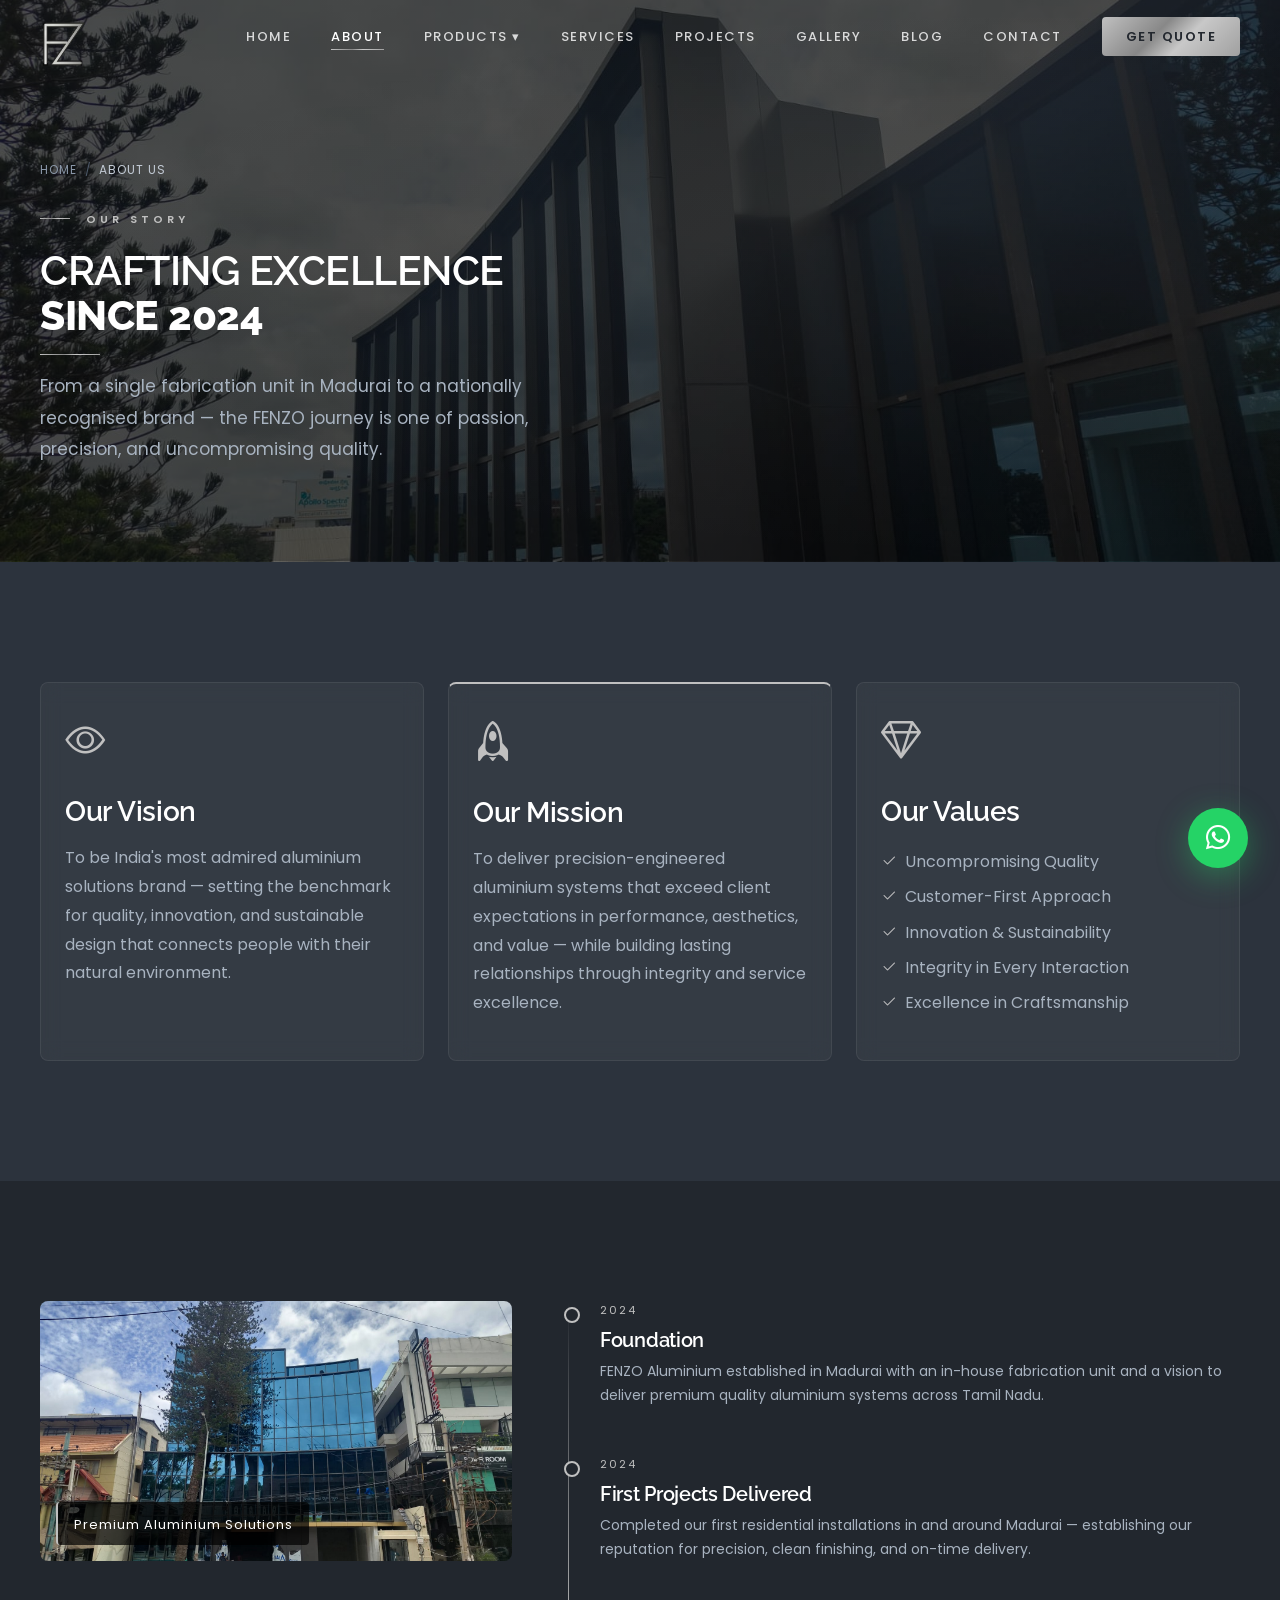
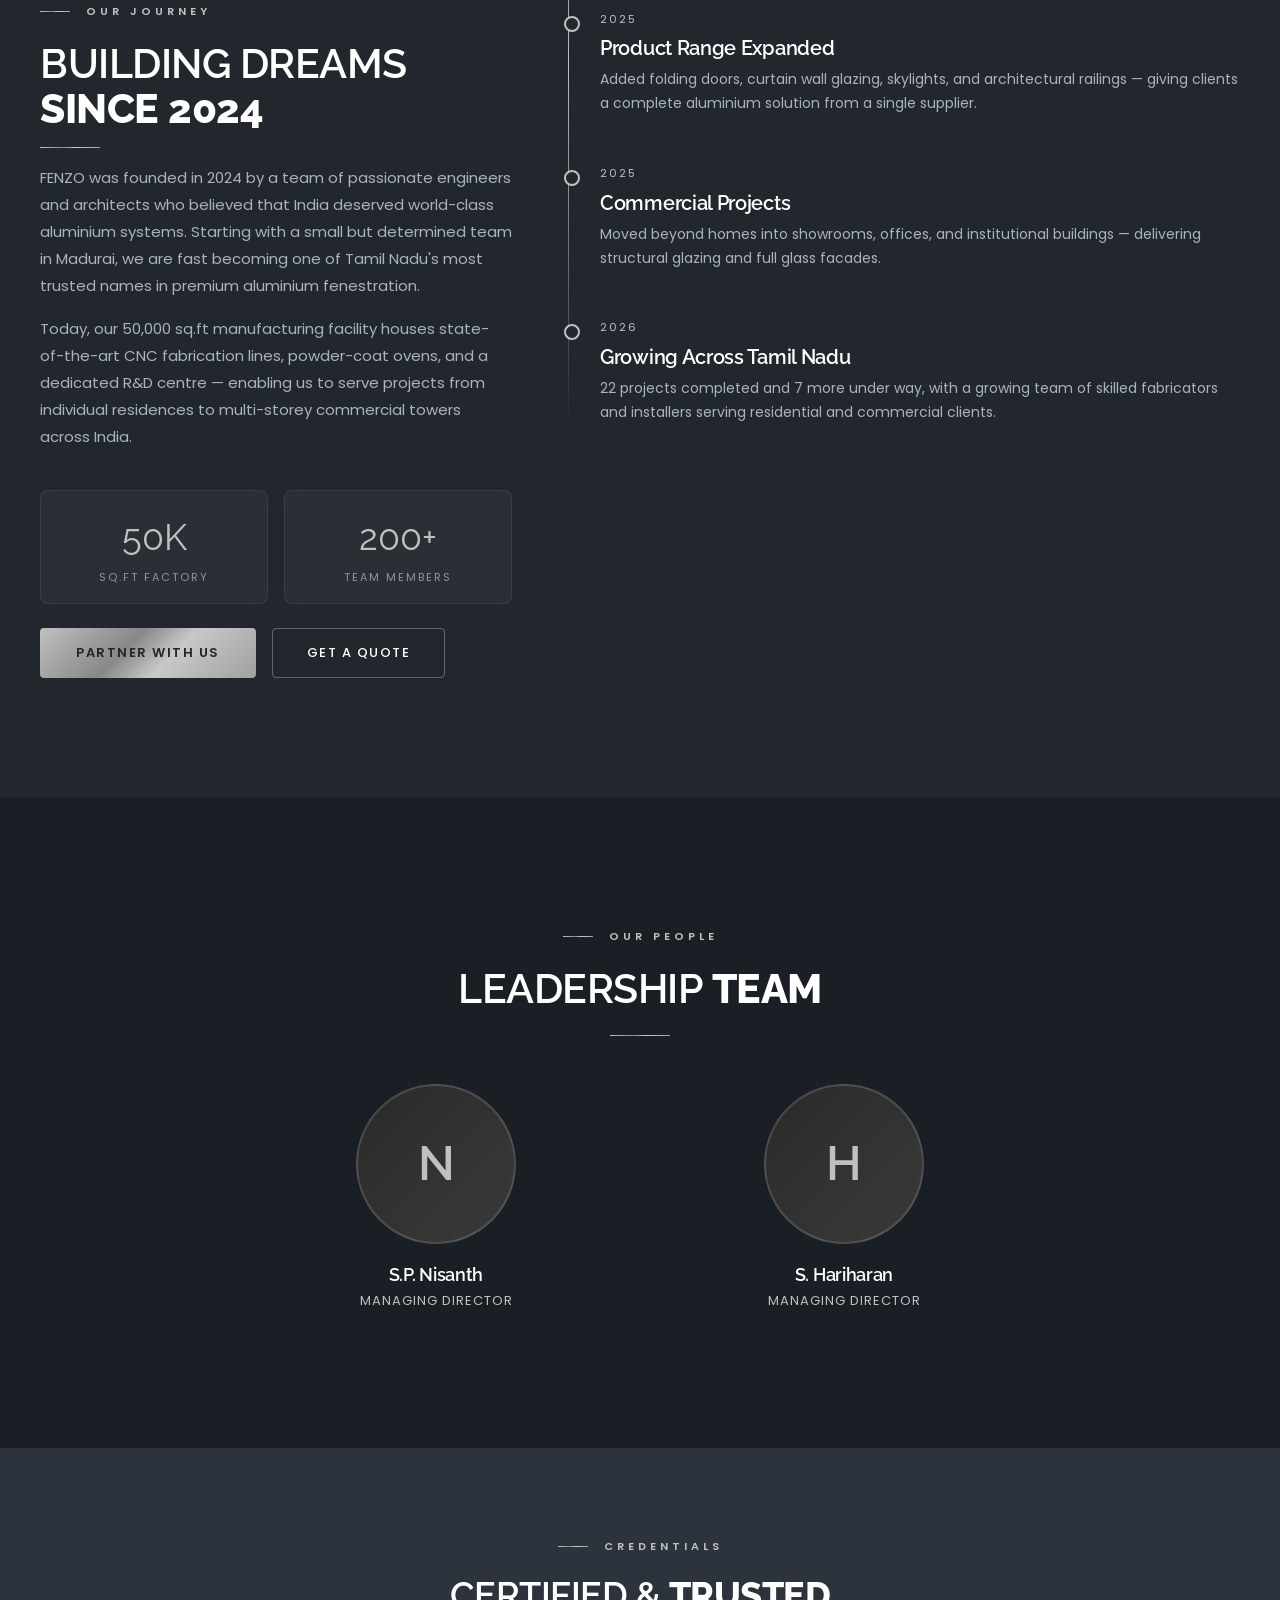
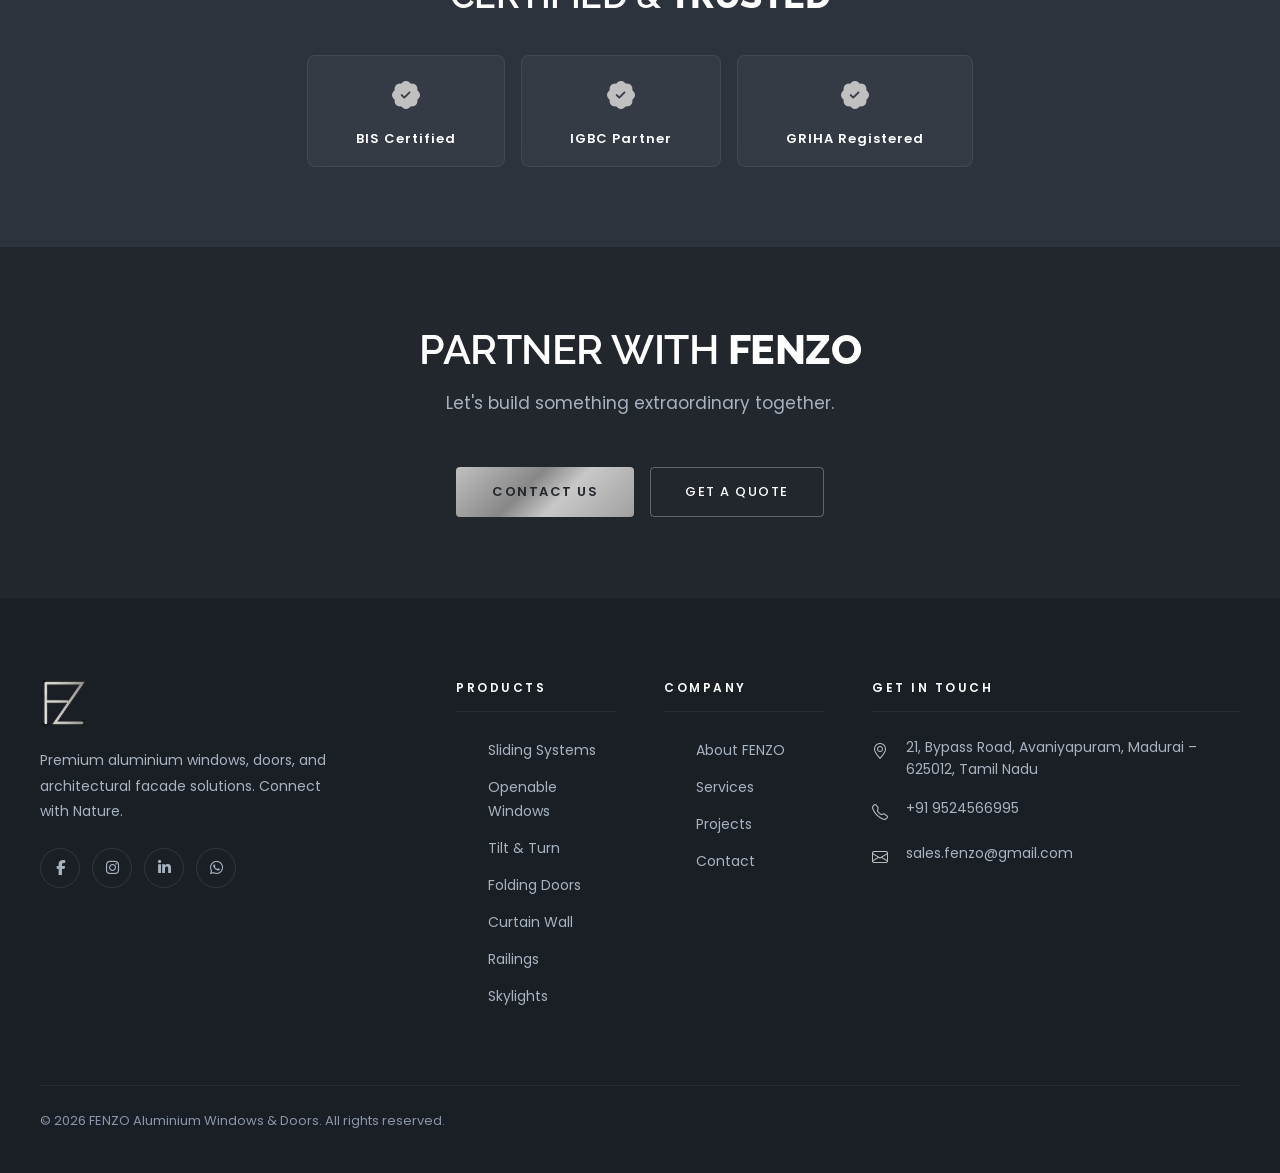
<file: about.html>
﻿<!DOCTYPE html>
<html lang="en">
<head>
  <meta charset="UTF-8">
  <meta name="viewport" content="width=device-width, initial-scale=1.0">
  <title>About FENZO | Premium Aluminium Windows & Doors Manufacturer Madurai</title>
  <meta name="description" content="Learn about FENZO Aluminium — 15+ years of manufacturing excellence. Based in Madurai, serving all of India with premium aluminium windows, doors & facade systems.">
  <link href="https://cdn.jsdelivr.net/npm/bootstrap@5.3.3/dist/css/bootstrap.min.css" rel="stylesheet">
  <link rel="stylesheet" href="https://cdn.jsdelivr.net/npm/bootstrap-icons@1.11.3/font/bootstrap-icons.min.css">
  <link rel="stylesheet" href="https://cdnjs.cloudflare.com/ajax/libs/font-awesome/6.5.0/css/all.min.css">
  <link href="https://fonts.googleapis.com/css2?family=Raleway:wght@300;400;500;600;700;800;900&family=Poppins:wght@300;400;500;600;700&display=swap" rel="stylesheet">
  <link rel="stylesheet" href="css/fenzo.css">
</head>
<body>

<div id="preloader"><div class="preloader-inner"><img src="images/logo1.png" alt="FENZO" class="preloader-logo"><div class="preloader-bar"><div class="preloader-bar-fill"></div></div></div></div>

<nav class="navbar-fenzo">
  <div class="nav-inner">
    <a href="index.html" class="nav-logo"><img src="images/logo1.png" alt="FENZO Aluminium"></a>
    <ul class="nav-links">
      <li><a href="index.html">Home</a></li>
      <li><a href="about.html" class="active">About</a></li>
      <li class="nav-dropdown"><a href="products.html">Products ▾</a>
        <ul class="nav-dropdown-menu"><li><a href="products.html#sliding">Sliding Systems</a></li><li><a href="products.html#openable">Openable Windows</a></li><li><a href="products.html#tilt-turn">Tilt &amp; Turn</a></li><li><a href="products.html#folding">Folding Doors</a></li><li><a href="products.html#curtain-wall">Curtain Wall</a></li><li><a href="products.html#railings">Railings</a></li><li><a href="products.html#skylights">Skylights</a></li></ul>
      </li>
      <li><a href="services.html">Services</a></li>
      <li><a href="projects.html">Projects</a></li>
      <li><a href="gallery.html">Gallery</a></li>
      <li><a href="blog.html">Blog</a></li>
      <li><a href="contact.html">Contact</a></li>
      <li><a href="quote.html" class="nav-cta">Get Quote</a></li>
    </ul>
    <button class="nav-hamburger"><span></span><span></span><span></span></button>
  </div>
</nav>
<div class="mobile-nav-overlay"></div>
<div class="mobile-nav"><button class="mobile-nav-close" aria-label="Close">&times;</button><a href="index.html" style="display:block;margin-bottom:24px;"><img src="images/logo1.png" alt="FENZO" style="height:40px;"></a><ul><li><a href="index.html">Home</a></li><li><a href="about.html">About Us</a></li><li class="has-sub"><a href="#">Products</a><ul><li><a href="products.html#sliding">Sliding Systems</a></li><li><a href="products.html#openable">Openable Windows</a></li><li><a href="products.html#tilt-turn">Tilt &amp; Turn</a></li><li><a href="products.html#folding">Folding Doors</a></li><li><a href="products.html#curtain-wall">Curtain Wall</a></li><li><a href="products.html#railings">Railings</a></li><li><a href="products.html#skylights">Skylights</a></li></ul></li><li><a href="services.html">Services</a></li><li><a href="projects.html">Projects</a></li><li><a href="gallery.html">Gallery</a></li><li><a href="blog.html">Blog</a></li><li><a href="contact.html">Contact</a></li><li><a href="quote.html" style="color:#c0c0c0;font-weight:700;">Get Free Quote →</a></li></ul><div style="margin-top:40px;padding-top:24px;border-top:1px solid rgba(255,255,255,0.08);"><a href="tel:+919524566995" style="color:#c0c0c0;font-size:15px;display:block;margin-bottom:8px;"><i class="bi bi-telephone me-2"></i>+91 9524566995</a><a href="mailto:sales.fenzo@gmail.com" style="color:#c0c0c0;font-size:14px;"><i class="bi bi-envelope me-2"></i>sales.fenzo@gmail.com</a></div></div>

<!-- Page Hero -->
<section class="page-hero" style="background:linear-gradient(rgba(0,0,0,0.68),rgba(0,0,0,0.68)) center/cover, url('images/assets/im1.jpg') center/cover no-repeat;">
  <div class="container-fenzo">
    <div class="page-hero-content">
      <nav class="breadcrumb-fenzo"><a href="index.html">Home</a><span>/</span><span class="current">About Us</span></nav>
      <p class="section-eyebrow">Our Story</p>
      <h1 class="section-title">Crafting Excellence<br><span>Since 2024</span></h1>
      <div class="section-divider"></div>
      <p class="section-desc">From a single fabrication unit in Madurai to a nationally recognised brand — the FENZO journey is one of passion, precision, and uncompromising quality.</p>
    </div>
  </div>
</section>

<!-- Vision Mission Values -->
<section class="section-pad bg-charcoal">
  <div class="container-fenzo">
    <div class="row g-4">
      <div class="col-lg-4 reveal">
        <div class="glass-card p-4 h-100">
          <i class="bi bi-eye" style="font-size:40px;color:var(--color-silver);display:block;margin-bottom:20px;"></i>
          <h3 style="font-size:28px;margin-bottom:16px;">Our Vision</h3>
          <p style="color:var(--color-grey-400);line-height:1.8;">To be India's most admired aluminium solutions brand — setting the benchmark for quality, innovation, and sustainable design that connects people with their natural environment.</p>
        </div>
      </div>
      <div class="col-lg-4 reveal">
        <div class="glass-card p-4 h-100" style="border-top:2px solid var(--color-silver);">
          <i class="bi bi-rocket" style="font-size:40px;color:var(--color-silver);display:block;margin-bottom:20px;"></i>
          <h3 style="font-size:28px;margin-bottom:16px;">Our Mission</h3>
          <p style="color:var(--color-grey-400);line-height:1.8;">To deliver precision-engineered aluminium systems that exceed client expectations in performance, aesthetics, and value — while building lasting relationships through integrity and service excellence.</p>
        </div>
      </div>
      <div class="col-lg-4 reveal">
        <div class="glass-card p-4 h-100">
          <i class="bi bi-gem" style="font-size:40px;color:var(--color-silver);display:block;margin-bottom:20px;"></i>
          <h3 style="font-size:28px;margin-bottom:16px;">Our Values</h3>
          <ul style="color:var(--color-grey-400);line-height:2.2;list-style:none;padding:0;">
            <li><i class="bi bi-check2 text-silver me-2"></i>Uncompromising Quality</li>
            <li><i class="bi bi-check2 text-silver me-2"></i>Customer-First Approach</li>
            <li><i class="bi bi-check2 text-silver me-2"></i>Innovation &amp; Sustainability</li>
            <li><i class="bi bi-check2 text-silver me-2"></i>Integrity in Every Interaction</li>
            <li><i class="bi bi-check2 text-silver me-2"></i>Excellence in Craftsmanship</li>
          </ul>
        </div>
      </div>
    </div>
  </div>
</section>

<!-- Story + Timeline -->
<section class="section-pad">
  <div class="container-fenzo">
    <div class="row g-5 align-items-start">
      <div class="col-lg-5 reveal-left">
        <div style="margin-bottom:32px;border-radius:8px;overflow:hidden;position:relative;">
          <img src="images/assets/im2.jpg" alt="FENZO Building" style="width:100%;height:260px;object-fit:cover;display:block;">
          <div style="position:absolute;bottom:16px;left:16px;background:rgba(0,0,0,0.7);padding:8px 16px;border-radius:4px;border-left:2px solid var(--color-silver);">
            <span style="color:#fff;font-size:13px;letter-spacing:1px;">Premium Aluminium Solutions</span>
          </div>
        </div>
        <p class="section-eyebrow">Our Journey</p>
        <h2 class="section-title">Building Dreams<br><span>Since 2024</span></h2>
        <div class="section-divider"></div>
        <p style="color:var(--color-grey-400);line-height:1.8;font-size:15px;">FENZO was founded in 2024 by a team of passionate engineers and architects who believed that India deserved world-class aluminium systems. Starting with a small but determined team in Madurai, we are fast becoming one of Tamil Nadu's most trusted names in premium aluminium fenestration.</p>
        <p style="color:var(--color-grey-400);line-height:1.8;font-size:15px;margin-top:16px;">Today, our 50,000 sq.ft manufacturing facility houses state-of-the-art CNC fabrication lines, powder-coat ovens, and a dedicated R&amp;D centre — enabling us to serve projects from individual residences to multi-storey commercial towers across India.</p>
        <div class="row g-3 mt-4">
          <div class="col-6"><div class="glass-card p-3 text-center"><div style="font-size:36px;font-family:var(--font-display);color:var(--color-silver);">50K</div><div style="font-size:11px;letter-spacing:2px;text-transform:uppercase;color:var(--color-grey-500);">Sq.ft Factory</div></div></div>
          <div class="col-6"><div class="glass-card p-3 text-center"><div style="font-size:36px;font-family:var(--font-display);color:var(--color-silver);">200+</div><div style="font-size:11px;letter-spacing:2px;text-transform:uppercase;color:var(--color-grey-500);">Team Members</div></div></div>
        </div>
        <div class="mt-4"><a href="contact.html" class="btn-fenzo-primary me-3">Partner With Us</a><a href="quote.html" class="btn-fenzo-outline">Get a Quote</a></div>
      </div>
      <div class="col-lg-7 reveal-right">
        <div class="timeline">
          <div class="timeline-item"><div class="timeline-dot"></div><p class="timeline-year">2024</p><h4 class="timeline-title">Foundation</h4><p class="timeline-desc">FENZO Aluminium established in Madurai with an in-house fabrication unit and a vision to deliver premium quality aluminium systems across Tamil Nadu.</p></div>
          <div class="timeline-item"><div class="timeline-dot"></div><p class="timeline-year">2024</p><h4 class="timeline-title">First Projects Delivered</h4><p class="timeline-desc">Completed our first residential installations in and around Madurai — establishing our reputation for precision, clean finishing, and on-time delivery.</p></div>
          <div class="timeline-item"><div class="timeline-dot"></div><p class="timeline-year">2025</p><h4 class="timeline-title">Product Range Expanded</h4><p class="timeline-desc">Added folding doors, curtain wall glazing, skylights, and architectural railings — giving clients a complete aluminium solution from a single supplier.</p></div>
          <div class="timeline-item"><div class="timeline-dot"></div><p class="timeline-year">2025</p><h4 class="timeline-title">Commercial Projects</h4><p class="timeline-desc">Moved beyond homes into showrooms, offices, and institutional buildings — delivering structural glazing and full glass facades.</p></div>
          <div class="timeline-item"><div class="timeline-dot"></div><p class="timeline-year">2026</p><h4 class="timeline-title">Growing Across Tamil Nadu</h4><p class="timeline-desc">22 projects completed and 7 more under way, with a growing team of skilled fabricators and installers serving residential and commercial clients.</p></div>
        </div>
      </div>
    </div>
  </div>
</section>

<!-- Leadership -->
<section class="section-pad bg-darker">
  <div class="container-fenzo">
    <div class="text-center mb-5 reveal">
      <p class="section-eyebrow" style="justify-content:center;">Our People</p>
      <h2 class="section-title center">Leadership <span>Team</span></h2>
      <div class="section-divider center"></div>
    </div>
    <div class="row g-4 stagger-children justify-content-center">
      <div class="col-lg-4 col-md-6">
        <div class="team-card">
          <div style="width:160px;height:160px;border-radius:50%;background:linear-gradient(135deg,#2a2a2a,#3a3a3a);margin:0 auto 20px;display:flex;align-items:center;justify-content:center;border:2px solid rgba(192,192,192,0.2);">
            <span style="font-family:var(--font-display);font-size:48px;font-weight:600;color:var(--color-silver);">N</span>
          </div>
          <h4 class="team-name">S.P. Nisanth</h4>
          <p class="team-role">Managing Director</p>
        </div>
      </div>
      <div class="col-lg-4 col-md-6">
        <div class="team-card">
          <div style="width:160px;height:160px;border-radius:50%;background:linear-gradient(135deg,#2a2a2a,#3a3a3a);margin:0 auto 20px;display:flex;align-items:center;justify-content:center;border:2px solid rgba(192,192,192,0.2);">
            <span style="font-family:var(--font-display);font-size:48px;font-weight:600;color:var(--color-silver);">H</span>
          </div>
          <h4 class="team-name">S. Hariharan</h4>
          <p class="team-role">Managing Director</p>
        </div>
      </div>
    </div>
  </div>
</section>

<!-- Certifications -->
<section class="section-pad-sm bg-charcoal">
  <div class="container-fenzo text-center">
    <p class="section-eyebrow" style="justify-content:center;">Credentials</p>
    <h3 class="section-title center reveal" style="font-size:36px;">Certified &amp; <span>Trusted</span></h3>
    <div class="row g-3 justify-content-center mt-4 stagger-children">
      <div class="col-auto"><div class="glass-card px-5 py-3 text-center"><i class="bi bi-patch-check-fill text-silver" style="font-size:28px;"></i><p style="margin:8px 0 0;font-size:13px;font-weight:600;letter-spacing:1px;color:var(--color-white);">BIS Certified</p></div></div>
      <div class="col-auto"><div class="glass-card px-5 py-3 text-center"><i class="bi bi-patch-check-fill text-silver" style="font-size:28px;"></i><p style="margin:8px 0 0;font-size:13px;font-weight:600;letter-spacing:1px;color:var(--color-white);">IGBC Partner</p></div></div>
      <div class="col-auto"><div class="glass-card px-5 py-3 text-center"><i class="bi bi-patch-check-fill text-silver" style="font-size:28px;"></i><p style="margin:8px 0 0;font-size:13px;font-weight:600;letter-spacing:1px;color:var(--color-white);">GRIHA Registered</p></div></div>
    </div>
  </div>
</section>

<!-- CTA -->
<section class="section-pad-sm text-center">
  <div class="container-fenzo">
    <h2 class="section-title reveal">Partner with <span>FENZO</span></h2>
    <p class="section-desc center reveal mt-3">Let's build something extraordinary together.</p>
    <div class="mt-5 reveal"><a href="contact.html" class="btn-fenzo-primary me-3">Contact Us</a><a href="quote.html" class="btn-fenzo-outline">Get a Quote</a></div>
  </div>
</section>

<!-- Footer -->
<footer class="footer">
  <div class="container-fenzo">
    <div class="row g-5">
      <div class="col-lg-4 col-md-6">
        <img src="images/logo1.png" alt="FENZO Aluminium" class="footer-logo">
        <p class="footer-desc">Premium aluminium windows, doors, and architectural facade solutions. Connect with Nature.</p>
        <div class="footer-social">
          <a href="#"><i class="fab fa-facebook-f"></i></a><a href="#"><i class="fab fa-instagram"></i></a>
          <a href="#"><i class="fab fa-linkedin-in"></i></a><a href="https://wa.me/919524566995" target="_blank"><i class="fab fa-whatsapp"></i></a>
        </div>
      </div>
      <div class="col-lg-2 col-md-3 col-6">
        <p class="footer-heading">Products</p><ul class="footer-links"><li><a href="products.html#sliding">Sliding Systems</a></li><li><a href="products.html#openable">Openable Windows</a></li><li><a href="products.html#tilt-turn">Tilt &amp; Turn</a></li><li><a href="products.html#folding">Folding Doors</a></li><li><a href="products.html#curtain-wall">Curtain Wall</a></li><li><a href="products.html#railings">Railings</a></li><li><a href="products.html#skylights">Skylights</a></li></ul>
      </div>
      <div class="col-lg-2 col-md-3 col-6">
        <p class="footer-heading">Company</p>
        <ul class="footer-links">
          <li><a href="about.html">About FENZO</a></li><li><a href="services.html">Services</a></li>
          <li><a href="projects.html">Projects</a></li><li><a href="contact.html">Contact</a></li>
        </ul>
      </div>
      <div class="col-lg-4 col-md-6">
        <p class="footer-heading">Get in Touch</p>
        <div class="footer-contact-item"><i class="bi bi-geo-alt footer-contact-icon"></i><div class="footer-contact-text">21, Bypass Road, Avaniyapuram, Madurai – 625012, Tamil Nadu</div></div>
        <div class="footer-contact-item"><i class="bi bi-telephone footer-contact-icon"></i><div class="footer-contact-text"><a href="tel:+919524566995">+91 9524566995</a></div></div>
        <div class="footer-contact-item"><i class="bi bi-envelope footer-contact-icon"></i><div class="footer-contact-text"><a href="mailto:sales.fenzo@gmail.com">sales.fenzo@gmail.com</a></div></div>
      </div>
    </div>
  </div>
  <div class="container-fenzo"><div class="footer-bottom"><p class="footer-bottom-text">&copy; 2026 FENZO Aluminium Windows &amp; Doors. All rights reserved.</p></div></div>
</footer>

<a href="https://wa.me/919524566995?text=Hello%20FENZO%2C%20I%20am%20interested%20in%20your%20aluminium%20products." class="whatsapp-float" target="_blank"><i class="fab fa-whatsapp"></i><span class="wa-tooltip">Chat with us!</span></a>

<script src="https://cdn.jsdelivr.net/npm/bootstrap@5.3.3/dist/js/bootstrap.bundle.min.js"></script>
<script src="js/fenzo.js"></script>
</body>
</html>
</file>
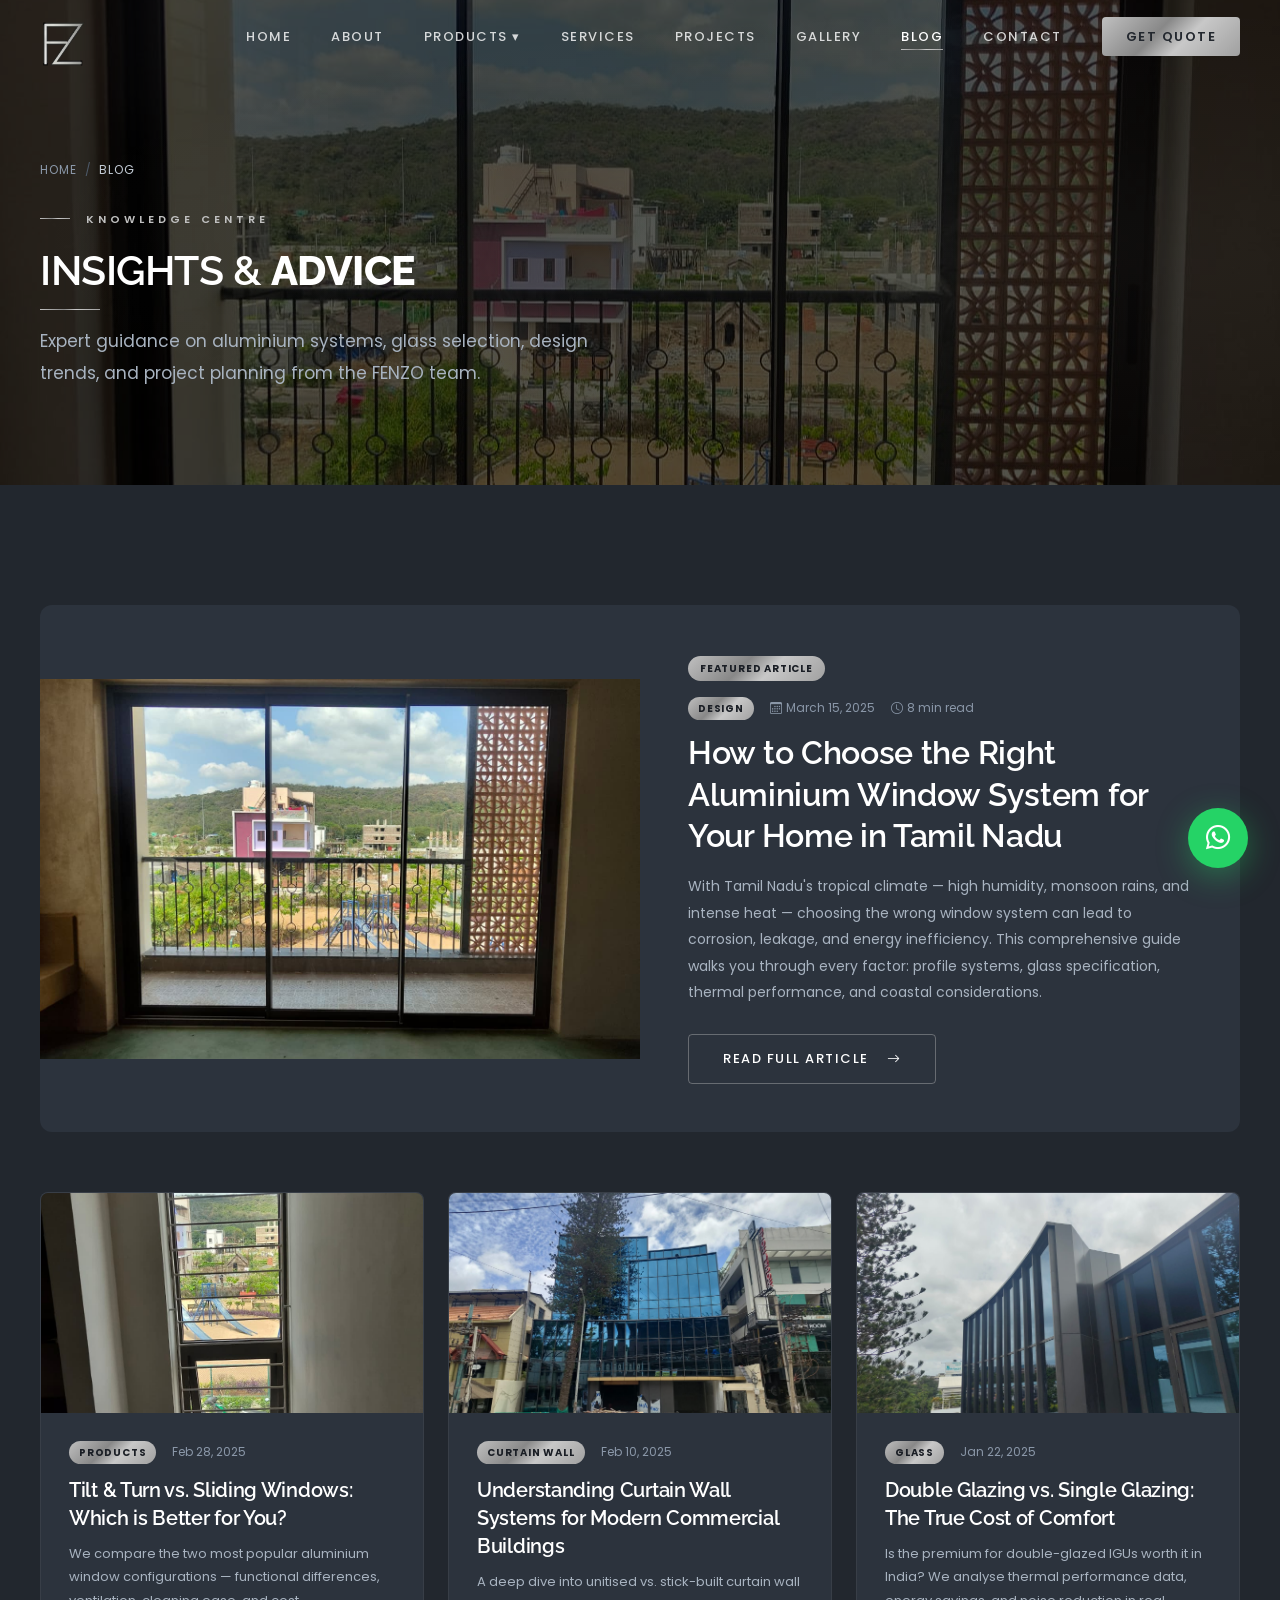
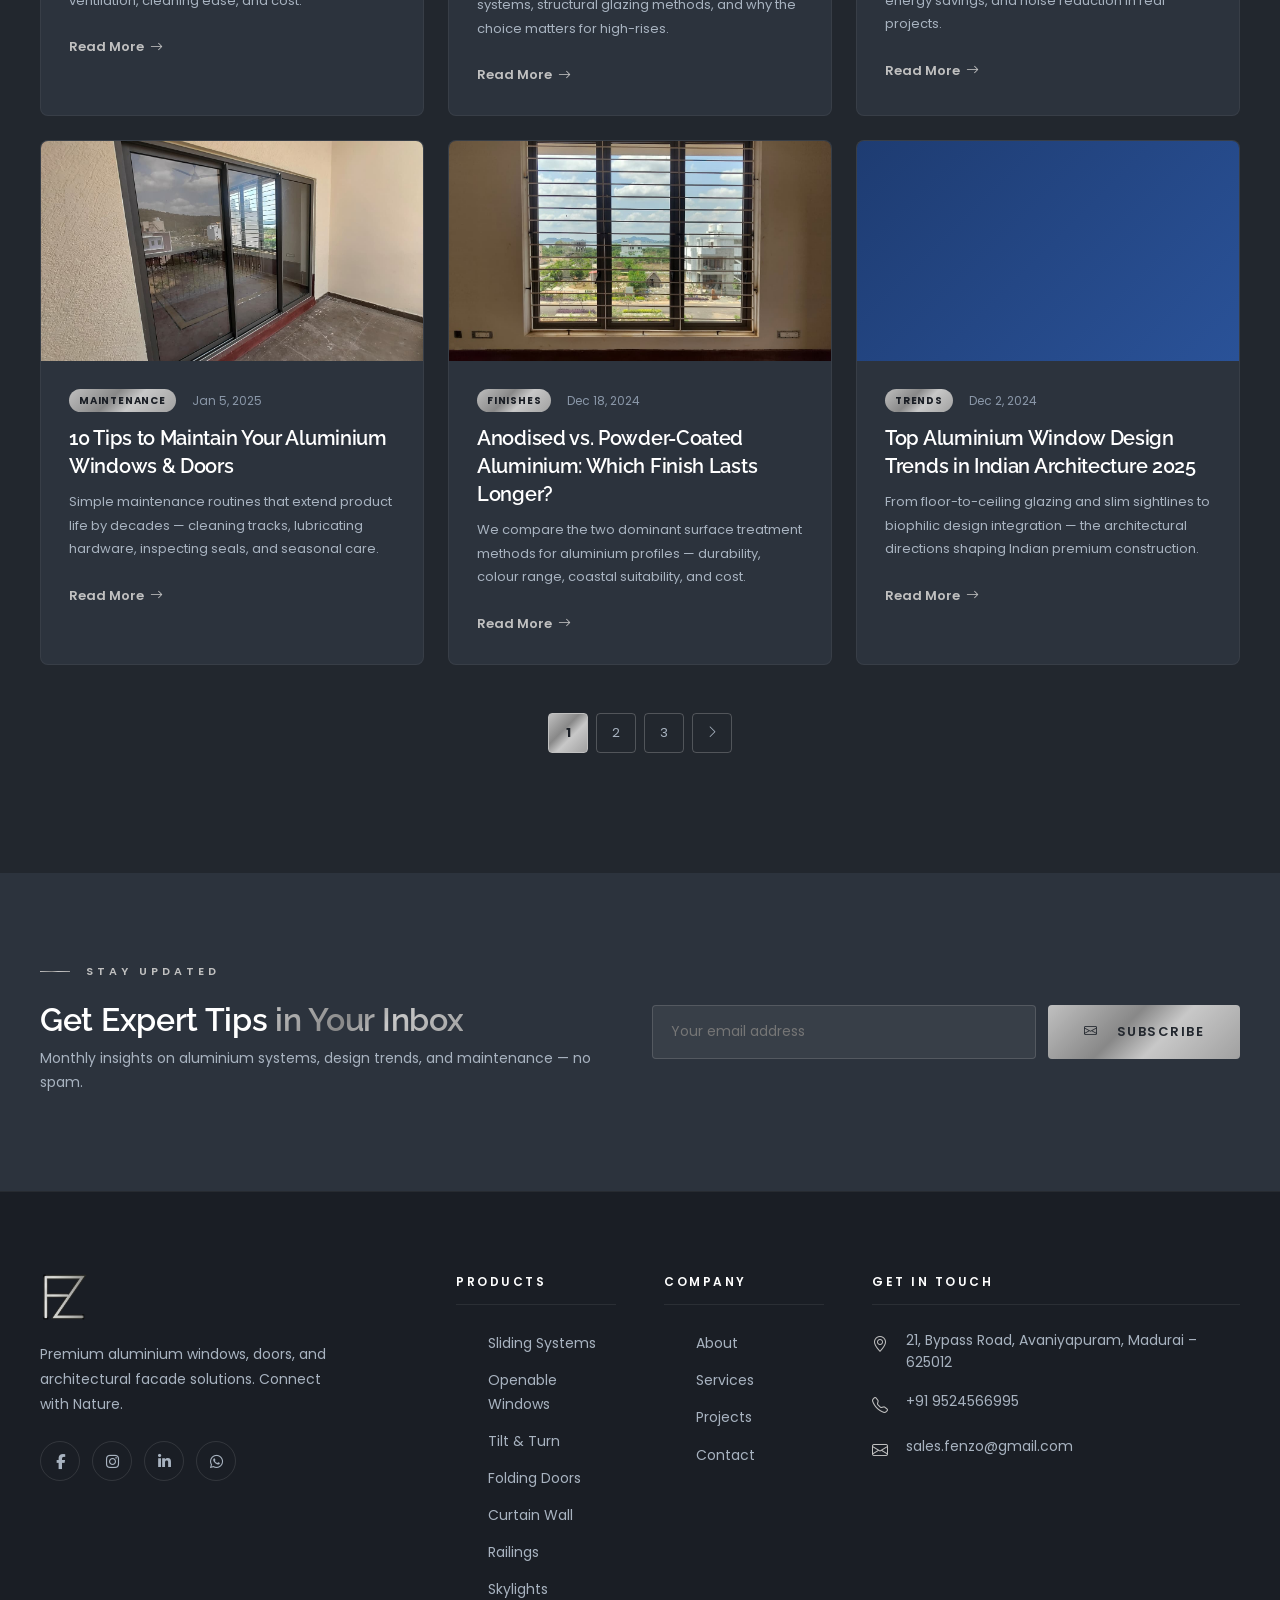
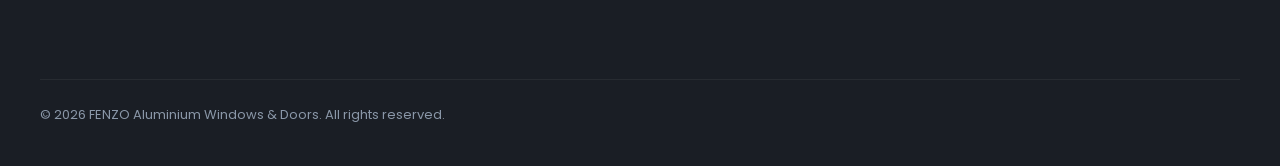
<file: blog.html>
﻿<!DOCTYPE html>
<html lang="en">
<head>
  <meta charset="UTF-8"><meta name="viewport" content="width=device-width, initial-scale=1.0">
  <title>Blog | FENZO Aluminium Windows & Doors Madurai</title>
  <meta name="description" content="Expert insights on aluminium windows, doors, curtain walls, glass selection, and building design from the FENZO team in Madurai.">
  <link href="https://cdn.jsdelivr.net/npm/bootstrap@5.3.3/dist/css/bootstrap.min.css" rel="stylesheet">
  <link rel="stylesheet" href="https://cdn.jsdelivr.net/npm/bootstrap-icons@1.11.3/font/bootstrap-icons.min.css">
  <link rel="stylesheet" href="https://cdnjs.cloudflare.com/ajax/libs/font-awesome/6.5.0/css/all.min.css">
  <link href="https://fonts.googleapis.com/css2?family=Raleway:wght@300;400;500;600;700;800;900&family=Poppins:wght@300;400;500;600;700&display=swap" rel="stylesheet">
  <link rel="stylesheet" href="css/fenzo.css">
  <style>
    .blog-card { background:var(--color-charcoal); border-radius:8px; overflow:hidden; transition:transform 0.3s, box-shadow 0.3s; height:100%; }
    .blog-card:hover { transform:translateY(-4px); box-shadow:0 20px 60px rgba(0,0,0,0.5); }
    .blog-thumb { height:220px; overflow:hidden; }
    .blog-thumb-img { width:100%; height:100%; display:block; transition:transform 0.5s; }
    .blog-card:hover .blog-thumb-img { transform:scale(1.06); }
    .blog-body { padding:28px; }
    .blog-meta { display:flex; gap:16px; align-items:center; margin-bottom:12px; flex-wrap:wrap; }
    .blog-tag { font-size:10px; font-weight:700; text-transform:uppercase; letter-spacing:0.08em; padding:3px 10px; border-radius:20px; background:var(--gradient-metal); color:var(--color-black); }
    .blog-date { font-size:12px; color:var(--color-grey-500); }
    .blog-title { font-size:20px; color:var(--color-white); margin-bottom:10px; line-height:1.4; font-family:'Raleway',sans-serif; font-weight:600; }
    .blog-title a { color:inherit; text-decoration:none; }
    .blog-title a:hover { color:var(--color-silver); }
    .blog-excerpt { font-size:13px; color:var(--color-grey-400); line-height:1.8; margin-bottom:20px; }
    .blog-read-more { font-size:13px; color:var(--color-silver); font-weight:600; text-decoration:none; display:inline-flex; align-items:center; gap:6px; transition:gap 0.2s; }
    .blog-read-more:hover { gap:10px; color:var(--color-white); }
    .featured-post { background:var(--color-charcoal); border-radius:12px; overflow:hidden; margin-bottom:60px; }
    .featured-badge { display:inline-block; background:var(--gradient-metal); color:var(--color-black); font-size:10px; font-weight:700; padding:4px 12px; border-radius:20px; text-transform:uppercase; letter-spacing:0.08em; margin-bottom:16px; }
  </style>
</head>
<body>
<div id="preloader"><div class="preloader-inner"><img src="images/logo1.png" alt="FENZO" class="preloader-logo"><div class="preloader-bar"><div class="preloader-bar-fill"></div></div></div></div>

<nav class="navbar-fenzo">
  <div class="nav-inner">
    <a href="index.html" class="nav-logo"><img src="images/logo1.png" alt="FENZO Aluminium"></a>
    <ul class="nav-links">
      <li><a href="index.html">Home</a></li><li><a href="about.html">About</a></li>
      <li class="nav-dropdown"><a href="products.html">Products ▾</a><ul class="nav-dropdown-menu"><li><a href="products.html#sliding">Sliding Systems</a></li><li><a href="products.html#openable">Openable Windows</a></li><li><a href="products.html#tilt-turn">Tilt &amp; Turn</a></li><li><a href="products.html#folding">Folding Doors</a></li><li><a href="products.html#curtain-wall">Curtain Wall</a></li><li><a href="products.html#railings">Railings</a></li><li><a href="products.html#skylights">Skylights</a></li></ul></li>
      <li><a href="services.html">Services</a></li><li><a href="projects.html">Projects</a></li>
      <li><a href="gallery.html">Gallery</a></li><li><a href="blog.html" class="active">Blog</a></li>
      <li><a href="contact.html">Contact</a></li>
      <li><a href="quote.html" class="nav-cta">Get Quote</a></li>
    </ul>
    <button class="nav-hamburger"><span></span><span></span><span></span></button>
  </div>
</nav>
<div class="mobile-nav-overlay"></div>
<div class="mobile-nav"><button class="mobile-nav-close" aria-label="Close">&times;</button><a href="index.html" style="display:block;margin-bottom:24px;"><img src="images/logo1.png" alt="FENZO" style="height:40px;"></a><ul><li><a href="index.html">Home</a></li><li><a href="about.html">About Us</a></li><li class="has-sub"><a href="#">Products</a><ul><li><a href="products.html#sliding">Sliding Systems</a></li><li><a href="products.html#openable">Openable Windows</a></li><li><a href="products.html#tilt-turn">Tilt &amp; Turn</a></li><li><a href="products.html#folding">Folding Doors</a></li><li><a href="products.html#curtain-wall">Curtain Wall</a></li><li><a href="products.html#railings">Railings</a></li><li><a href="products.html#skylights">Skylights</a></li></ul></li><li><a href="services.html">Services</a></li><li><a href="projects.html">Projects</a></li><li><a href="gallery.html">Gallery</a></li><li><a href="blog.html">Blog</a></li><li><a href="contact.html">Contact</a></li><li><a href="quote.html" style="color:#c0c0c0;font-weight:700;">Get Free Quote →</a></li></ul><div style="margin-top:40px;padding-top:24px;border-top:1px solid rgba(255,255,255,0.08);"><a href="tel:+919524566995" style="color:#c0c0c0;font-size:15px;display:block;margin-bottom:8px;"><i class="bi bi-telephone me-2"></i>+91 9524566995</a><a href="mailto:sales.fenzo@gmail.com" style="color:#c0c0c0;font-size:14px;"><i class="bi bi-envelope me-2"></i>sales.fenzo@gmail.com</a></div></div>

<section class="page-hero" style="background:linear-gradient(rgba(0,0,0,0.68),rgba(0,0,0,0.68)) center/cover, url('images/assets/im7.jpg') center/cover no-repeat;">
  <div class="container-fenzo"><div class="page-hero-content">
    <nav class="breadcrumb-fenzo"><a href="index.html">Home</a><span>/</span><span class="current">Blog</span></nav>
    <p class="section-eyebrow">Knowledge Centre</p>
    <h1 class="section-title">Insights &amp; <span>Advice</span></h1>
    <div class="section-divider"></div>
    <p class="section-desc">Expert guidance on aluminium systems, glass selection, design trends, and project planning from the FENZO team.</p>
  </div></div>
</section>

<section class="section-pad">
  <div class="container-fenzo">

    <!-- Featured Post -->
    <div class="featured-post reveal">
      <div class="row g-0 align-items-center">
        <div class="col-lg-6">
          <div style="height:380px;overflow:hidden;"><img src="images/assets/im9.jpg" alt="Blog Featured" style="width:100%;height:100%;object-fit:cover;display:block;"></div>
        </div>
        <div class="col-lg-6" style="padding:48px;">
          <span class="featured-badge">Featured Article</span>
          <div class="blog-meta">
            <span class="blog-tag">Design</span>
            <span class="blog-date"><i class="bi bi-calendar3 me-1"></i>March 15, 2025</span>
            <span class="blog-date"><i class="bi bi-clock me-1"></i>8 min read</span>
          </div>
          <h2 style="font-family:'Raleway',sans-serif;font-size:32px;color:var(--color-white);margin-bottom:16px;line-height:1.3;">
            How to Choose the Right Aluminium Window System for Your Home in Tamil Nadu
          </h2>
          <p style="color:var(--color-grey-400);font-size:14px;line-height:1.9;margin-bottom:28px;">
            With Tamil Nadu's tropical climate — high humidity, monsoon rains, and intense heat — choosing the wrong window system can lead to corrosion, leakage, and energy inefficiency. This comprehensive guide walks you through every factor: profile systems, glass specification, thermal performance, and coastal considerations.
          </p>
          <a href="#" class="btn-fenzo-outline">Read Full Article <i class="bi bi-arrow-right ms-2"></i></a>
        </div>
      </div>
    </div>

    <!-- Blog Grid -->
    <div class="row g-4">

      <div class="col-lg-4 col-md-6 reveal">
        <div class="blog-card">
          <div class="blog-thumb">
            <div class="blog-thumb-img" style="background-image:url('images/assets/im6.jpg');background-size:cover;background-position:center;"></div>
          </div>
          <div class="blog-body">
            <div class="blog-meta">
              <span class="blog-tag">Products</span>
              <span class="blog-date">Feb 28, 2025</span>
            </div>
            <h3 class="blog-title"><a href="#">Tilt &amp; Turn vs. Sliding Windows: Which is Better for You?</a></h3>
            <p class="blog-excerpt">We compare the two most popular aluminium window configurations — functional differences, ventilation, cleaning ease, and cost.</p>
            <a href="#" class="blog-read-more">Read More <i class="bi bi-arrow-right"></i></a>
          </div>
        </div>
      </div>

      <div class="col-lg-4 col-md-6 reveal">
        <div class="blog-card">
          <div class="blog-thumb">
            <div class="blog-thumb-img" style="background-image:url('images/assets/im2.jpg');background-size:cover;background-position:center;"></div>
          </div>
          <div class="blog-body">
            <div class="blog-meta">
              <span class="blog-tag">Curtain Wall</span>
              <span class="blog-date">Feb 10, 2025</span>
            </div>
            <h3 class="blog-title"><a href="#">Understanding Curtain Wall Systems for Modern Commercial Buildings</a></h3>
            <p class="blog-excerpt">A deep dive into unitised vs. stick-built curtain wall systems, structural glazing methods, and why the choice matters for high-rises.</p>
            <a href="#" class="blog-read-more">Read More <i class="bi bi-arrow-right"></i></a>
          </div>
        </div>
      </div>

      <div class="col-lg-4 col-md-6 reveal">
        <div class="blog-card">
          <div class="blog-thumb">
            <div class="blog-thumb-img" style="background-image:url('images/assets/im1.jpg');background-size:cover;background-position:center;"></div>
          </div>
          <div class="blog-body">
            <div class="blog-meta">
              <span class="blog-tag">Glass</span>
              <span class="blog-date">Jan 22, 2025</span>
            </div>
            <h3 class="blog-title"><a href="#">Double Glazing vs. Single Glazing: The True Cost of Comfort</a></h3>
            <p class="blog-excerpt">Is the premium for double-glazed IGUs worth it in India? We analyse thermal performance data, energy savings, and noise reduction in real projects.</p>
            <a href="#" class="blog-read-more">Read More <i class="bi bi-arrow-right"></i></a>
          </div>
        </div>
      </div>

      <div class="col-lg-4 col-md-6 reveal">
        <div class="blog-card">
          <div class="blog-thumb">
            <div class="blog-thumb-img" style="background-image:url('images/assets/im5.jpg');background-size:cover;background-position:center;"></div>
          </div>
          <div class="blog-body">
            <div class="blog-meta">
              <span class="blog-tag">Maintenance</span>
              <span class="blog-date">Jan 5, 2025</span>
            </div>
            <h3 class="blog-title"><a href="#">10 Tips to Maintain Your Aluminium Windows &amp; Doors</a></h3>
            <p class="blog-excerpt">Simple maintenance routines that extend product life by decades — cleaning tracks, lubricating hardware, inspecting seals, and seasonal care.</p>
            <a href="#" class="blog-read-more">Read More <i class="bi bi-arrow-right"></i></a>
          </div>
        </div>
      </div>

      <div class="col-lg-4 col-md-6 reveal">
        <div class="blog-card">
          <div class="blog-thumb">
            <div class="blog-thumb-img" style="background-image:url('images/assets/im3.jpg');background-size:cover;background-position:center;"></div>
          </div>
          <div class="blog-body">
            <div class="blog-meta">
              <span class="blog-tag">Finishes</span>
              <span class="blog-date">Dec 18, 2024</span>
            </div>
            <h3 class="blog-title"><a href="#">Anodised vs. Powder-Coated Aluminium: Which Finish Lasts Longer?</a></h3>
            <p class="blog-excerpt">We compare the two dominant surface treatment methods for aluminium profiles — durability, colour range, coastal suitability, and cost.</p>
            <a href="#" class="blog-read-more">Read More <i class="bi bi-arrow-right"></i></a>
          </div>
        </div>
      </div>

      <div class="col-lg-4 col-md-6 reveal">
        <div class="blog-card">
          <div class="blog-thumb">
            <div class="blog-thumb-img" style="background:linear-gradient(135deg,#1e3c72,#2a5298);"></div>
          </div>
          <div class="blog-body">
            <div class="blog-meta">
              <span class="blog-tag">Trends</span>
              <span class="blog-date">Dec 2, 2024</span>
            </div>
            <h3 class="blog-title"><a href="#">Top Aluminium Window Design Trends in Indian Architecture 2025</a></h3>
            <p class="blog-excerpt">From floor-to-ceiling glazing and slim sightlines to biophilic design integration — the architectural directions shaping Indian premium construction.</p>
            <a href="#" class="blog-read-more">Read More <i class="bi bi-arrow-right"></i></a>
          </div>
        </div>
      </div>

    </div>

    <!-- Pagination -->
    <div class="text-center mt-5">
      <div style="display:inline-flex;gap:8px;">
        <a href="#" style="width:40px;height:40px;border:1px solid var(--color-silver);border-radius:4px;display:flex;align-items:center;justify-content:center;color:var(--color-white);text-decoration:none;font-size:13px;background:var(--gradient-metal);color:var(--color-black);font-weight:700;">1</a>
        <a href="#" style="width:40px;height:40px;border:1px solid rgba(192,192,192,0.3);border-radius:4px;display:flex;align-items:center;justify-content:center;color:var(--color-grey-400);text-decoration:none;font-size:13px;">2</a>
        <a href="#" style="width:40px;height:40px;border:1px solid rgba(192,192,192,0.3);border-radius:4px;display:flex;align-items:center;justify-content:center;color:var(--color-grey-400);text-decoration:none;font-size:13px;">3</a>
        <a href="#" style="width:40px;height:40px;border:1px solid rgba(192,192,192,0.3);border-radius:4px;display:flex;align-items:center;justify-content:center;color:var(--color-grey-400);text-decoration:none;font-size:13px;"><i class="bi bi-chevron-right"></i></a>
      </div>
    </div>
  </div>
</section>

<!-- Newsletter -->
<section class="section-pad-sm bg-charcoal">
  <div class="container-fenzo">
    <div class="row align-items-center g-4">
      <div class="col-lg-6">
        <p class="section-eyebrow">Stay Updated</p>
        <h3 style="font-size:32px;color:var(--color-white);">Get Expert Tips <span class="text-gradient">in Your Inbox</span></h3>
        <p style="color:var(--color-grey-400);font-size:14px;margin-top:8px;">Monthly insights on aluminium systems, design trends, and maintenance — no spam.</p>
      </div>
      <div class="col-lg-6">
        <form onsubmit="event.preventDefault();this.innerHTML='<p style=\'color:#2ecc71;margin:0;\'>✓ Thank you for subscribing!</p>';" style="display:flex;gap:12px;flex-wrap:wrap;">
          <input type="email" placeholder="Your email address" required style="flex:1;min-width:220px;background:rgba(255,255,255,0.06);border:1px solid rgba(192,192,192,0.2);color:var(--color-white);padding:14px 18px;border-radius:4px;font-size:14px;font-family:'Poppins',sans-serif;">
          <button type="submit" class="btn-fenzo-primary" style="white-space:nowrap;"><i class="bi bi-envelope me-2"></i>Subscribe</button>
        </form>
      </div>
    </div>
  </div>
</section>

<footer class="footer">
  <div class="container-fenzo">
    <div class="row g-5">
      <div class="col-lg-4"><img src="images/logo1.png" alt="FENZO" class="footer-logo"><p class="footer-desc">Premium aluminium windows, doors, and architectural facade solutions. Connect with Nature.</p><div class="footer-social"><a href="#"><i class="fab fa-facebook-f"></i></a><a href="#"><i class="fab fa-instagram"></i></a><a href="#"><i class="fab fa-linkedin-in"></i></a><a href="https://wa.me/919524566995" target="_blank"><i class="fab fa-whatsapp"></i></a></div></div>
      <div class="col-lg-2 col-6"><p class="footer-heading">Products</p><ul class="footer-links"><li><a href="products.html#sliding">Sliding Systems</a></li><li><a href="products.html#openable">Openable Windows</a></li><li><a href="products.html#tilt-turn">Tilt &amp; Turn</a></li><li><a href="products.html#folding">Folding Doors</a></li><li><a href="products.html#curtain-wall">Curtain Wall</a></li><li><a href="products.html#railings">Railings</a></li><li><a href="products.html#skylights">Skylights</a></li></ul></div>
      <div class="col-lg-2 col-6"><p class="footer-heading">Company</p><ul class="footer-links"><li><a href="about.html">About</a></li><li><a href="services.html">Services</a></li><li><a href="projects.html">Projects</a></li><li><a href="contact.html">Contact</a></li></ul></div>
      <div class="col-lg-4"><p class="footer-heading">Get in Touch</p><div class="footer-contact-item"><i class="bi bi-geo-alt footer-contact-icon"></i><div class="footer-contact-text">21, Bypass Road, Avaniyapuram, Madurai – 625012</div></div><div class="footer-contact-item"><i class="bi bi-telephone footer-contact-icon"></i><div class="footer-contact-text"><a href="tel:+919524566995">+91 9524566995</a></div></div><div class="footer-contact-item"><i class="bi bi-envelope footer-contact-icon"></i><div class="footer-contact-text"><a href="mailto:sales.fenzo@gmail.com">sales.fenzo@gmail.com</a></div></div></div>
    </div>
  </div>
  <div class="container-fenzo"><div class="footer-bottom"><p class="footer-bottom-text">&copy; 2026 FENZO Aluminium Windows &amp; Doors. All rights reserved.</p></div></div>
</footer>

<a href="https://wa.me/919524566995?text=Hello%20FENZO%2C%20I%20am%20interested%20in%20your%20aluminium%20products." class="whatsapp-float" target="_blank"><i class="fab fa-whatsapp"></i><span class="wa-tooltip">Chat with us!</span></a>

<script src="https://cdn.jsdelivr.net/npm/bootstrap@5.3.3/dist/js/bootstrap.bundle.min.js"></script>
<script src="js/fenzo.js"></script>
</body>
</html>
</file>
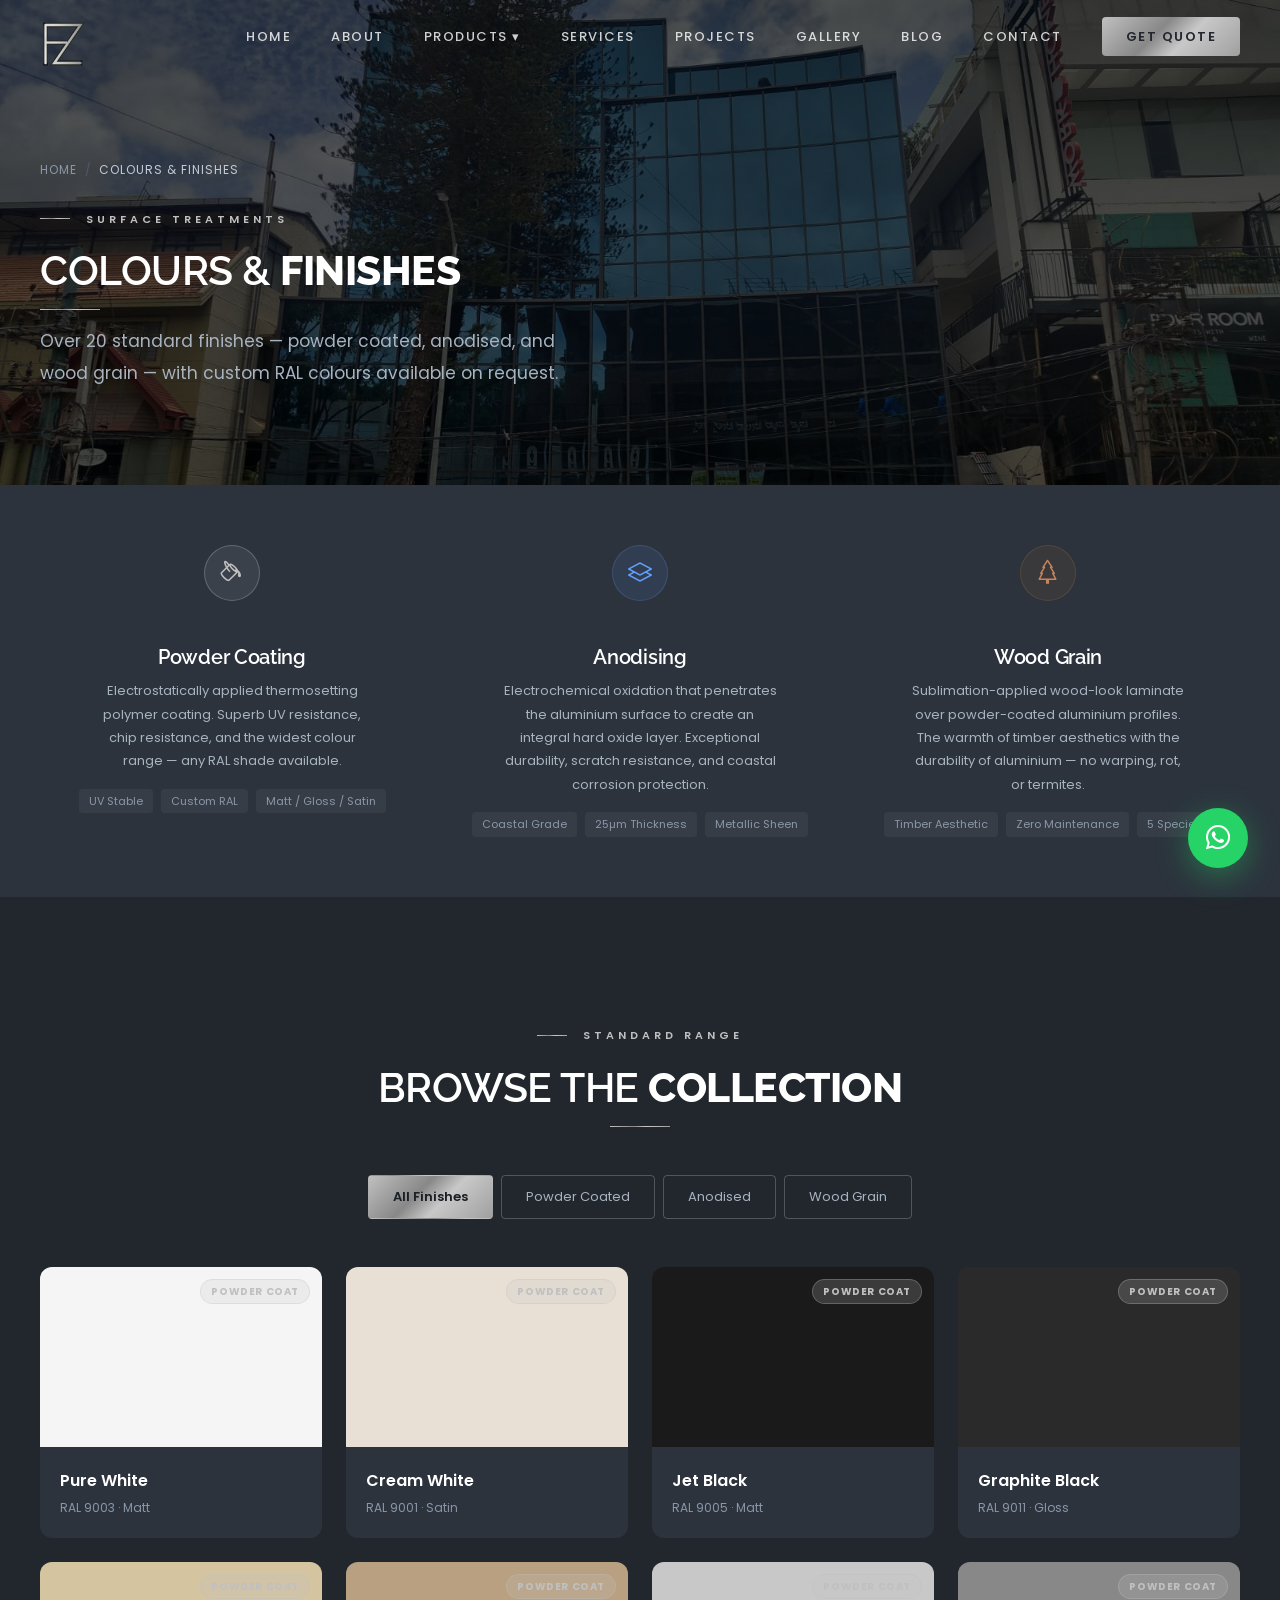
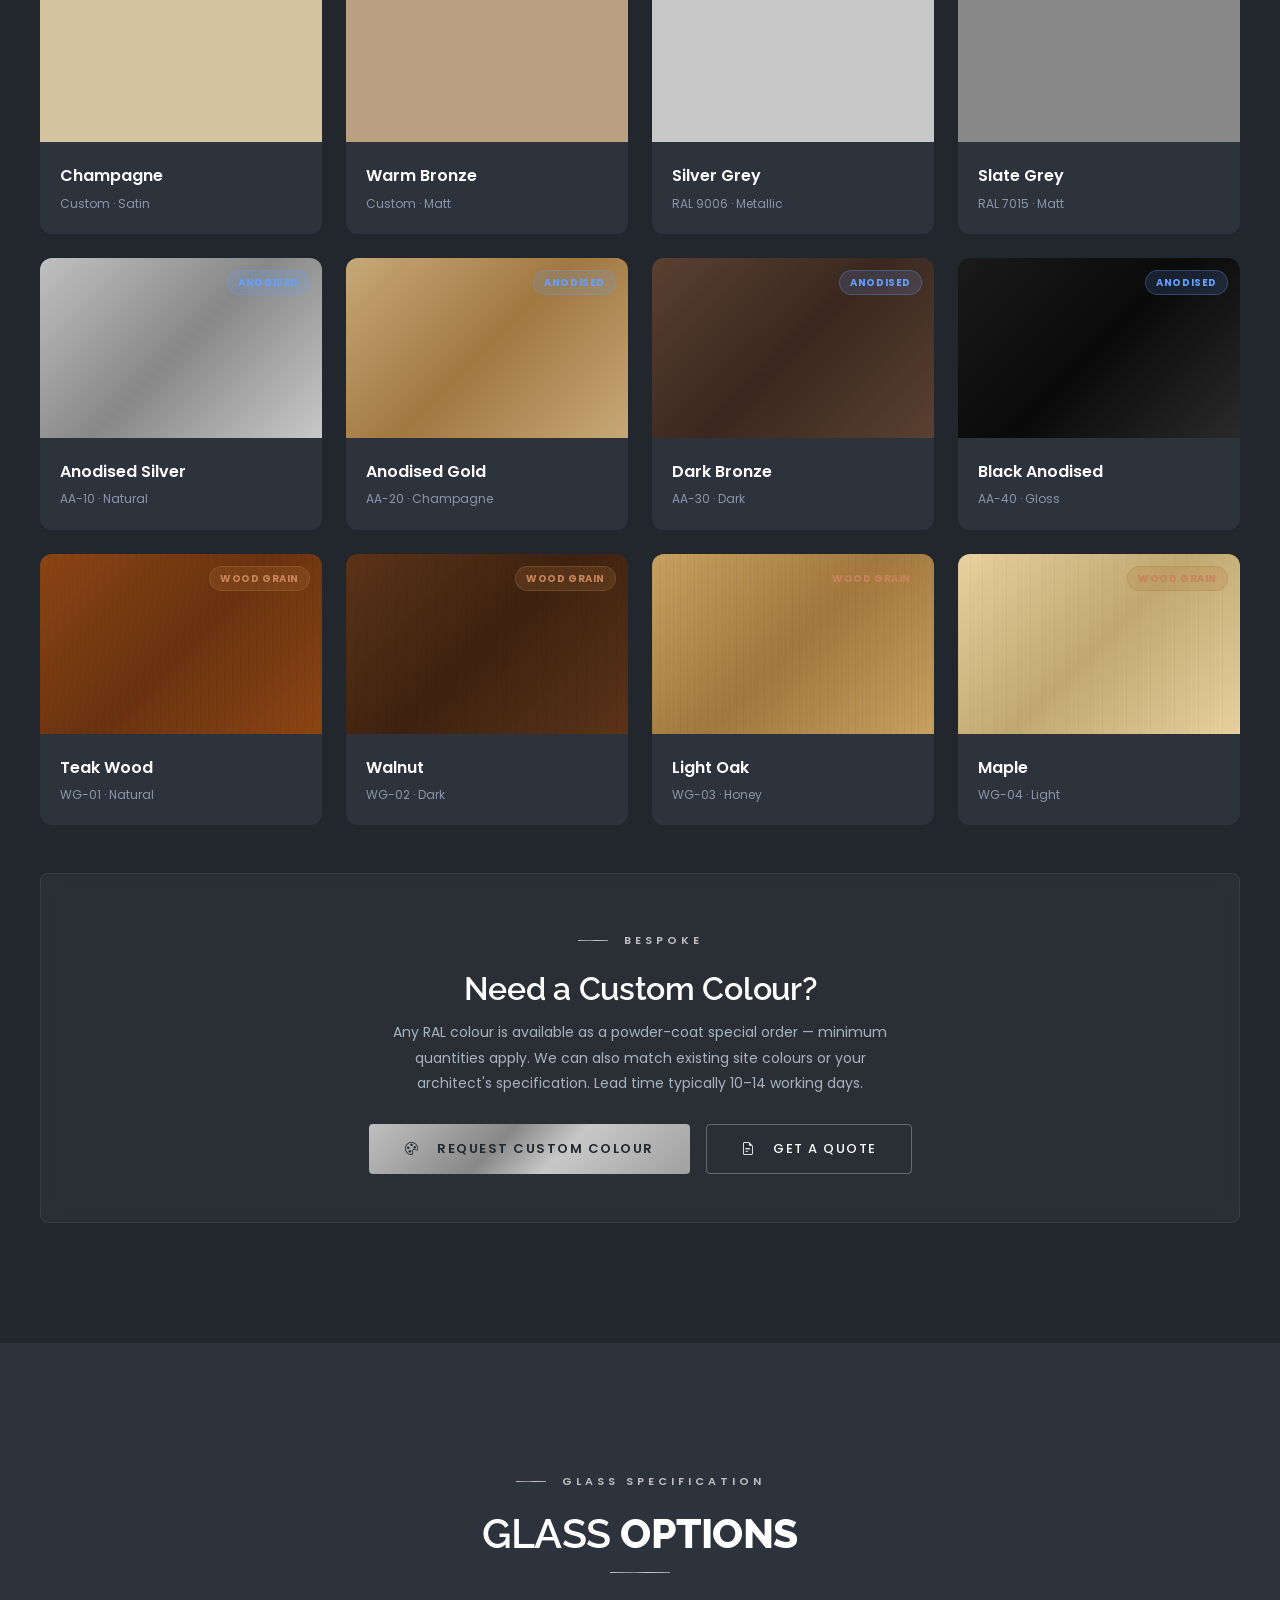
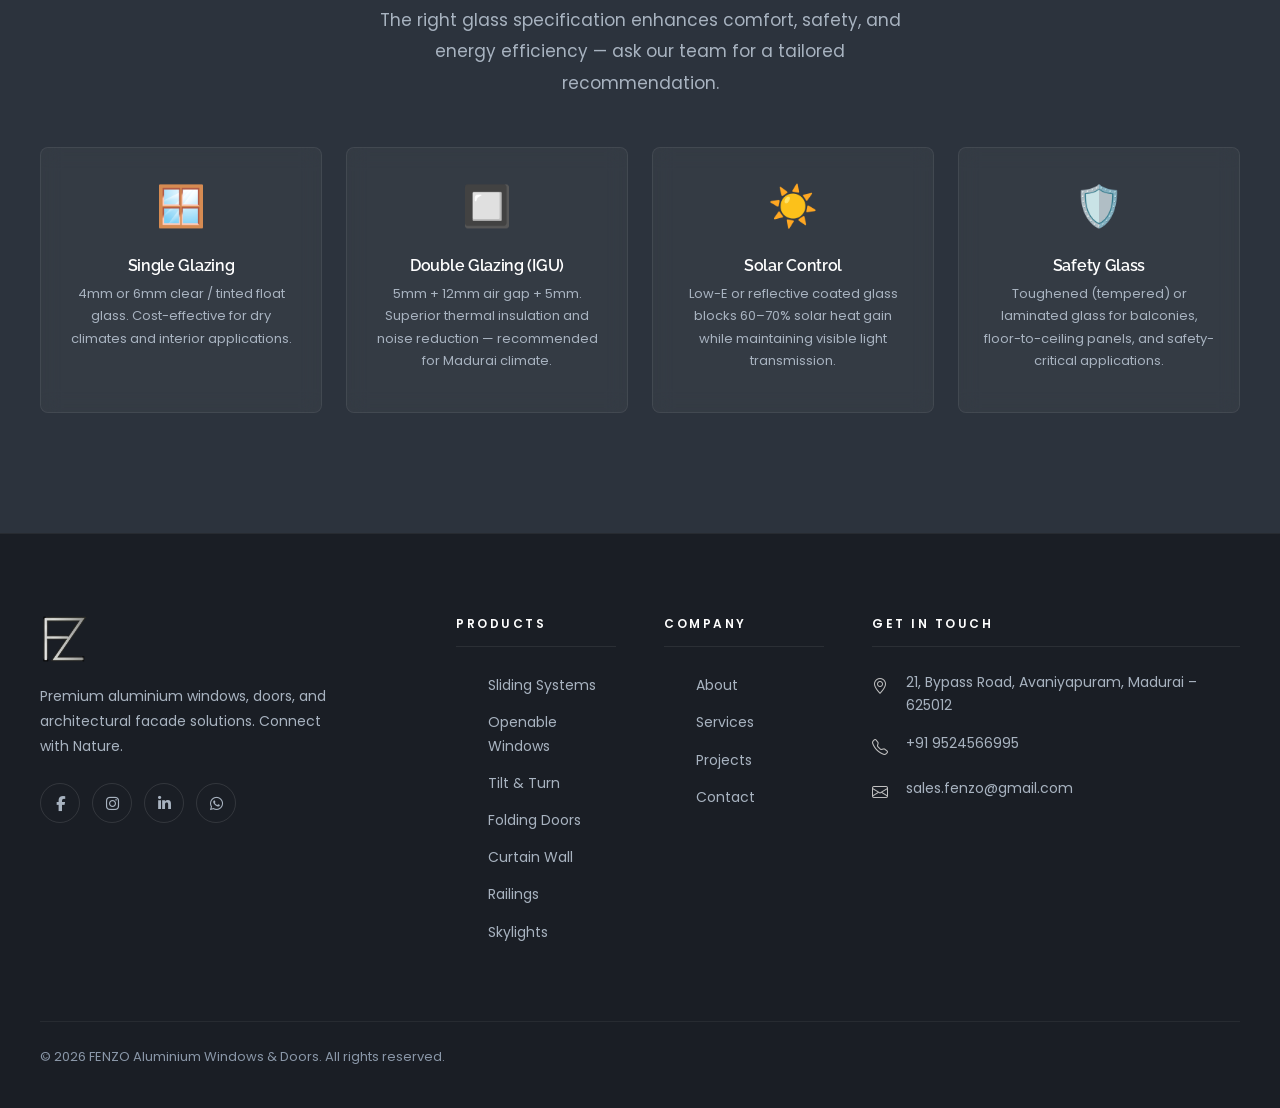
<file: colors.html>
﻿<!DOCTYPE html>
<html lang="en">
<head>
  <meta charset="UTF-8"><meta name="viewport" content="width=device-width, initial-scale=1.0">
  <title>Colours & Finishes | FENZO Aluminium Windows & Doors Madurai</title>
  <meta name="description" content="Explore FENZO's full range of aluminium window and door finishes — powder coated, anodised, and wood grain textures in over 20 colours.">
  <link href="https://cdn.jsdelivr.net/npm/bootstrap@5.3.3/dist/css/bootstrap.min.css" rel="stylesheet">
  <link rel="stylesheet" href="https://cdn.jsdelivr.net/npm/bootstrap-icons@1.11.3/font/bootstrap-icons.min.css">
  <link rel="stylesheet" href="https://cdnjs.cloudflare.com/ajax/libs/font-awesome/6.5.0/css/all.min.css">
  <link href="https://fonts.googleapis.com/css2?family=Raleway:wght@300;400;500;600;700;800;900&family=Poppins:wght@300;400;500;600;700&display=swap" rel="stylesheet">
  <link rel="stylesheet" href="css/fenzo.css">
  <style>
    .finish-tabs { display:flex; gap:8px; flex-wrap:wrap; justify-content:center; margin-bottom:48px; }
    .ft-btn { background:transparent; border:1px solid rgba(192,192,192,0.3); color:var(--color-grey-400); padding:10px 24px; border-radius:4px; font-size:13px; cursor:pointer; transition:all 0.3s; font-family:'Poppins',sans-serif; }
    .ft-btn:hover,.ft-btn.active { background:var(--gradient-metal); color:var(--color-black); border-color:transparent; font-weight:600; }
    .colour-card { border-radius:12px; overflow:hidden; background:var(--color-charcoal); transition:transform 0.3s, box-shadow 0.3s; cursor:pointer; }
    .colour-card:hover { transform:translateY(-4px); box-shadow:0 20px 60px rgba(0,0,0,0.4); }
    .colour-swatch { height:180px; position:relative; }
    .colour-badge { position:absolute; top:12px; right:12px; font-size:10px; font-weight:700; text-transform:uppercase; letter-spacing:0.06em; padding:3px 10px; border-radius:20px; }
    .badge-pc { background:rgba(192,192,192,0.2); color:var(--color-silver); border:1px solid rgba(192,192,192,0.3); }
    .badge-an { background:rgba(100,160,255,0.15); color:#64a0ff; border:1px solid rgba(100,160,255,0.3); }
    .badge-wg { background:rgba(180,120,60,0.2); color:#c8845a; border:1px solid rgba(180,120,60,0.3); }
    .colour-info { padding:20px; }
    .colour-name { font-size:16px; color:var(--color-white); font-weight:600; margin-bottom:4px; }
    .colour-code { font-size:12px; color:var(--color-grey-500); }
    .colour-item { transition:opacity 0.4s; }
    .colour-item.hidden { display:none; }
    .finish-section-title { font-family:'Raleway',sans-serif; font-size:36px; color:var(--color-white); margin-bottom:8px; }
    .finish-section-title span { background:var(--gradient-metal); -webkit-background-clip:text; -webkit-text-fill-color:transparent; background-clip:text; }
    .finish-type-icon { width:56px; height:56px; border-radius:50%; display:flex; align-items:center; justify-content:center; margin-bottom:20px; font-size:24px; }
  </style>
</head>
<body>
<div id="preloader"><div class="preloader-inner"><img src="images/logo1.png" alt="FENZO" class="preloader-logo"><div class="preloader-bar"><div class="preloader-bar-fill"></div></div></div></div>

<nav class="navbar-fenzo">
  <div class="nav-inner">
    <a href="index.html" class="nav-logo"><img src="images/logo1.png" alt="FENZO Aluminium"></a>
    <ul class="nav-links">
      <li><a href="index.html">Home</a></li><li><a href="about.html">About</a></li>
      <li class="nav-dropdown"><a href="products.html">Products ▾</a><ul class="nav-dropdown-menu"><li><a href="products.html#sliding">Sliding Systems</a></li><li><a href="products.html#openable">Openable Windows</a></li><li><a href="products.html#tilt-turn">Tilt &amp; Turn</a></li><li><a href="products.html#folding">Folding Doors</a></li><li><a href="products.html#curtain-wall">Curtain Wall</a></li><li><a href="products.html#railings">Railings</a></li><li><a href="products.html#skylights">Skylights</a></li></ul></li>
      <li><a href="services.html">Services</a></li><li><a href="projects.html">Projects</a></li>
      <li><a href="gallery.html">Gallery</a></li><li><a href="blog.html">Blog</a></li>
      <li><a href="contact.html">Contact</a></li>
      <li><a href="quote.html" class="nav-cta">Get Quote</a></li>
    </ul>
    <button class="nav-hamburger"><span></span><span></span><span></span></button>
  </div>
</nav>
<div class="mobile-nav-overlay"></div>
<div class="mobile-nav"><button class="mobile-nav-close" aria-label="Close">&times;</button><a href="index.html" style="display:block;margin-bottom:24px;"><img src="images/logo1.png" alt="FENZO" style="height:40px;"></a><ul><li><a href="index.html">Home</a></li><li><a href="about.html">About Us</a></li><li class="has-sub"><a href="#">Products</a><ul><li><a href="products.html#sliding">Sliding Systems</a></li><li><a href="products.html#openable">Openable Windows</a></li><li><a href="products.html#tilt-turn">Tilt &amp; Turn</a></li><li><a href="products.html#folding">Folding Doors</a></li><li><a href="products.html#curtain-wall">Curtain Wall</a></li><li><a href="products.html#railings">Railings</a></li><li><a href="products.html#skylights">Skylights</a></li></ul></li><li><a href="services.html">Services</a></li><li><a href="projects.html">Projects</a></li><li><a href="gallery.html">Gallery</a></li><li><a href="blog.html">Blog</a></li><li><a href="contact.html">Contact</a></li><li><a href="quote.html" style="color:#c0c0c0;font-weight:700;">Get Free Quote →</a></li></ul><div style="margin-top:40px;padding-top:24px;border-top:1px solid rgba(255,255,255,0.08);"><a href="tel:+919524566995" style="color:#c0c0c0;font-size:15px;display:block;margin-bottom:8px;"><i class="bi bi-telephone me-2"></i>+91 9524566995</a><a href="mailto:sales.fenzo@gmail.com" style="color:#c0c0c0;font-size:14px;"><i class="bi bi-envelope me-2"></i>sales.fenzo@gmail.com</a></div></div>

<section class="page-hero" style="background:linear-gradient(rgba(0,0,0,0.68),rgba(0,0,0,0.68)) center/cover, url('images/assets/im2.jpg') center/cover no-repeat;">
  <div class="container-fenzo"><div class="page-hero-content">
    <nav class="breadcrumb-fenzo"><a href="index.html">Home</a><span>/</span><span class="current">Colours &amp; Finishes</span></nav>
    <p class="section-eyebrow">Surface Treatments</p>
    <h1 class="section-title">Colours &amp; <span>Finishes</span></h1>
    <div class="section-divider"></div>
    <p class="section-desc">Over 20 standard finishes — powder coated, anodised, and wood grain — with custom RAL colours available on request.</p>
  </div></div>
</section>

<!-- Finish types overview -->
<section style="padding:60px 0;background:var(--color-charcoal);">
  <div class="container-fenzo">
    <div class="row g-4 text-center">
      <div class="col-lg-4 reveal">
        <div style="display:inline-flex;" class="mb-4">
          <div class="finish-type-icon" style="background:rgba(192,192,192,0.1);border:1px solid rgba(192,192,192,0.3);">
            <i class="bi bi-paint-bucket" style="color:var(--color-silver);"></i>
          </div>
        </div>
        <h3 style="color:var(--color-white);font-size:20px;margin-bottom:10px;">Powder Coating</h3>
        <p style="color:var(--color-grey-400);font-size:13px;line-height:1.8;max-width:280px;margin:0 auto;">Electrostatically applied thermosetting polymer coating. Superb UV resistance, chip resistance, and the widest colour range — any RAL shade available.</p>
        <div style="margin-top:16px;display:flex;gap:8px;justify-content:center;flex-wrap:wrap;">
          <span style="font-size:11px;color:var(--color-grey-500);background:rgba(255,255,255,0.05);padding:3px 10px;border-radius:4px;">UV Stable</span>
          <span style="font-size:11px;color:var(--color-grey-500);background:rgba(255,255,255,0.05);padding:3px 10px;border-radius:4px;">Custom RAL</span>
          <span style="font-size:11px;color:var(--color-grey-500);background:rgba(255,255,255,0.05);padding:3px 10px;border-radius:4px;">Matt / Gloss / Satin</span>
        </div>
      </div>
      <div class="col-lg-4 reveal">
        <div style="display:inline-flex;" class="mb-4">
          <div class="finish-type-icon" style="background:rgba(100,160,255,0.1);border:1px solid rgba(100,160,255,0.2);">
            <i class="bi bi-layers" style="color:#64a0ff;"></i>
          </div>
        </div>
        <h3 style="color:var(--color-white);font-size:20px;margin-bottom:10px;">Anodising</h3>
        <p style="color:var(--color-grey-400);font-size:13px;line-height:1.8;max-width:280px;margin:0 auto;">Electrochemical oxidation that penetrates the aluminium surface to create an integral hard oxide layer. Exceptional durability, scratch resistance, and coastal corrosion protection.</p>
        <div style="margin-top:16px;display:flex;gap:8px;justify-content:center;flex-wrap:wrap;">
          <span style="font-size:11px;color:var(--color-grey-500);background:rgba(255,255,255,0.05);padding:3px 10px;border-radius:4px;">Coastal Grade</span>
          <span style="font-size:11px;color:var(--color-grey-500);background:rgba(255,255,255,0.05);padding:3px 10px;border-radius:4px;">25µm Thickness</span>
          <span style="font-size:11px;color:var(--color-grey-500);background:rgba(255,255,255,0.05);padding:3px 10px;border-radius:4px;">Metallic Sheen</span>
        </div>
      </div>
      <div class="col-lg-4 reveal">
        <div style="display:inline-flex;" class="mb-4">
          <div class="finish-type-icon" style="background:rgba(180,120,60,0.1);border:1px solid rgba(180,120,60,0.2);">
            <i class="bi bi-tree" style="color:#c8845a;"></i>
          </div>
        </div>
        <h3 style="color:var(--color-white);font-size:20px;margin-bottom:10px;">Wood Grain</h3>
        <p style="color:var(--color-grey-400);font-size:13px;line-height:1.8;max-width:280px;margin:0 auto;">Sublimation-applied wood-look laminate over powder-coated aluminium profiles. The warmth of timber aesthetics with the durability of aluminium — no warping, rot, or termites.</p>
        <div style="margin-top:16px;display:flex;gap:8px;justify-content:center;flex-wrap:wrap;">
          <span style="font-size:11px;color:var(--color-grey-500);background:rgba(255,255,255,0.05);padding:3px 10px;border-radius:4px;">Timber Aesthetic</span>
          <span style="font-size:11px;color:var(--color-grey-500);background:rgba(255,255,255,0.05);padding:3px 10px;border-radius:4px;">Zero Maintenance</span>
          <span style="font-size:11px;color:var(--color-grey-500);background:rgba(255,255,255,0.05);padding:3px 10px;border-radius:4px;">5 Species</span>
        </div>
      </div>
    </div>
  </div>
</section>

<!-- Colour Swatches -->
<section class="section-pad">
  <div class="container-fenzo">
    <div class="text-center mb-5">
      <p class="section-eyebrow" style="justify-content:center;">Standard Range</p>
      <h2 class="section-title">Browse the <span>Collection</span></h2>
      <div class="section-divider" style="margin:16px auto 32px;"></div>
    </div>

    <div class="finish-tabs">
      <button class="ft-btn active" data-filter="all">All Finishes</button>
      <button class="ft-btn" data-filter="pc">Powder Coated</button>
      <button class="ft-btn" data-filter="an">Anodised</button>
      <button class="ft-btn" data-filter="wg">Wood Grain</button>
    </div>

    <div class="row g-4" id="coloursGrid">

      <!-- Powder Coated -->
      <div class="col-lg-3 col-md-4 col-6 colour-item" data-cat="pc">
        <div class="colour-card">
          <div class="colour-swatch" style="background:#f5f5f5;">
            <span class="colour-badge badge-pc">Powder Coat</span>
          </div>
          <div class="colour-info"><div class="colour-name">Pure White</div><div class="colour-code">RAL 9003 · Matt</div></div>
        </div>
      </div>

      <div class="col-lg-3 col-md-4 col-6 colour-item" data-cat="pc">
        <div class="colour-card">
          <div class="colour-swatch" style="background:#e8e0d4;">
            <span class="colour-badge badge-pc">Powder Coat</span>
          </div>
          <div class="colour-info"><div class="colour-name">Cream White</div><div class="colour-code">RAL 9001 · Satin</div></div>
        </div>
      </div>

      <div class="col-lg-3 col-md-4 col-6 colour-item" data-cat="pc">
        <div class="colour-card">
          <div class="colour-swatch" style="background:#1a1a1a;">
            <span class="colour-badge badge-pc">Powder Coat</span>
          </div>
          <div class="colour-info"><div class="colour-name">Jet Black</div><div class="colour-code">RAL 9005 · Matt</div></div>
        </div>
      </div>

      <div class="col-lg-3 col-md-4 col-6 colour-item" data-cat="pc">
        <div class="colour-card">
          <div class="colour-swatch" style="background:#2a2a2a;">
            <span class="colour-badge badge-pc">Powder Coat</span>
          </div>
          <div class="colour-info"><div class="colour-name">Graphite Black</div><div class="colour-code">RAL 9011 · Gloss</div></div>
        </div>
      </div>

      <div class="col-lg-3 col-md-4 col-6 colour-item" data-cat="pc">
        <div class="colour-card">
          <div class="colour-swatch" style="background:#d4c4a0;">
            <span class="colour-badge badge-pc">Powder Coat</span>
          </div>
          <div class="colour-info"><div class="colour-name">Champagne</div><div class="colour-code">Custom · Satin</div></div>
        </div>
      </div>

      <div class="col-lg-3 col-md-4 col-6 colour-item" data-cat="pc">
        <div class="colour-card">
          <div class="colour-swatch" style="background:#b8a080;">
            <span class="colour-badge badge-pc">Powder Coat</span>
          </div>
          <div class="colour-info"><div class="colour-name">Warm Bronze</div><div class="colour-code">Custom · Matt</div></div>
        </div>
      </div>

      <div class="col-lg-3 col-md-4 col-6 colour-item" data-cat="pc">
        <div class="colour-card">
          <div class="colour-swatch" style="background:#c8c8c8;">
            <span class="colour-badge badge-pc">Powder Coat</span>
          </div>
          <div class="colour-info"><div class="colour-name">Silver Grey</div><div class="colour-code">RAL 9006 · Metallic</div></div>
        </div>
      </div>

      <div class="col-lg-3 col-md-4 col-6 colour-item" data-cat="pc">
        <div class="colour-card">
          <div class="colour-swatch" style="background:#888888;">
            <span class="colour-badge badge-pc">Powder Coat</span>
          </div>
          <div class="colour-info"><div class="colour-name">Slate Grey</div><div class="colour-code">RAL 7015 · Matt</div></div>
        </div>
      </div>

      <!-- Anodised -->
      <div class="col-lg-3 col-md-4 col-6 colour-item" data-cat="an">
        <div class="colour-card">
          <div class="colour-swatch" style="background:linear-gradient(135deg,#c0c0c0,#888,#c8c8c8);">
            <span class="colour-badge badge-an">Anodised</span>
          </div>
          <div class="colour-info"><div class="colour-name">Anodised Silver</div><div class="colour-code">AA-10 · Natural</div></div>
        </div>
      </div>

      <div class="col-lg-3 col-md-4 col-6 colour-item" data-cat="an">
        <div class="colour-card">
          <div class="colour-swatch" style="background:linear-gradient(135deg,#c8a878,#a07840,#c8a878);">
            <span class="colour-badge badge-an">Anodised</span>
          </div>
          <div class="colour-info"><div class="colour-name">Anodised Gold</div><div class="colour-code">AA-20 · Champagne</div></div>
        </div>
      </div>

      <div class="col-lg-3 col-md-4 col-6 colour-item" data-cat="an">
        <div class="colour-card">
          <div class="colour-swatch" style="background:linear-gradient(135deg,#5a4030,#3a2820,#5a4030);">
            <span class="colour-badge badge-an">Anodised</span>
          </div>
          <div class="colour-info"><div class="colour-name">Dark Bronze</div><div class="colour-code">AA-30 · Dark</div></div>
        </div>
      </div>

      <div class="col-lg-3 col-md-4 col-6 colour-item" data-cat="an">
        <div class="colour-card">
          <div class="colour-swatch" style="background:linear-gradient(135deg,#1a1a1a,#0a0a0a,#2a2a2a);">
            <span class="colour-badge badge-an">Anodised</span>
          </div>
          <div class="colour-info"><div class="colour-name">Black Anodised</div><div class="colour-code">AA-40 · Gloss</div></div>
        </div>
      </div>

      <!-- Wood Grain -->
      <div class="col-lg-3 col-md-4 col-6 colour-item" data-cat="wg">
        <div class="colour-card">
          <div class="colour-swatch" style="background-image:repeating-linear-gradient(90deg,rgba(0,0,0,0.05) 0px,rgba(0,0,0,0.05) 1px,transparent 1px,transparent 8px),linear-gradient(135deg,#8B4513,#6B3210,#8B4513);">
            <span class="colour-badge badge-wg">Wood Grain</span>
          </div>
          <div class="colour-info"><div class="colour-name">Teak Wood</div><div class="colour-code">WG-01 · Natural</div></div>
        </div>
      </div>

      <div class="col-lg-3 col-md-4 col-6 colour-item" data-cat="wg">
        <div class="colour-card">
          <div class="colour-swatch" style="background-image:repeating-linear-gradient(90deg,rgba(0,0,0,0.06) 0px,rgba(0,0,0,0.06) 1px,transparent 1px,transparent 10px),linear-gradient(135deg,#5c3317,#3d2210,#5c3317);">
            <span class="colour-badge badge-wg">Wood Grain</span>
          </div>
          <div class="colour-info"><div class="colour-name">Walnut</div><div class="colour-code">WG-02 · Dark</div></div>
        </div>
      </div>

      <div class="col-lg-3 col-md-4 col-6 colour-item" data-cat="wg">
        <div class="colour-card">
          <div class="colour-swatch" style="background-image:repeating-linear-gradient(90deg,rgba(0,0,0,0.04) 0px,rgba(0,0,0,0.04) 1px,transparent 1px,transparent 7px),linear-gradient(135deg,#c8a060,#a07840,#c8a060);">
            <span class="colour-badge badge-wg">Wood Grain</span>
          </div>
          <div class="colour-info"><div class="colour-name">Light Oak</div><div class="colour-code">WG-03 · Honey</div></div>
        </div>
      </div>

      <div class="col-lg-3 col-md-4 col-6 colour-item" data-cat="wg">
        <div class="colour-card">
          <div class="colour-swatch" style="background-image:repeating-linear-gradient(90deg,rgba(0,0,0,0.03) 0px,rgba(0,0,0,0.03) 1px,transparent 1px,transparent 12px),linear-gradient(135deg,#e8d0a0,#c0a870,#e8d0a0);">
            <span class="colour-badge badge-wg">Wood Grain</span>
          </div>
          <div class="colour-info"><div class="colour-name">Maple</div><div class="colour-code">WG-04 · Light</div></div>
        </div>
      </div>

    </div>

    <!-- Custom CTA -->
    <div class="glass-card p-5 mt-5 text-center reveal">
      <p class="section-eyebrow" style="justify-content:center;">Bespoke</p>
      <h3 style="font-size:32px;color:var(--color-white);margin-bottom:12px;">Need a Custom Colour?</h3>
      <p style="color:var(--color-grey-400);font-size:14px;max-width:520px;margin:0 auto 28px;line-height:1.8;">Any RAL colour is available as a powder-coat special order — minimum quantities apply. We can also match existing site colours or your architect's specification. Lead time typically 10–14 working days.</p>
      <div style="display:flex;gap:16px;justify-content:center;flex-wrap:wrap;">
        <a href="contact.html" class="btn-fenzo-primary"><i class="bi bi-palette me-2"></i>Request Custom Colour</a>
        <a href="quote.html" class="btn-fenzo-outline"><i class="bi bi-file-earmark-text me-2"></i>Get a Quote</a>
      </div>
    </div>
  </div>
</section>

<!-- Glass Options -->
<section class="section-pad bg-charcoal">
  <div class="container-fenzo">
    <div class="text-center mb-5">
      <p class="section-eyebrow" style="justify-content:center;">Glass Specification</p>
      <h2 class="section-title">Glass <span>Options</span></h2>
      <div class="section-divider" style="margin:16px auto 32px;"></div>
      <p class="section-desc" style="max-width:560px;margin:0 auto;">The right glass specification enhances comfort, safety, and energy efficiency — ask our team for a tailored recommendation.</p>
    </div>
    <div class="row g-4">
      <div class="col-lg-3 col-md-6 reveal">
        <div class="glass-card p-4 text-center h-100">
          <div style="font-size:40px;margin-bottom:16px;">🪟</div>
          <h4 style="color:var(--color-white);font-size:16px;margin-bottom:8px;">Single Glazing</h4>
          <p style="color:var(--color-grey-400);font-size:13px;line-height:1.7;">4mm or 6mm clear / tinted float glass. Cost-effective for dry climates and interior applications.</p>
        </div>
      </div>
      <div class="col-lg-3 col-md-6 reveal">
        <div class="glass-card p-4 text-center h-100">
          <div style="font-size:40px;margin-bottom:16px;">🔲</div>
          <h4 style="color:var(--color-white);font-size:16px;margin-bottom:8px;">Double Glazing (IGU)</h4>
          <p style="color:var(--color-grey-400);font-size:13px;line-height:1.7;">5mm + 12mm air gap + 5mm. Superior thermal insulation and noise reduction — recommended for Madurai climate.</p>
        </div>
      </div>
      <div class="col-lg-3 col-md-6 reveal">
        <div class="glass-card p-4 text-center h-100">
          <div style="font-size:40px;margin-bottom:16px;">☀️</div>
          <h4 style="color:var(--color-white);font-size:16px;margin-bottom:8px;">Solar Control</h4>
          <p style="color:var(--color-grey-400);font-size:13px;line-height:1.7;">Low-E or reflective coated glass blocks 60–70% solar heat gain while maintaining visible light transmission.</p>
        </div>
      </div>
      <div class="col-lg-3 col-md-6 reveal">
        <div class="glass-card p-4 text-center h-100">
          <div style="font-size:40px;margin-bottom:16px;">🛡️</div>
          <h4 style="color:var(--color-white);font-size:16px;margin-bottom:8px;">Safety Glass</h4>
          <p style="color:var(--color-grey-400);font-size:13px;line-height:1.7;">Toughened (tempered) or laminated glass for balconies, floor-to-ceiling panels, and safety-critical applications.</p>
        </div>
      </div>
    </div>
  </div>
</section>

<footer class="footer">
  <div class="container-fenzo">
    <div class="row g-5">
      <div class="col-lg-4"><img src="images/logo1.png" alt="FENZO" class="footer-logo"><p class="footer-desc">Premium aluminium windows, doors, and architectural facade solutions. Connect with Nature.</p><div class="footer-social"><a href="#"><i class="fab fa-facebook-f"></i></a><a href="#"><i class="fab fa-instagram"></i></a><a href="#"><i class="fab fa-linkedin-in"></i></a><a href="https://wa.me/919524566995" target="_blank"><i class="fab fa-whatsapp"></i></a></div></div>
      <div class="col-lg-2 col-6"><p class="footer-heading">Products</p><ul class="footer-links"><li><a href="products.html#sliding">Sliding Systems</a></li><li><a href="products.html#openable">Openable Windows</a></li><li><a href="products.html#tilt-turn">Tilt &amp; Turn</a></li><li><a href="products.html#folding">Folding Doors</a></li><li><a href="products.html#curtain-wall">Curtain Wall</a></li><li><a href="products.html#railings">Railings</a></li><li><a href="products.html#skylights">Skylights</a></li></ul></div>
      <div class="col-lg-2 col-6"><p class="footer-heading">Company</p><ul class="footer-links"><li><a href="about.html">About</a></li><li><a href="services.html">Services</a></li><li><a href="projects.html">Projects</a></li><li><a href="contact.html">Contact</a></li></ul></div>
      <div class="col-lg-4"><p class="footer-heading">Get in Touch</p><div class="footer-contact-item"><i class="bi bi-geo-alt footer-contact-icon"></i><div class="footer-contact-text">21, Bypass Road, Avaniyapuram, Madurai – 625012</div></div><div class="footer-contact-item"><i class="bi bi-telephone footer-contact-icon"></i><div class="footer-contact-text"><a href="tel:+919524566995">+91 9524566995</a></div></div><div class="footer-contact-item"><i class="bi bi-envelope footer-contact-icon"></i><div class="footer-contact-text"><a href="mailto:sales.fenzo@gmail.com">sales.fenzo@gmail.com</a></div></div></div>
    </div>
  </div>
  <div class="container-fenzo"><div class="footer-bottom"><p class="footer-bottom-text">&copy; 2026 FENZO Aluminium Windows &amp; Doors. All rights reserved.</p></div></div>
</footer>

<a href="https://wa.me/919524566995?text=Hello%20FENZO%2C%20I%20am%20interested%20in%20your%20aluminium%20products." class="whatsapp-float" target="_blank"><i class="fab fa-whatsapp"></i><span class="wa-tooltip">Chat with us!</span></a>

<script src="https://cdn.jsdelivr.net/npm/bootstrap@5.3.3/dist/js/bootstrap.bundle.min.js"></script>
<script src="js/fenzo.js"></script>
<script>
document.querySelectorAll('.ft-btn').forEach(btn => {
  btn.addEventListener('click', function() {
    document.querySelectorAll('.ft-btn').forEach(b => b.classList.remove('active'));
    this.classList.add('active');
    const filter = this.dataset.filter;
    document.querySelectorAll('.colour-item').forEach(item => {
      const cat = item.dataset.cat || '';
      if (filter === 'all' || cat === filter) {
        item.classList.remove('hidden');
      } else {
        item.classList.add('hidden');
      }
    });
  });
});
</script>
</body>
</html>
</file>
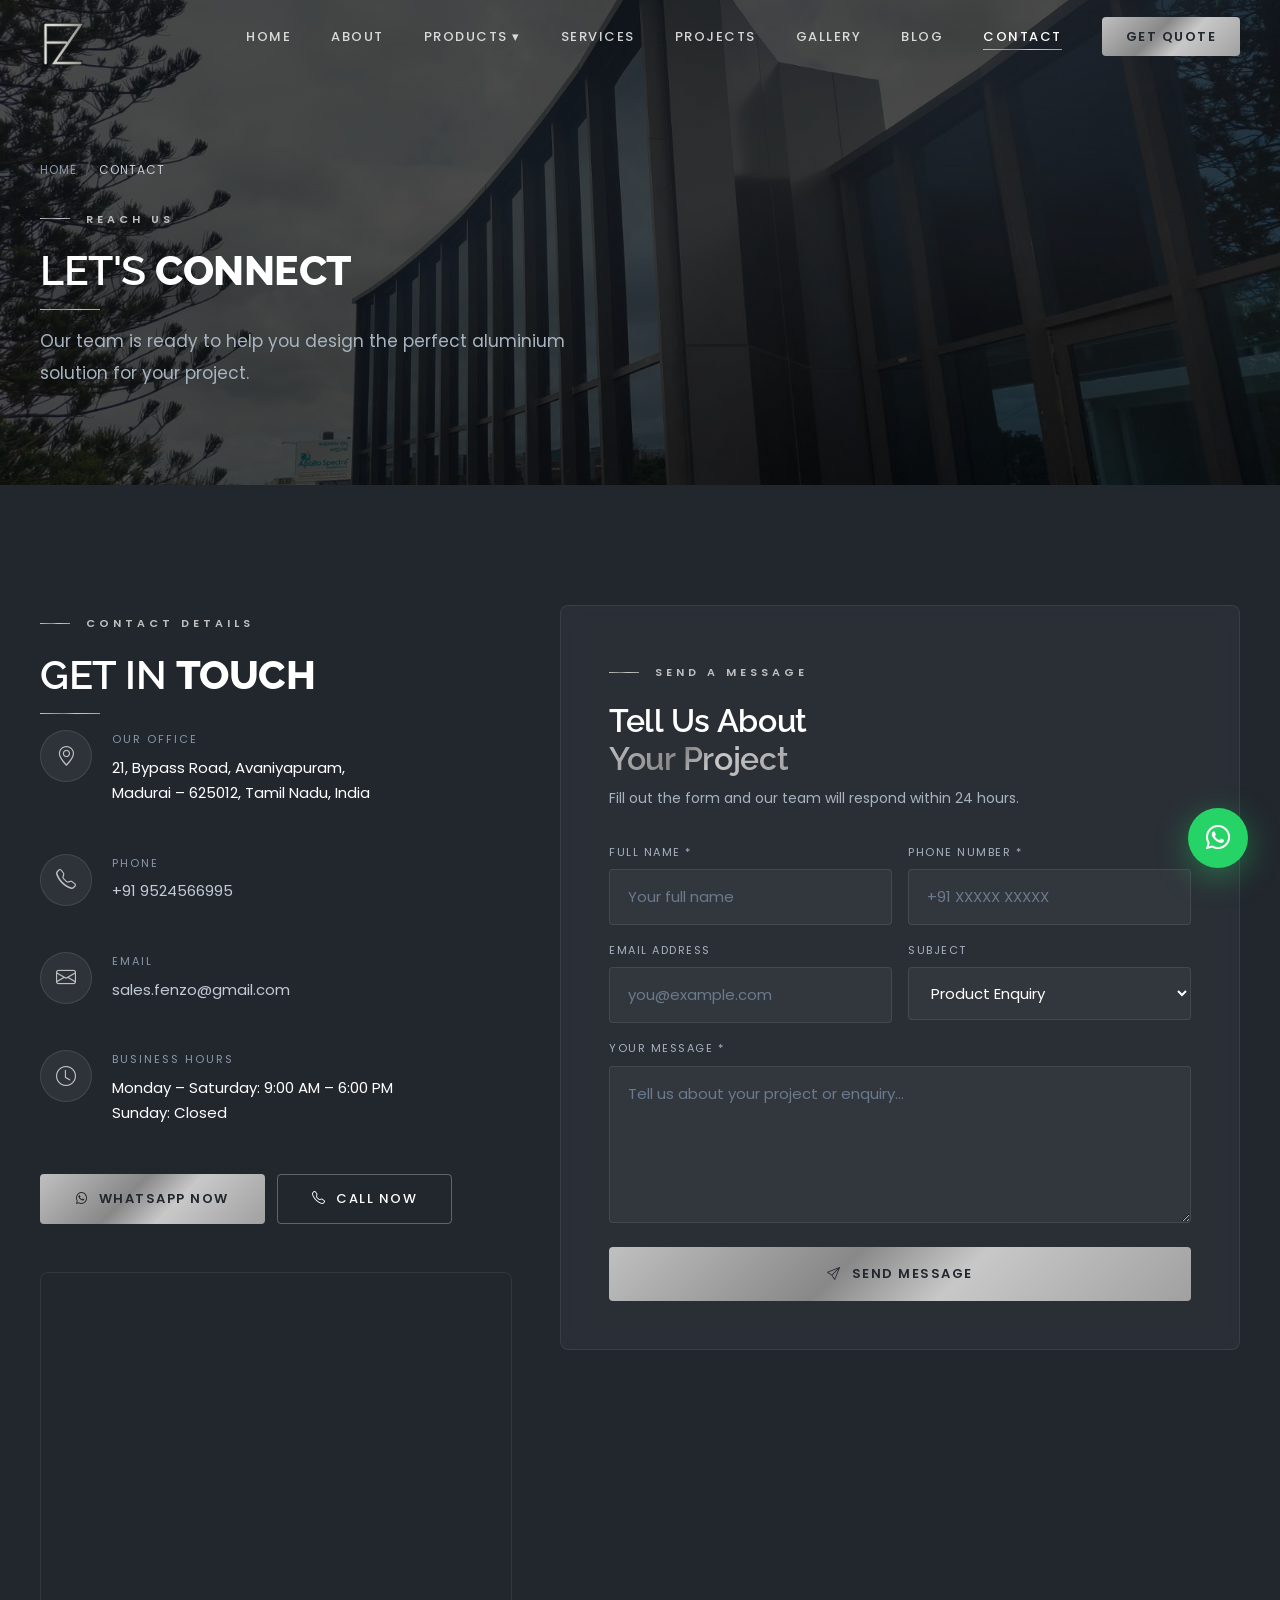
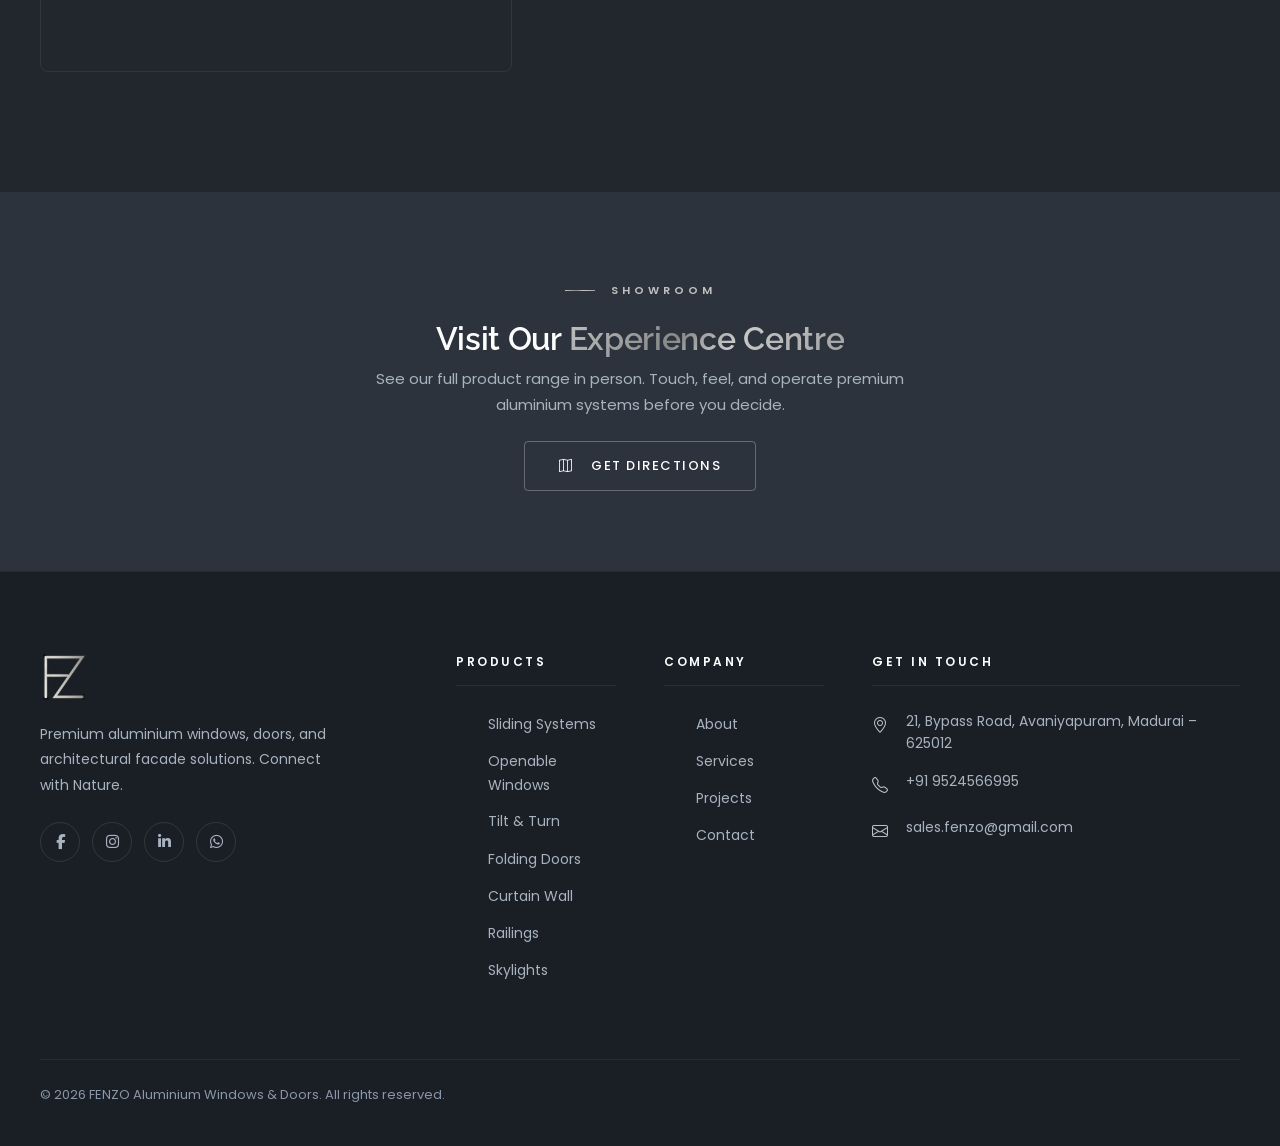
<file: contact.html>
﻿<!DOCTYPE html>
<html lang="en">
<head>
  <meta charset="UTF-8"><meta name="viewport" content="width=device-width, initial-scale=1.0">
  <title>Contact FENZO | Aluminium Windows & Doors Madurai — +91 9524566995</title>
  <meta name="description" content="Contact FENZO Aluminium in Madurai. Phone: +91 9524566995. Email: sales.fenzo@gmail.com. 21, Bypass Road, Avaniyapuram, Madurai – 625012.">
  <link href="https://cdn.jsdelivr.net/npm/bootstrap@5.3.3/dist/css/bootstrap.min.css" rel="stylesheet">
  <link rel="stylesheet" href="https://cdn.jsdelivr.net/npm/bootstrap-icons@1.11.3/font/bootstrap-icons.min.css">
  <link rel="stylesheet" href="https://cdnjs.cloudflare.com/ajax/libs/font-awesome/6.5.0/css/all.min.css">
  <link href="https://fonts.googleapis.com/css2?family=Raleway:wght@300;400;500;600;700;800;900&family=Poppins:wght@300;400;500;600;700&display=swap" rel="stylesheet">
  <link rel="stylesheet" href="css/fenzo.css">
</head>
<body>
<div id="preloader"><div class="preloader-inner"><img src="images/logo1.png" alt="FENZO" class="preloader-logo"><div class="preloader-bar"><div class="preloader-bar-fill"></div></div></div></div>

<nav class="navbar-fenzo">
  <div class="nav-inner">
    <a href="index.html" class="nav-logo"><img src="images/logo1.png" alt="FENZO Aluminium"></a>
    <ul class="nav-links">
      <li><a href="index.html">Home</a></li><li><a href="about.html">About</a></li>
      <li class="nav-dropdown"><a href="products.html">Products ▾</a><ul class="nav-dropdown-menu"><li><a href="products.html#sliding">Sliding Systems</a></li><li><a href="products.html#openable">Openable Windows</a></li><li><a href="products.html#tilt-turn">Tilt &amp; Turn</a></li><li><a href="products.html#folding">Folding Doors</a></li><li><a href="products.html#curtain-wall">Curtain Wall</a></li><li><a href="products.html#railings">Railings</a></li><li><a href="products.html#skylights">Skylights</a></li></ul></li>
      <li><a href="services.html">Services</a></li><li><a href="projects.html">Projects</a></li>
      <li><a href="gallery.html">Gallery</a></li><li><a href="blog.html">Blog</a></li>
      <li><a href="contact.html" class="active">Contact</a></li>
      <li><a href="quote.html" class="nav-cta">Get Quote</a></li>
    </ul>
    <button class="nav-hamburger"><span></span><span></span><span></span></button>
  </div>
</nav>
<div class="mobile-nav-overlay"></div>
<div class="mobile-nav"><button class="mobile-nav-close" aria-label="Close">&times;</button><a href="index.html" style="display:block;margin-bottom:24px;"><img src="images/logo1.png" alt="FENZO" style="height:40px;"></a><ul><li><a href="index.html">Home</a></li><li><a href="about.html">About Us</a></li><li class="has-sub"><a href="#">Products</a><ul><li><a href="products.html#sliding">Sliding Systems</a></li><li><a href="products.html#openable">Openable Windows</a></li><li><a href="products.html#tilt-turn">Tilt &amp; Turn</a></li><li><a href="products.html#folding">Folding Doors</a></li><li><a href="products.html#curtain-wall">Curtain Wall</a></li><li><a href="products.html#railings">Railings</a></li><li><a href="products.html#skylights">Skylights</a></li></ul></li><li><a href="services.html">Services</a></li><li><a href="projects.html">Projects</a></li><li><a href="gallery.html">Gallery</a></li><li><a href="blog.html">Blog</a></li><li><a href="contact.html">Contact</a></li><li><a href="quote.html" style="color:#c0c0c0;font-weight:700;">Get Free Quote →</a></li></ul><div style="margin-top:40px;padding-top:24px;border-top:1px solid rgba(255,255,255,0.08);"><a href="tel:+919524566995" style="color:#c0c0c0;font-size:15px;display:block;margin-bottom:8px;"><i class="bi bi-telephone me-2"></i>+91 9524566995</a><a href="mailto:sales.fenzo@gmail.com" style="color:#c0c0c0;font-size:14px;"><i class="bi bi-envelope me-2"></i>sales.fenzo@gmail.com</a></div></div>

<section class="page-hero" style="background:linear-gradient(rgba(0,0,0,0.68),rgba(0,0,0,0.68)) center/cover, url('images/assets/im1.jpg') center/cover no-repeat;">
  <div class="container-fenzo"><div class="page-hero-content">
    <nav class="breadcrumb-fenzo"><a href="index.html">Home</a><span>/</span><span class="current">Contact</span></nav>
    <p class="section-eyebrow">Reach Us</p>
    <h1 class="section-title">Let's <span>Connect</span></h1>
    <div class="section-divider"></div>
    <p class="section-desc">Our team is ready to help you design the perfect aluminium solution for your project.</p>
  </div></div>
</section>

<section class="section-pad">
  <div class="container-fenzo">
    <div class="row g-5">
      <div class="col-lg-5 reveal-left">
        <p class="section-eyebrow">Contact Details</p>
        <h2 class="section-title" style="font-size:40px;">Get in <span>Touch</span></h2>
        <div class="section-divider"></div>
        <div class="contact-info-item">
          <div class="contact-icon"><i class="bi bi-geo-alt"></i></div>
          <div><p class="contact-info-label">Our Office</p><p class="contact-info-value">21, Bypass Road, Avaniyapuram,<br>Madurai – 625012, Tamil Nadu, India</p></div>
        </div>
        <div class="contact-info-item">
          <div class="contact-icon"><i class="bi bi-telephone"></i></div>
          <div><p class="contact-info-label">Phone</p><p class="contact-info-value"><a href="tel:+919524566995">+91 9524566995</a></p></div>
        </div>
        <div class="contact-info-item">
          <div class="contact-icon"><i class="bi bi-envelope"></i></div>
          <div><p class="contact-info-label">Email</p><p class="contact-info-value"><a href="mailto:sales.fenzo@gmail.com">sales.fenzo@gmail.com</a></p></div>
        </div>
        <div class="contact-info-item">
          <div class="contact-icon"><i class="bi bi-clock"></i></div>
          <div><p class="contact-info-label">Business Hours</p><p class="contact-info-value">Monday – Saturday: 9:00 AM – 6:00 PM<br>Sunday: Closed</p></div>
        </div>
        <div style="margin-top:32px;display:flex;gap:12px;flex-wrap:wrap;">
          <a href="https://wa.me/919524566995" class="btn-fenzo-primary" target="_blank"><i class="fab fa-whatsapp"></i> WhatsApp Now</a>
          <a href="tel:+919524566995" class="btn-fenzo-outline"><i class="bi bi-telephone"></i> Call Now</a>
        </div>
        <div class="map-embed mt-5">
          <iframe src="https://maps.google.com/maps?q=Avaniyapuram,+Madurai,+Tamil+Nadu+625012&t=&z=15&ie=UTF8&iwloc=&output=embed" loading="lazy" title="FENZO Location" allowfullscreen></iframe>
        </div>
      </div>

      <div class="col-lg-7 reveal-right">
        <div class="glass-card p-5">
          <p class="section-eyebrow">Send a Message</p>
          <h3 style="font-size:32px;margin-bottom:8px;">Tell Us About<br><span class="text-gradient">Your Project</span></h3>
          <p style="color:var(--color-grey-400);margin-bottom:32px;font-size:14px;">Fill out the form and our team will respond within 24 hours.</p>
          <form id="contactForm" data-lead-form="Contact Enquiry" novalidate>
            <div class="form-fenzo-row">
              <div class="form-fenzo-group"><label class="form-fenzo-label" for="cName">Full Name *</label><input id="cName" name="name" type="text" class="form-fenzo-input" placeholder="Your full name" autocomplete="name" maxlength="80" required></div>
              <div class="form-fenzo-group"><label class="form-fenzo-label" for="cPhone">Phone Number *</label><input id="cPhone" name="phone" type="tel" class="form-fenzo-input" placeholder="+91 XXXXX XXXXX" autocomplete="tel" maxlength="20" required></div>
              <div class="form-fenzo-group"><label class="form-fenzo-label" for="cEmail">Email Address</label><input id="cEmail" name="email" type="email" class="form-fenzo-input" placeholder="you@example.com" autocomplete="email" maxlength="120"></div>
              <div class="form-fenzo-group"><label class="form-fenzo-label" for="cSubject">Subject</label>
                <select id="cSubject" name="subject" class="form-fenzo-input"><option>Product Enquiry</option><option>Project Consultation</option><option>Get a Quote</option><option>Technical Support</option><option>Partnership / Dealership</option><option>Other</option></select>
              </div>
              <div class="form-fenzo-group full"><label class="form-fenzo-label" for="cMessage">Your Message *</label><textarea id="cMessage" name="message" class="form-fenzo-input" rows="5" placeholder="Tell us about your project or enquiry…" maxlength="3000" required></textarea></div>
              <div class="form-fenzo-group full"><button type="submit" class="btn-fenzo-primary w-100" style="justify-content:center;padding:16px;"><i class="bi bi-send"></i> Send Message</button></div>
            </div>
          </form>
        </div>
      </div>
    </div>
  </div>
</section>

<section class="section-pad-sm bg-charcoal text-center">
  <div class="container-fenzo">
    <p class="section-eyebrow" style="justify-content:center;">Showroom</p>
    <h3 style="font-size:32px;color:var(--color-white);margin-bottom:8px;">Visit Our <span class="text-gradient">Experience Centre</span></h3>
    <p style="color:var(--color-grey-400);font-size:15px;max-width:600px;margin:0 auto 24px;">See our full product range in person. Touch, feel, and operate premium aluminium systems before you decide.</p>
    <a href="https://maps.google.com/?q=Avaniyapuram+Madurai+625012" target="_blank" class="btn-fenzo-outline"><i class="bi bi-map me-2"></i>Get Directions</a>
  </div>
</section>

<footer class="footer">
  <div class="container-fenzo">
    <div class="row g-5">
      <div class="col-lg-4"><img src="images/logo1.png" alt="FENZO" class="footer-logo"><p class="footer-desc">Premium aluminium windows, doors, and architectural facade solutions. Connect with Nature.</p><div class="footer-social"><a href="#"><i class="fab fa-facebook-f"></i></a><a href="#"><i class="fab fa-instagram"></i></a><a href="#"><i class="fab fa-linkedin-in"></i></a><a href="https://wa.me/919524566995" target="_blank"><i class="fab fa-whatsapp"></i></a></div></div>
      <div class="col-lg-2 col-6"><p class="footer-heading">Products</p><ul class="footer-links"><li><a href="products.html#sliding">Sliding Systems</a></li><li><a href="products.html#openable">Openable Windows</a></li><li><a href="products.html#tilt-turn">Tilt &amp; Turn</a></li><li><a href="products.html#folding">Folding Doors</a></li><li><a href="products.html#curtain-wall">Curtain Wall</a></li><li><a href="products.html#railings">Railings</a></li><li><a href="products.html#skylights">Skylights</a></li></ul></div>
      <div class="col-lg-2 col-6"><p class="footer-heading">Company</p><ul class="footer-links"><li><a href="about.html">About</a></li><li><a href="services.html">Services</a></li><li><a href="projects.html">Projects</a></li><li><a href="contact.html">Contact</a></li></ul></div>
      <div class="col-lg-4"><p class="footer-heading">Get in Touch</p><div class="footer-contact-item"><i class="bi bi-geo-alt footer-contact-icon"></i><div class="footer-contact-text">21, Bypass Road, Avaniyapuram, Madurai – 625012</div></div><div class="footer-contact-item"><i class="bi bi-telephone footer-contact-icon"></i><div class="footer-contact-text"><a href="tel:+919524566995">+91 9524566995</a></div></div><div class="footer-contact-item"><i class="bi bi-envelope footer-contact-icon"></i><div class="footer-contact-text"><a href="mailto:sales.fenzo@gmail.com">sales.fenzo@gmail.com</a></div></div></div>
    </div>
  </div>
  <div class="container-fenzo"><div class="footer-bottom"><p class="footer-bottom-text">&copy; 2026 FENZO Aluminium Windows &amp; Doors. All rights reserved.</p></div></div>
</footer>

<a href="https://wa.me/919524566995?text=Hello%20FENZO%2C%20I%20am%20interested%20in%20your%20aluminium%20products." class="whatsapp-float" target="_blank"><i class="fab fa-whatsapp"></i><span class="wa-tooltip">Chat with us!</span></a>

<script src="https://cdn.jsdelivr.net/npm/bootstrap@5.3.3/dist/js/bootstrap.bundle.min.js"></script>
<script src="js/fenzo.js"></script>
<script src="js/fenzo-forms.js"></script>
</body>
</html>
</file>
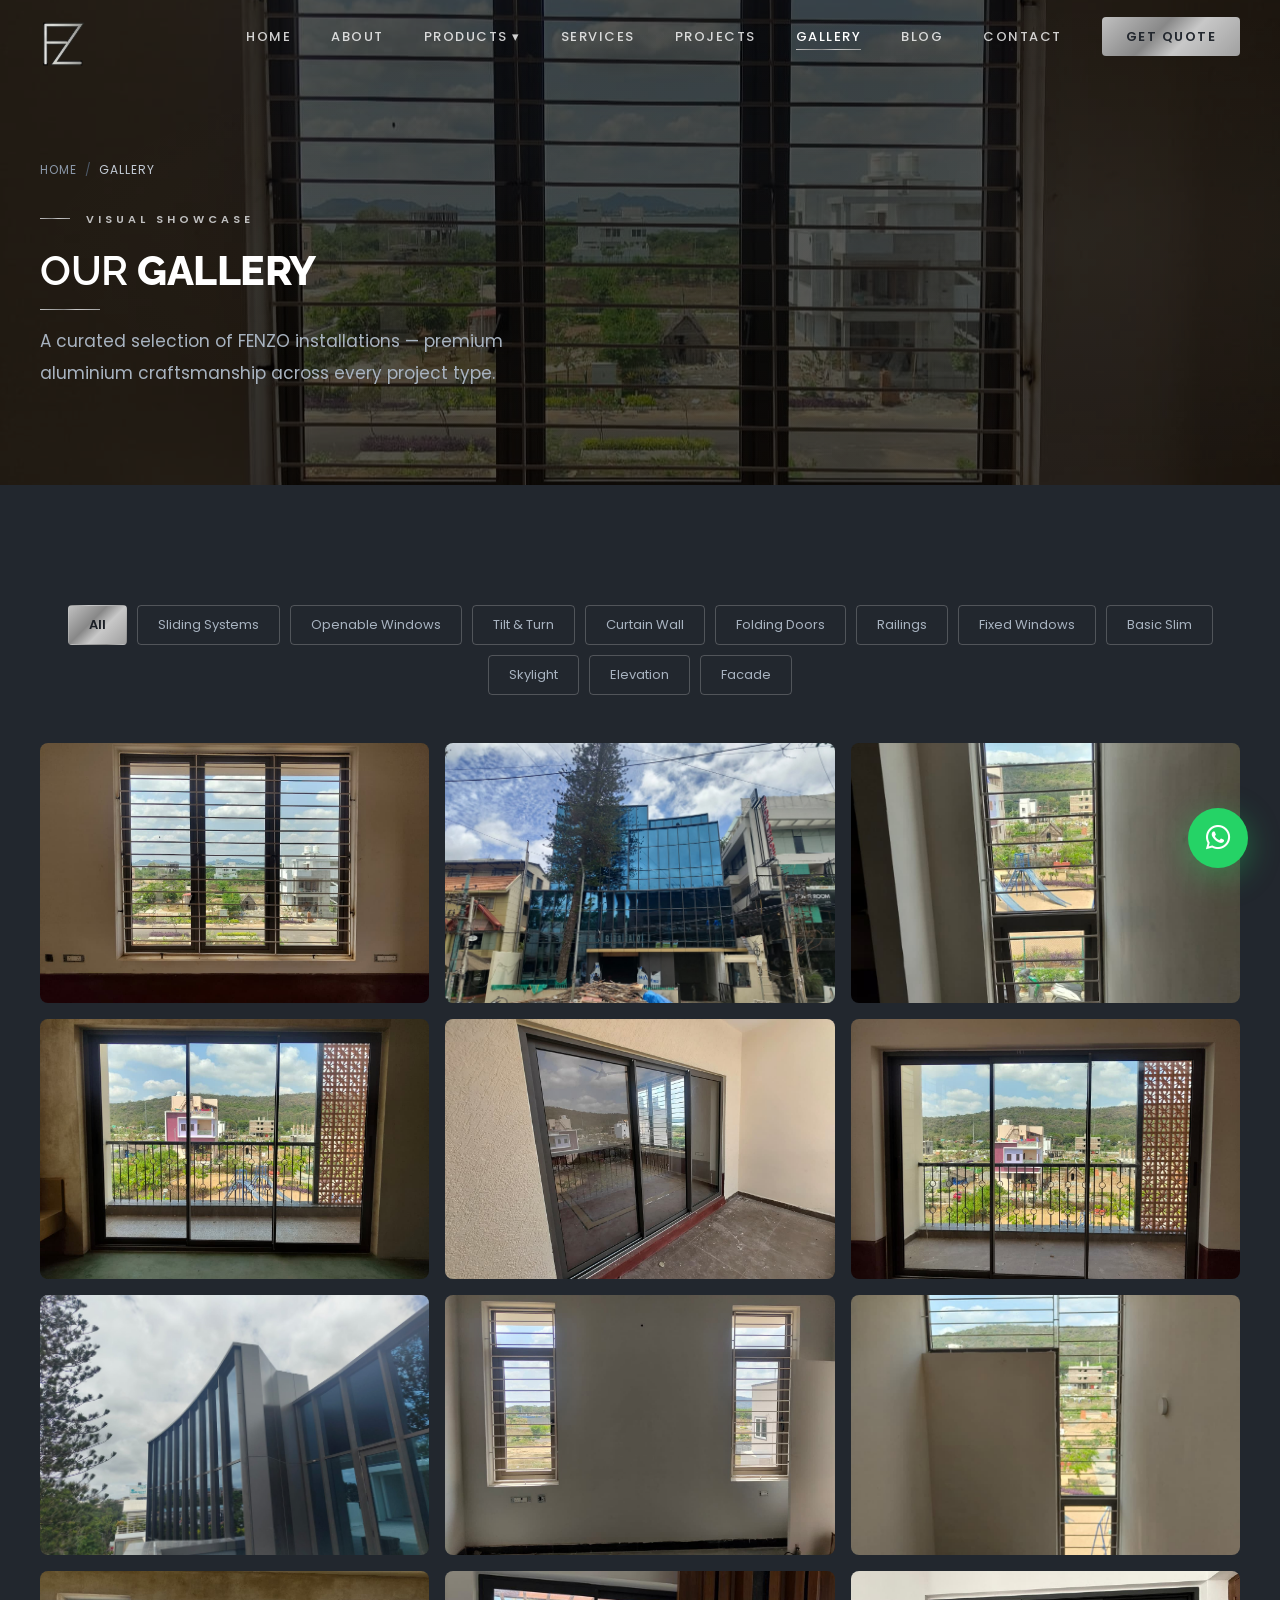
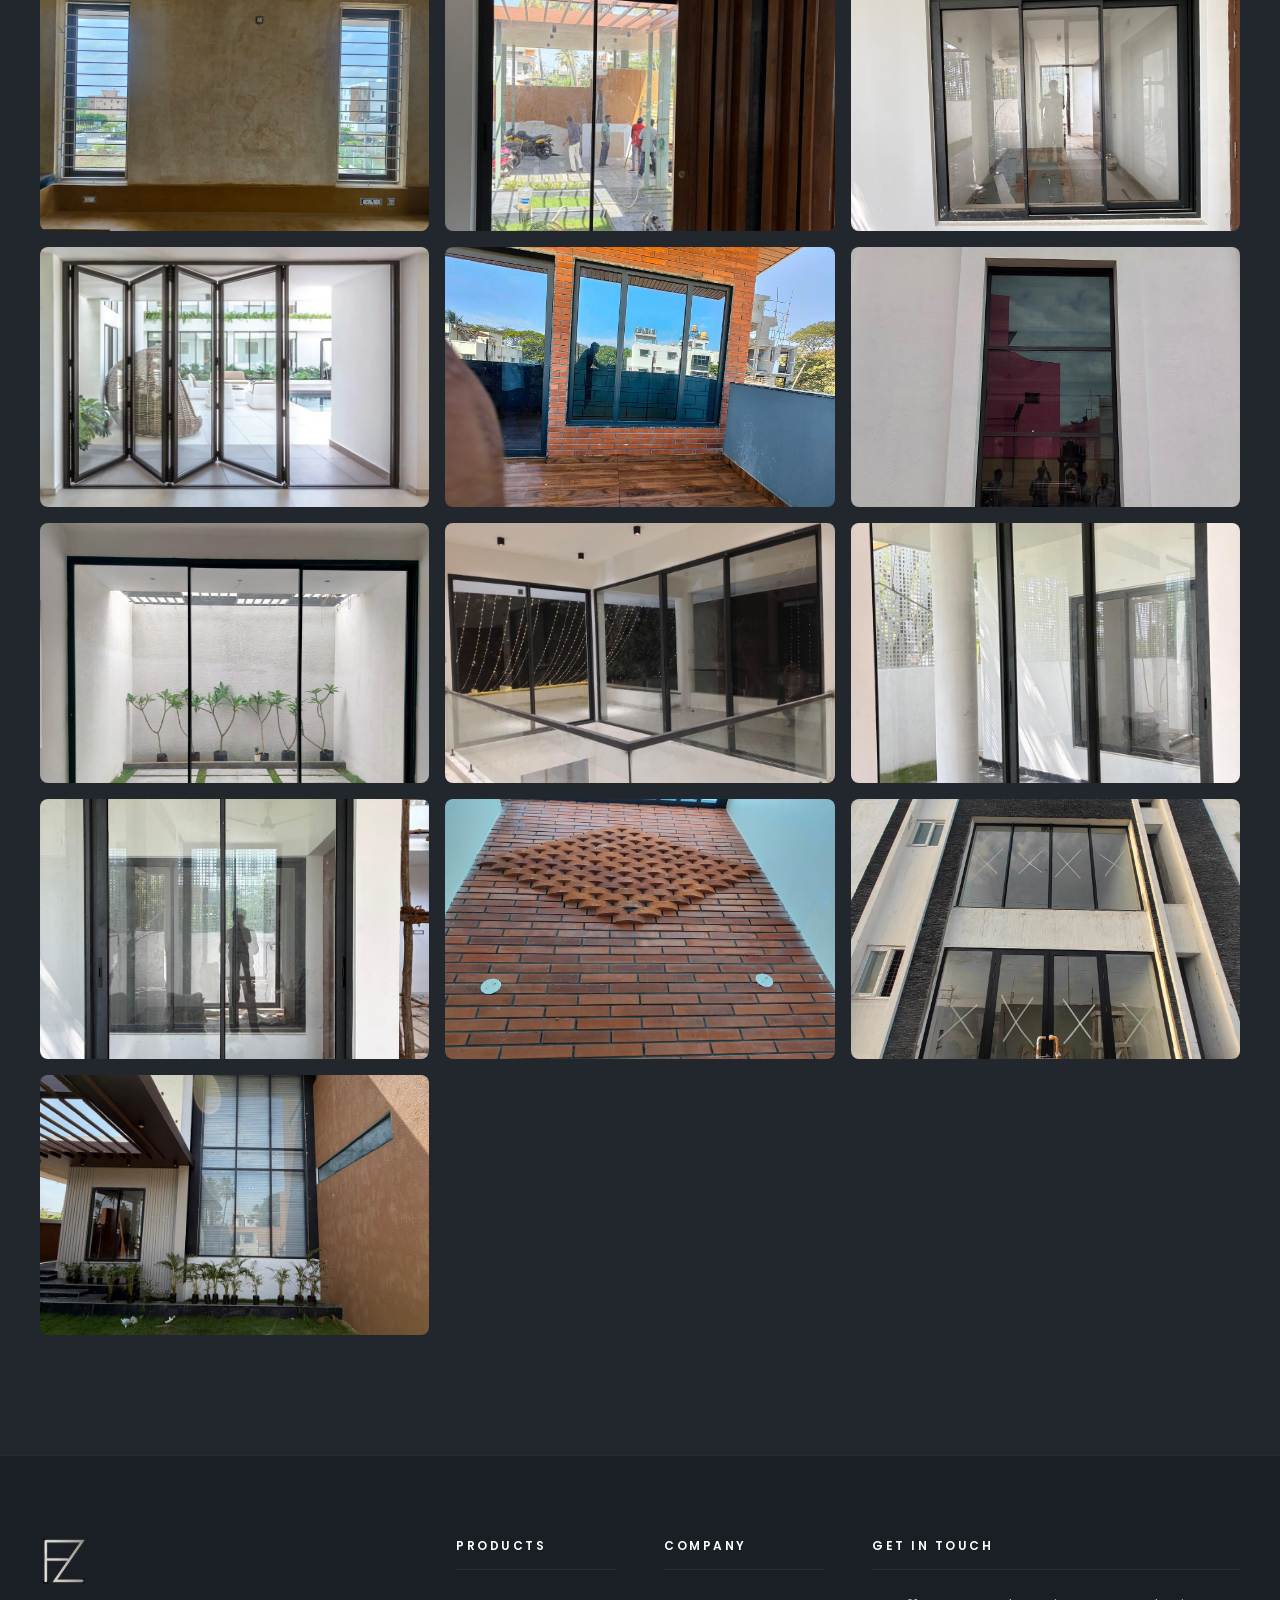
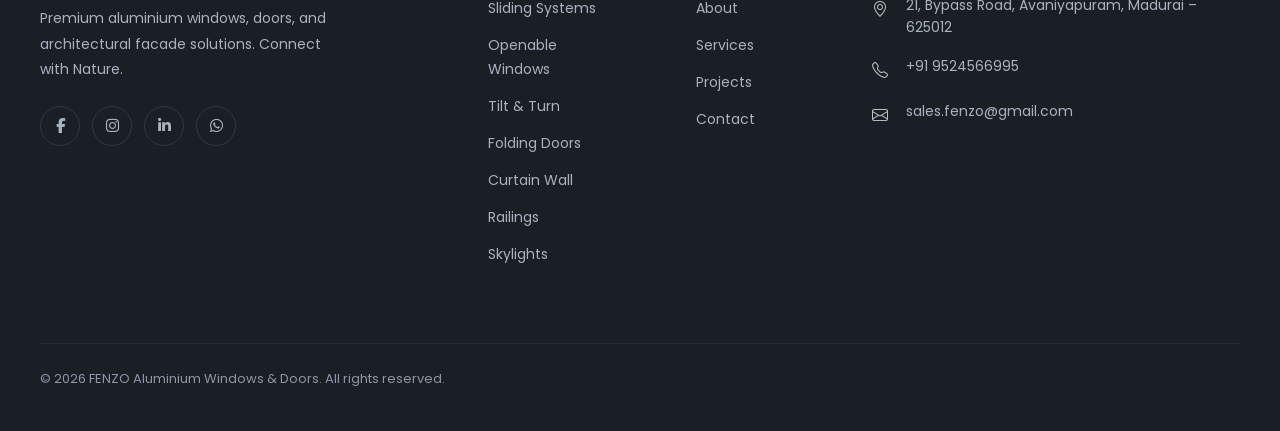
<file: gallery.html>
﻿<!DOCTYPE html>
<html lang="en">
<head>
  <meta charset="UTF-8"><meta name="viewport" content="width=device-width, initial-scale=1.0">
  <title>Gallery | FENZO Aluminium Windows & Doors Madurai</title>
  <meta name="description" content="Browse the FENZO Aluminium gallery — installations of sliding windows, curtain walls, tilt-turn systems, railings and more across Tamil Nadu.">
  <link href="https://cdn.jsdelivr.net/npm/bootstrap@5.3.3/dist/css/bootstrap.min.css" rel="stylesheet">
  <link rel="stylesheet" href="https://cdn.jsdelivr.net/npm/bootstrap-icons@1.11.3/font/bootstrap-icons.min.css">
  <link rel="stylesheet" href="https://cdnjs.cloudflare.com/ajax/libs/font-awesome/6.5.0/css/all.min.css">
  <link href="https://fonts.googleapis.com/css2?family=Raleway:wght@300;400;500;600;700;800;900&family=Poppins:wght@300;400;500;600;700&display=swap" rel="stylesheet">
  <link rel="stylesheet" href="css/fenzo.css">
  <style>
    .gallery-filters { display:flex; gap:10px; flex-wrap:wrap; justify-content:center; margin-bottom:48px; }
    .gf-btn { background:transparent; border:1px solid rgba(192,192,192,0.3); color:var(--color-grey-400); padding:8px 20px; border-radius:4px; font-size:13px; cursor:pointer; transition:all 0.3s; font-family:'Poppins',sans-serif; }
    .gf-btn:hover,.gf-btn.active { background:var(--gradient-metal); color:var(--color-black); border-color:transparent; font-weight:600; }
    .gallery-grid { display:grid; grid-template-columns:repeat(3,1fr); gap:16px; }
    @media(max-width:768px){ .gallery-grid { grid-template-columns:repeat(2,1fr); } }
    @media(max-width:480px){ .gallery-grid { grid-template-columns:1fr; } }
    .gallery-thumb { border-radius:8px; overflow:hidden; cursor:pointer; position:relative; }
    .gallery-thumb-inner { width:100%; height:260px; display:block; transition:transform 0.5s ease; }
    .gallery-thumb:hover .gallery-thumb-inner { transform:scale(1.04); }
    .gallery-thumb-overlay { position:absolute; inset:0; background:rgba(0,0,0,0.5); opacity:0; transition:opacity 0.3s; display:flex; align-items:center; justify-content:center; border-radius:8px; }
    .gallery-thumb-overlay i { font-size:32px; color:#fff; }
    .gallery-thumb:hover .gallery-thumb-overlay { opacity:1; }
    .gallery-item { transition:opacity 0.4s; }
    .gallery-item.hidden { display:none; }
    .gallery-lightbox { position:fixed; inset:0; z-index:10000; background:rgba(0,0,0,0.95); display:flex; align-items:center; justify-content:center; opacity:0; visibility:hidden; transition:opacity 0.3s, visibility 0.3s; backdrop-filter:blur(10px); }
    .gallery-lightbox.active { opacity:1; visibility:visible; }
    .lightbox-content { max-width:800px; width:90%; display:flex; justify-content:center; }
  </style>
</head>
<body>
<div id="preloader"><div class="preloader-inner"><img src="images/logo1.png" alt="FENZO" class="preloader-logo"><div class="preloader-bar"><div class="preloader-bar-fill"></div></div></div></div>

<nav class="navbar-fenzo">
  <div class="nav-inner">
    <a href="index.html" class="nav-logo"><img src="images/logo1.png" alt="FENZO Aluminium"></a>
    <ul class="nav-links">
      <li><a href="index.html">Home</a></li><li><a href="about.html">About</a></li>
      <li class="nav-dropdown"><a href="products.html">Products ▾</a><ul class="nav-dropdown-menu"><li><a href="products.html#sliding">Sliding Systems</a></li><li><a href="products.html#openable">Openable Windows</a></li><li><a href="products.html#tilt-turn">Tilt &amp; Turn</a></li><li><a href="products.html#folding">Folding Doors</a></li><li><a href="products.html#curtain-wall">Curtain Wall</a></li><li><a href="products.html#railings">Railings</a></li><li><a href="products.html#skylights">Skylights</a></li></ul></li>
      <li><a href="services.html">Services</a></li><li><a href="projects.html">Projects</a></li>
      <li><a href="gallery.html" class="active">Gallery</a></li><li><a href="blog.html">Blog</a></li>
      <li><a href="contact.html">Contact</a></li>
      <li><a href="quote.html" class="nav-cta">Get Quote</a></li>
    </ul>
    <button class="nav-hamburger"><span></span><span></span><span></span></button>
  </div>
</nav>
<div class="mobile-nav-overlay"></div>
<div class="mobile-nav"><button class="mobile-nav-close" aria-label="Close">&times;</button><a href="index.html" style="display:block;margin-bottom:24px;"><img src="images/logo1.png" alt="FENZO" style="height:40px;"></a><ul><li><a href="index.html">Home</a></li><li><a href="about.html">About Us</a></li><li class="has-sub"><a href="#">Products</a><ul><li><a href="products.html#sliding">Sliding Systems</a></li><li><a href="products.html#openable">Openable Windows</a></li><li><a href="products.html#tilt-turn">Tilt &amp; Turn</a></li><li><a href="products.html#folding">Folding Doors</a></li><li><a href="products.html#curtain-wall">Curtain Wall</a></li><li><a href="products.html#railings">Railings</a></li><li><a href="products.html#skylights">Skylights</a></li></ul></li><li><a href="services.html">Services</a></li><li><a href="projects.html">Projects</a></li><li><a href="gallery.html">Gallery</a></li><li><a href="blog.html">Blog</a></li><li><a href="contact.html">Contact</a></li><li><a href="quote.html" style="color:#c0c0c0;font-weight:700;">Get Free Quote →</a></li></ul><div style="margin-top:40px;padding-top:24px;border-top:1px solid rgba(255,255,255,0.08);"><a href="tel:+919524566995" style="color:#c0c0c0;font-size:15px;display:block;margin-bottom:8px;"><i class="bi bi-telephone me-2"></i>+91 9524566995</a><a href="mailto:sales.fenzo@gmail.com" style="color:#c0c0c0;font-size:14px;"><i class="bi bi-envelope me-2"></i>sales.fenzo@gmail.com</a></div></div>

<section class="page-hero" style="background:linear-gradient(rgba(0,0,0,0.68),rgba(0,0,0,0.68)) center/cover, url('images/assets/im3.jpg') center/cover no-repeat;">
  <div class="container-fenzo"><div class="page-hero-content">
    <nav class="breadcrumb-fenzo"><a href="index.html">Home</a><span>/</span><span class="current">Gallery</span></nav>
    <p class="section-eyebrow">Visual Showcase</p>
    <h1 class="section-title">Our <span>Gallery</span></h1>
    <div class="section-divider"></div>
    <p class="section-desc">A curated selection of FENZO installations — premium aluminium craftsmanship across every project type.</p>
  </div></div>
</section>

<section class="section-pad">
  <div class="container-fenzo">
    <div class="gallery-filters">
      <button class="gf-btn active" data-filter="all">All</button>
      <button class="gf-btn" data-filter="sliding">Sliding Systems</button>
      <button class="gf-btn" data-filter="openable">Openable Windows</button>
      <button class="gf-btn" data-filter="tilt-turn">Tilt &amp; Turn</button>
      <button class="gf-btn" data-filter="curtain-wall">Curtain Wall</button>
      <button class="gf-btn" data-filter="folding">Folding Doors</button>
      <button class="gf-btn" data-filter="railing">Railings</button>
      <button class="gf-btn" data-filter="fixed-windows">Fixed Windows</button>
      <button class="gf-btn" data-filter="basic-slim">Basic Slim</button>
      <button class="gf-btn" data-filter="skylight">Skylight</button>
      <button class="gf-btn" data-filter="elevation">Elevation</button>
      <button class="gf-btn" data-filter="facade">Facade</button>
    </div>

    <div class="gallery-grid" id="galleryGrid">

      <div class="gallery-item" data-cat="openable">
        <div class="gallery-thumb">
          <div class="gallery-thumb-inner"><img src="images/assets/im3.jpg" alt="Openable Window System" style="width:100%;height:100%;object-fit:cover;"></div>
          <div class="gallery-thumb-overlay"><i class="bi bi-zoom-in"></i></div>
        </div>
      </div>

      <div class="gallery-item" data-cat="curtain-wall">
        <div class="gallery-thumb">
          <div class="gallery-thumb-inner"><img src="images/assets/im2.jpg" alt="Curtain Wall System" style="width:100%;height:100%;object-fit:cover;"></div>
          <div class="gallery-thumb-overlay"><i class="bi bi-zoom-in"></i></div>
        </div>
      </div>

      <div class="gallery-item" data-cat="tilt-turn">
        <div class="gallery-thumb">
          <div class="gallery-thumb-inner"><img src="images/assets/im6.jpg" alt="Tilt & Turn Window" style="width:100%;height:100%;object-fit:cover;"></div>
          <div class="gallery-thumb-overlay"><i class="bi bi-zoom-in"></i></div>
        </div>
      </div>

      <div class="gallery-item" data-cat="railing">
        <div class="gallery-thumb">
          <div class="gallery-thumb-inner"><img src="images/assets/im9.jpg" alt="Aluminium Balcony Railing" style="width:100%;height:100%;object-fit:cover;"></div>
          <div class="gallery-thumb-overlay"><i class="bi bi-zoom-in"></i></div>
        </div>
      </div>

      <div class="gallery-item" data-cat="sliding">
        <div class="gallery-thumb">
          <div class="gallery-thumb-inner"><img src="images/assets/im5.jpg" alt="Sliding Door System" style="width:100%;height:100%;object-fit:cover;"></div>
          <div class="gallery-thumb-overlay"><i class="bi bi-zoom-in"></i></div>
        </div>
      </div>

      <div class="gallery-item" data-cat="sliding">
        <div class="gallery-thumb">
          <div class="gallery-thumb-inner"><img src="images/assets/im7.jpg" alt="Sliding Door - Balcony" style="width:100%;height:100%;object-fit:cover;"></div>
          <div class="gallery-thumb-overlay"><i class="bi bi-zoom-in"></i></div>
        </div>
      </div>

      <div class="gallery-item" data-cat="curtain-wall">
        <div class="gallery-thumb">
          <div class="gallery-thumb-inner"><img src="images/assets/im1.jpg" alt="Aluminium Facade" style="width:100%;height:100%;object-fit:cover;"></div>
          <div class="gallery-thumb-overlay"><i class="bi bi-zoom-in"></i></div>
        </div>
      </div>

      <div class="gallery-item" data-cat="openable">
        <div class="gallery-thumb">
          <div class="gallery-thumb-inner"><img src="images/assets/im8.jpg" alt="Openable Windows" style="width:100%;height:100%;object-fit:cover;"></div>
          <div class="gallery-thumb-overlay"><i class="bi bi-zoom-in"></i></div>
        </div>
      </div>

      <div class="gallery-item" data-cat="openable">
        <div class="gallery-thumb">
          <div class="gallery-thumb-inner"><img src="images/assets/im4.jpg" alt="Openable Window Installation" style="width:100%;height:100%;object-fit:cover;"></div>
          <div class="gallery-thumb-overlay"><i class="bi bi-zoom-in"></i></div>
        </div>
      </div>

      <div class="gallery-item" data-cat="openable">
        <div class="gallery-thumb">
          <div class="gallery-thumb-inner"><img src="images/assets/im10.jpg" alt="Openable Window Installation" style="width:100%;height:100%;object-fit:cover;"></div>
          <div class="gallery-thumb-overlay"><i class="bi bi-zoom-in"></i></div>
        </div>
      </div>

      <div class="gallery-item" data-cat="sliding">
        <div class="gallery-thumb">
          <div class="gallery-thumb-inner"><img src="images/assets/projects/Sliding-windows/1.jpg" alt="Sliding Windows — Project Installation" style="width:100%;height:100%;object-fit:cover;"></div>
          <div class="gallery-thumb-overlay"><i class="bi bi-zoom-in"></i></div>
        </div>
      </div>

      <div class="gallery-item" data-cat="sliding">
        <div class="gallery-thumb">
          <div class="gallery-thumb-inner"><img src="images/assets/projects/Sliding-windows/2.jpg" alt="Sliding Windows — Residential" style="width:100%;height:100%;object-fit:cover;"></div>
          <div class="gallery-thumb-overlay"><i class="bi bi-zoom-in"></i></div>
        </div>
      </div>

      <div class="gallery-item" data-cat="folding">
        <div class="gallery-thumb">
          <div class="gallery-thumb-inner"><img src="images/assets/Bifold-door.jpg" alt="Folding / Bi-fold Door System" style="width:100%;height:100%;object-fit:cover;"></div>
          <div class="gallery-thumb-overlay"><i class="bi bi-zoom-in"></i></div>
        </div>
      </div>

      <div class="gallery-item" data-cat="fixed-windows">
        <div class="gallery-thumb">
          <div class="gallery-thumb-inner"><img src="images/assets/projects/Fixed-windows/1.jpg" alt="Fixed Window Installation" style="width:100%;height:100%;object-fit:cover;"></div>
          <div class="gallery-thumb-overlay"><i class="bi bi-zoom-in"></i></div>
        </div>
      </div>

      <div class="gallery-item" data-cat="fixed-windows">
        <div class="gallery-thumb">
          <div class="gallery-thumb-inner"><img src="images/assets/projects/Fixed-windows/2.jpg" alt="Fixed Windows — Residential" style="width:100%;height:100%;object-fit:cover;"></div>
          <div class="gallery-thumb-overlay"><i class="bi bi-zoom-in"></i></div>
        </div>
      </div>

      <div class="gallery-item" data-cat="basic-slim">
        <div class="gallery-thumb">
          <div class="gallery-thumb-inner"><img src="images/assets/projects/Basic-slim/1.jpg" alt="Basic Slim Series — Aluminium Windows" style="width:100%;height:100%;object-fit:cover;"></div>
          <div class="gallery-thumb-overlay"><i class="bi bi-zoom-in"></i></div>
        </div>
      </div>

      <div class="gallery-item" data-cat="basic-slim">
        <div class="gallery-thumb">
          <div class="gallery-thumb-inner"><img src="images/assets/projects/Basic-slim/2.jpg" alt="Basic Slim Series — Installation" style="width:100%;height:100%;object-fit:cover;"></div>
          <div class="gallery-thumb-overlay"><i class="bi bi-zoom-in"></i></div>
        </div>
      </div>

      <div class="gallery-item" data-cat="basic-slim">
        <div class="gallery-thumb">
          <div class="gallery-thumb-inner"><img src="images/assets/projects/Basic-slim/3.jpg" alt="Basic Slim Series — Window Detail" style="width:100%;height:100%;object-fit:cover;"></div>
          <div class="gallery-thumb-overlay"><i class="bi bi-zoom-in"></i></div>
        </div>
      </div>

      <div class="gallery-item" data-cat="basic-slim">
        <div class="gallery-thumb">
          <div class="gallery-thumb-inner"><img src="images/assets/projects/Basic-slim/4.jpg" alt="Basic Slim Series — Residential Project" style="width:100%;height:100%;object-fit:cover;"></div>
          <div class="gallery-thumb-overlay"><i class="bi bi-zoom-in"></i></div>
        </div>
      </div>

      <div class="gallery-item" data-cat="skylight">
        <div class="gallery-thumb">
          <div class="gallery-thumb-inner"><img src="images/assets/projects/Skylight/1.jpg" alt="Aluminium Skylight — Roof Glazing" style="width:100%;height:100%;object-fit:cover;"></div>
          <div class="gallery-thumb-overlay"><i class="bi bi-zoom-in"></i></div>
        </div>
      </div>

      <div class="gallery-item" data-cat="elevation">
        <div class="gallery-thumb">
          <div class="gallery-thumb-inner"><img src="images/assets/projects/Elevation/1.jpg" alt="Glazed Elevation — Commercial Building" style="width:100%;height:100%;object-fit:cover;"></div>
          <div class="gallery-thumb-overlay"><i class="bi bi-zoom-in"></i></div>
        </div>
      </div>

      <div class="gallery-item" data-cat="facade">
        <div class="gallery-thumb">
          <div class="gallery-thumb-inner"><img src="images/assets/projects/Facade/1.jpg" alt="Double-Height Glass Facade — Villa" style="width:100%;height:100%;object-fit:cover;"></div>
          <div class="gallery-thumb-overlay"><i class="bi bi-zoom-in"></i></div>
        </div>
      </div>

    </div>
  </div>
</section>

<!-- Lightbox -->
<div class="gallery-lightbox" id="galleryLightbox">
  <button class="lightbox-close" id="lightboxClose">&times;</button>
  <button class="lightbox-prev" id="lightboxPrev">&#8249;</button>
  <button class="lightbox-next" id="lightboxNext">&#8250;</button>
  <div class="lightbox-content">
    <div id="lightboxImg" style="width:100%;max-width:800px;max-height:80vh;border-radius:8px;overflow:hidden;"></div>
  </div>
</div>

<footer class="footer">
  <div class="container-fenzo">
    <div class="row g-5">
      <div class="col-lg-4"><img src="images/logo1.png" alt="FENZO" class="footer-logo"><p class="footer-desc">Premium aluminium windows, doors, and architectural facade solutions. Connect with Nature.</p><div class="footer-social"><a href="#"><i class="fab fa-facebook-f"></i></a><a href="#"><i class="fab fa-instagram"></i></a><a href="#"><i class="fab fa-linkedin-in"></i></a><a href="https://wa.me/919524566995" target="_blank"><i class="fab fa-whatsapp"></i></a></div></div>
      <div class="col-lg-2 col-6"><p class="footer-heading">Products</p><ul class="footer-links"><li><a href="products.html#sliding">Sliding Systems</a></li><li><a href="products.html#openable">Openable Windows</a></li><li><a href="products.html#tilt-turn">Tilt &amp; Turn</a></li><li><a href="products.html#folding">Folding Doors</a></li><li><a href="products.html#curtain-wall">Curtain Wall</a></li><li><a href="products.html#railings">Railings</a></li><li><a href="products.html#skylights">Skylights</a></li></ul></div>
      <div class="col-lg-2 col-6"><p class="footer-heading">Company</p><ul class="footer-links"><li><a href="about.html">About</a></li><li><a href="services.html">Services</a></li><li><a href="projects.html">Projects</a></li><li><a href="contact.html">Contact</a></li></ul></div>
      <div class="col-lg-4"><p class="footer-heading">Get in Touch</p><div class="footer-contact-item"><i class="bi bi-geo-alt footer-contact-icon"></i><div class="footer-contact-text">21, Bypass Road, Avaniyapuram, Madurai – 625012</div></div><div class="footer-contact-item"><i class="bi bi-telephone footer-contact-icon"></i><div class="footer-contact-text"><a href="tel:+919524566995">+91 9524566995</a></div></div><div class="footer-contact-item"><i class="bi bi-envelope footer-contact-icon"></i><div class="footer-contact-text"><a href="mailto:sales.fenzo@gmail.com">sales.fenzo@gmail.com</a></div></div></div>
    </div>
  </div>
  <div class="container-fenzo"><div class="footer-bottom"><p class="footer-bottom-text">&copy; 2026 FENZO Aluminium Windows &amp; Doors. All rights reserved.</p></div></div>
</footer>

<a href="https://wa.me/919524566995?text=Hello%20FENZO%2C%20I%20am%20interested%20in%20your%20aluminium%20products." class="whatsapp-float" target="_blank"><i class="fab fa-whatsapp"></i><span class="wa-tooltip">Chat with us!</span></a>

<script src="https://cdn.jsdelivr.net/npm/bootstrap@5.3.3/dist/js/bootstrap.bundle.min.js"></script>
<script src="js/fenzo.js"></script>
<script>
// Filter
document.querySelectorAll('.gf-btn').forEach(btn => {
  btn.addEventListener('click', function() {
    document.querySelectorAll('.gf-btn').forEach(b => b.classList.remove('active'));
    this.classList.add('active');
    const filter = this.dataset.filter;
    document.querySelectorAll('.gallery-item').forEach(item => {
      const cat = item.dataset.cat || '';
      if (filter === 'all' || cat.includes(filter)) {
        item.classList.remove('hidden');
      } else {
        item.classList.add('hidden');
      }
    });
  });
});

// Lightbox — built from the grid itself so it always stays in sync
const galleryItems = Array.from(document.querySelectorAll('.gallery-item'));
const galleryImages = galleryItems.map(item => {
  const img = item.querySelector('img');
  return { src: img.getAttribute('src'), label: img.alt };
});
galleryItems.forEach((item, i) => {
  item.querySelector('.gallery-thumb').addEventListener('click', () => openLightbox(i));
});

let currentIdx = 0;
function openLightbox(idx) {
  currentIdx = idx;
  renderLightboxItem(idx);
  document.getElementById('galleryLightbox').classList.add('active');
  document.body.style.overflow = 'hidden';
}
function renderLightboxItem(idx) {
  const el = document.getElementById('lightboxImg');
  const item = galleryImages[idx];
  el.style.minHeight = '400px';
  el.style.position = 'relative';
  el.innerHTML = `<img src="${item.src}" alt="${item.label}" style="width:100%;height:100%;max-height:80vh;object-fit:contain;display:block;border-radius:8px;"><span style="position:absolute;bottom:12px;left:12px;color:#fff;font-size:14px;background:rgba(0,0,0,0.6);padding:6px 14px;border-radius:4px;">${item.label}</span>`;
}
document.getElementById('lightboxClose').onclick = () => {
  document.getElementById('galleryLightbox').classList.remove('active');
  document.body.style.overflow = '';
};
document.getElementById('galleryLightbox').addEventListener('click', e => {
  if (e.target.id === 'galleryLightbox' || e.target.classList.contains('lightbox-content')) {
    e.currentTarget.classList.remove('active');
    document.body.style.overflow = '';
  }
});
document.getElementById('lightboxPrev').onclick = () => {
  currentIdx = (currentIdx - 1 + galleryImages.length) % galleryImages.length;
  renderLightboxItem(currentIdx);
};
document.getElementById('lightboxNext').onclick = () => {
  currentIdx = (currentIdx + 1) % galleryImages.length;
  renderLightboxItem(currentIdx);
};
document.addEventListener('keydown', e => {
  const lb = document.getElementById('galleryLightbox');
  if (!lb.classList.contains('active')) return;
  if (e.key === 'Escape') { lb.classList.remove('active'); document.body.style.overflow = ''; }
  if (e.key === 'ArrowLeft') { currentIdx = (currentIdx - 1 + galleryImages.length) % galleryImages.length; renderLightboxItem(currentIdx); }
  if (e.key === 'ArrowRight') { currentIdx = (currentIdx + 1) % galleryImages.length; renderLightboxItem(currentIdx); }
});
</script>
</body>
</html>
</file>
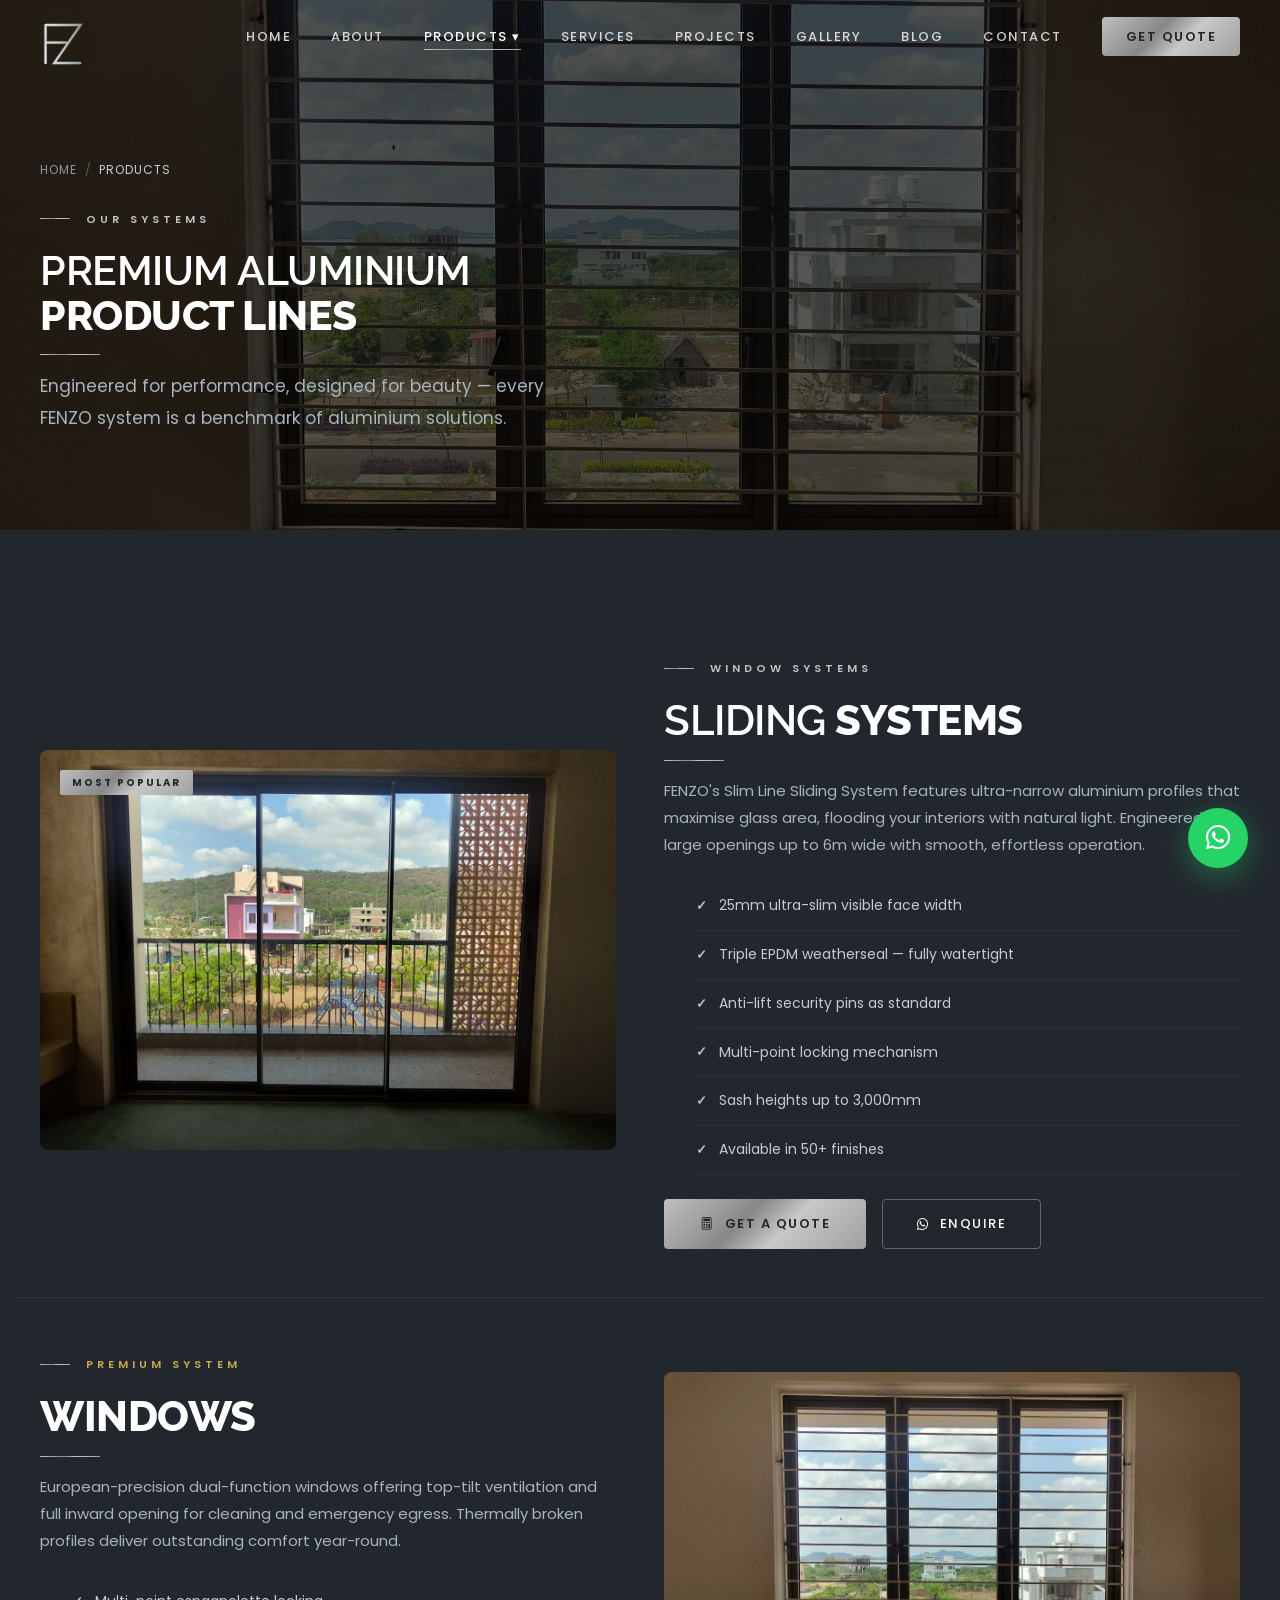
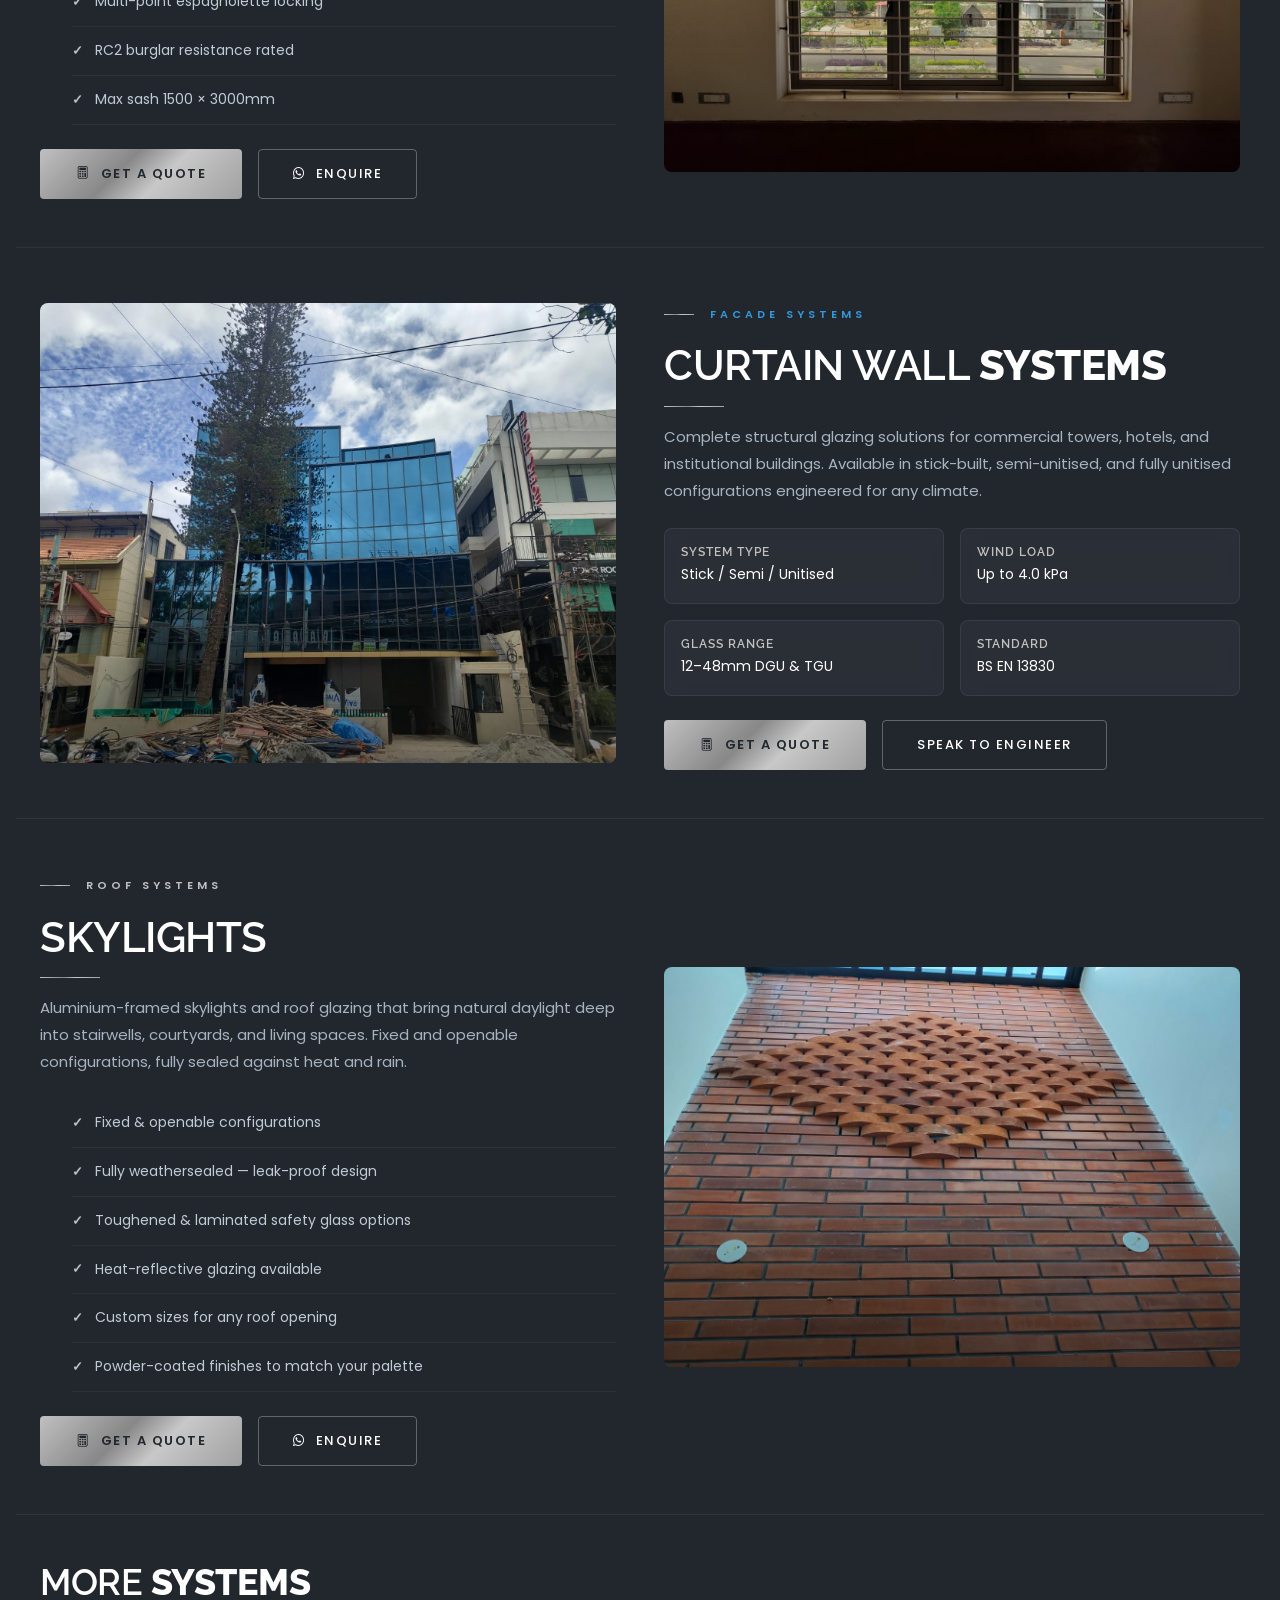
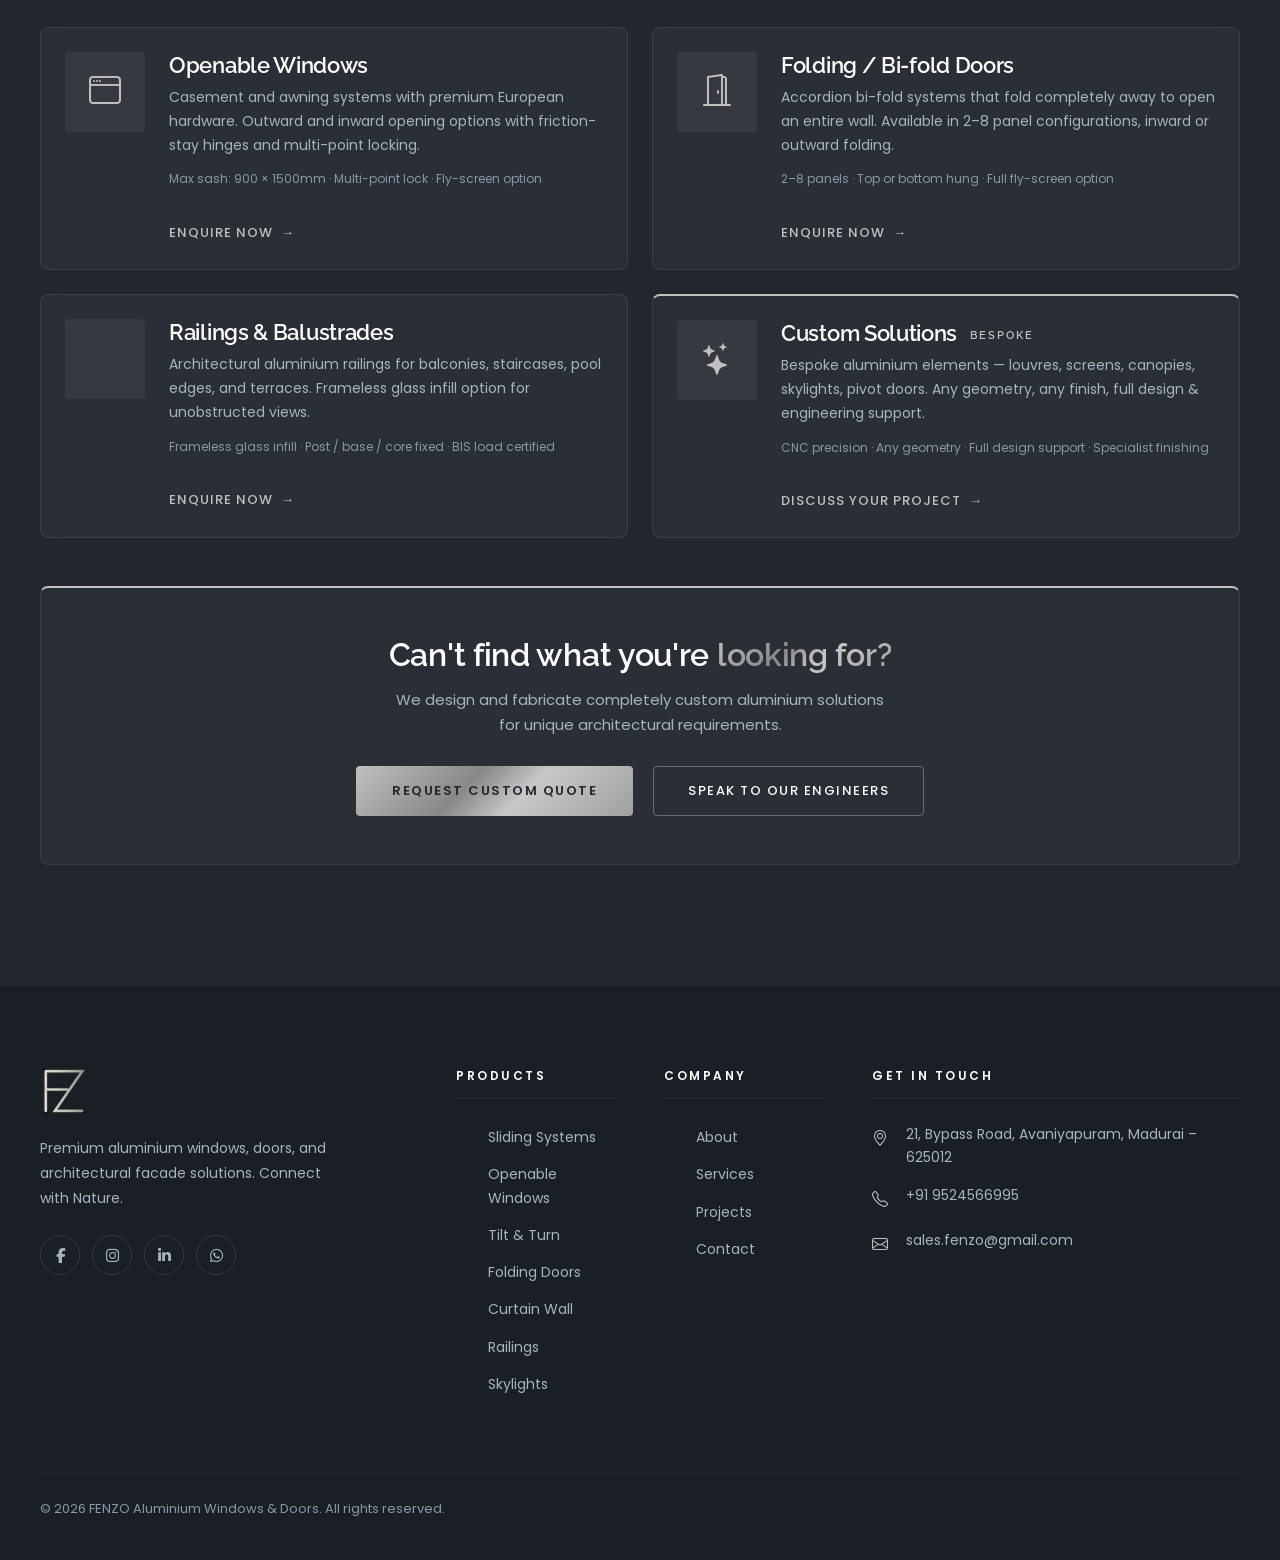
<file: products.html>
﻿<!DOCTYPE html>
<html lang="en">
<head>
  <meta charset="UTF-8"><meta name="viewport" content="width=device-width, initial-scale=1.0">
  <title>Aluminium Windows & Doors Products | FENZO Aluminium Systems</title>
  <meta name="description" content="Explore FENZO's complete range — sliding windows, tilt & turn, curtain walls, folding doors, railings and custom aluminium solutions for residential and commercial projects.">
  <link href="https://cdn.jsdelivr.net/npm/bootstrap@5.3.3/dist/css/bootstrap.min.css" rel="stylesheet">
  <link rel="stylesheet" href="https://cdn.jsdelivr.net/npm/bootstrap-icons@1.11.3/font/bootstrap-icons.min.css">
  <link rel="stylesheet" href="https://cdnjs.cloudflare.com/ajax/libs/font-awesome/6.5.0/css/all.min.css">
  <link href="https://fonts.googleapis.com/css2?family=Raleway:wght@300;400;500;600;700;800;900&family=Poppins:wght@300;400;500;600;700&display=swap" rel="stylesheet">
  <link rel="stylesheet" href="css/fenzo.css">
</head>
<body>
<div id="preloader"><div class="preloader-inner"><img src="images/logo1.png" alt="FENZO" class="preloader-logo"><div class="preloader-bar"><div class="preloader-bar-fill"></div></div></div></div>

<nav class="navbar-fenzo">
  <div class="nav-inner">
    <a href="index.html" class="nav-logo"><img src="images/logo1.png" alt="FENZO Aluminium"></a>
    <ul class="nav-links">
      <li><a href="index.html">Home</a></li><li><a href="about.html">About</a></li>
      <li class="nav-dropdown"><a href="products.html" class="active">Products ▾</a>
        <ul class="nav-dropdown-menu"><li><a href="products.html#sliding">Sliding Systems</a></li><li><a href="products.html#openable">Openable Windows</a></li><li><a href="products.html#tilt-turn">Tilt &amp; Turn</a></li><li><a href="products.html#folding">Folding Doors</a></li><li><a href="products.html#curtain-wall">Curtain Wall</a></li><li><a href="products.html#railings">Railings</a></li><li><a href="products.html#skylights">Skylights</a></li></ul>
      </li>
      <li><a href="services.html">Services</a></li><li><a href="projects.html">Projects</a></li>
      <li><a href="gallery.html">Gallery</a></li><li><a href="blog.html">Blog</a></li><li><a href="contact.html">Contact</a></li>
      <li><a href="quote.html" class="nav-cta">Get Quote</a></li>
    </ul>
    <button class="nav-hamburger"><span></span><span></span><span></span></button>
  </div>
</nav>
<div class="mobile-nav-overlay"></div>
<div class="mobile-nav"><button class="mobile-nav-close" aria-label="Close">&times;</button><a href="index.html" style="display:block;margin-bottom:24px;"><img src="images/logo1.png" alt="FENZO" style="height:40px;"></a><ul><li><a href="index.html">Home</a></li><li><a href="about.html">About Us</a></li><li class="has-sub"><a href="#">Products</a><ul><li><a href="products.html#sliding">Sliding Systems</a></li><li><a href="products.html#openable">Openable Windows</a></li><li><a href="products.html#tilt-turn">Tilt &amp; Turn</a></li><li><a href="products.html#folding">Folding Doors</a></li><li><a href="products.html#curtain-wall">Curtain Wall</a></li><li><a href="products.html#railings">Railings</a></li><li><a href="products.html#skylights">Skylights</a></li></ul></li><li><a href="services.html">Services</a></li><li><a href="projects.html">Projects</a></li><li><a href="gallery.html">Gallery</a></li><li><a href="blog.html">Blog</a></li><li><a href="contact.html">Contact</a></li><li><a href="quote.html" style="color:#c0c0c0;font-weight:700;">Get Free Quote →</a></li></ul><div style="margin-top:40px;padding-top:24px;border-top:1px solid rgba(255,255,255,0.08);"><a href="tel:+919524566995" style="color:#c0c0c0;font-size:15px;display:block;margin-bottom:8px;"><i class="bi bi-telephone me-2"></i>+91 9524566995</a><a href="mailto:sales.fenzo@gmail.com" style="color:#c0c0c0;font-size:14px;"><i class="bi bi-envelope me-2"></i>sales.fenzo@gmail.com</a></div></div>

<section class="page-hero" style="background:linear-gradient(rgba(0,0,0,0.68),rgba(0,0,0,0.68)) center/cover, url('images/assets/im3.jpg') center/cover no-repeat;">
  <div class="container-fenzo"><div class="page-hero-content">
    <nav class="breadcrumb-fenzo"><a href="index.html">Home</a><span>/</span><span class="current">Products</span></nav>
    <p class="section-eyebrow">Our Systems</p>
    <h1 class="section-title">Premium Aluminium<br><span>Product Lines</span></h1>
    <div class="section-divider"></div>
    <p class="section-desc">Engineered for performance, designed for beauty — every FENZO system is a benchmark of aluminium solutions.</p>
  </div></div>
</section>

<section class="section-pad">
  <div class="container-fenzo">

    <!-- Product: Sliding -->
    <div id="sliding" class="row g-5 align-items-center mb-5 pb-5" style="border-bottom:1px solid rgba(255,255,255,0.06);">
      <div class="col-lg-6 reveal-left">
        <div style="height:400px;border-radius:var(--radius-md);overflow:hidden;position:relative;">
          <img src="images/assets/3track-3shutter.jpg" alt="Sliding Window System" style="width:100%;height:100%;object-fit:cover;display:block;">
          <div style="position:absolute;inset:0;background:linear-gradient(180deg,rgba(0,0,0,0) 50%,rgba(0,0,0,0.5) 100%);"></div>
          <div style="position:absolute;top:20px;left:20px;background:var(--gradient-metal);padding:4px 12px;border-radius:2px;font-size:10px;font-weight:700;letter-spacing:2px;text-transform:uppercase;color:var(--color-dark);">Most Popular</div>
        </div>
      </div>
      <div class="col-lg-6 reveal-right">
        <p class="section-eyebrow">Window Systems</p>
        <h2 class="section-title" style="font-size:42px;">Sliding <span>Systems</span></h2>
        <div class="section-divider"></div>
        <p style="color:var(--color-grey-400);line-height:1.8;font-size:15px;margin-bottom:24px;">FENZO's Slim Line Sliding System features ultra-narrow aluminium profiles that maximise glass area, flooding your interiors with natural light. Engineered for large openings up to 6m wide with smooth, effortless operation.</p>
        <ul class="product-features-list">
          <li>25mm ultra-slim visible face width</li><li>Triple EPDM weatherseal — fully watertight</li>
          <li>Anti-lift security pins as standard</li><li>Multi-point locking mechanism</li>
          <li>Sash heights up to 3,000mm</li><li>Available in 50+ finishes</li>
        </ul>
        <div class="mt-4 d-flex gap-3 flex-wrap">
          <a href="quote.html?product=Sliding+Systems" class="btn-fenzo-primary"><i class="bi bi-calculator"></i> Get a Quote</a>
          <a href="https://wa.me/919524566995?text=I%20am%20interested%20in%20Sliding%20Systems" class="btn-fenzo-outline" target="_blank"><i class="fab fa-whatsapp"></i> Enquire</a>
        </div>
      </div>
    </div>

    <!-- Product: Tilt & Turn -->
    <div id="tilt-turn" class="row g-5 align-items-center mb-5 pb-5" style="border-bottom:1px solid rgba(255,255,255,0.06);">
      <div class="col-lg-6 order-lg-2 reveal-right">
        <div style="height:400px;border-radius:var(--radius-md);overflow:hidden;position:relative;">
          <img src="images/assets/im3.jpg" alt="Tilt & Turn Window" style="width:100%;height:100%;object-fit:cover;display:block;">
          <div style="position:absolute;inset:0;background:linear-gradient(180deg,rgba(0,0,0,0) 50%,rgba(0,0,0,0.5) 100%);"></div>
        </div>
      </div>
      <div class="col-lg-6 order-lg-1 reveal-left">
        <p class="section-eyebrow" style="color:#c8a850;">Premium System</p>
        <h2 class="section-title" style="font-size:42px;"><span>Windows</span></h2>
        <div class="section-divider"></div>
        <p style="color:var(--color-grey-400);line-height:1.8;font-size:15px;margin-bottom:24px;">European-precision dual-function windows offering top-tilt ventilation and full inward opening for cleaning and emergency egress. Thermally broken profiles deliver outstanding comfort year-round.</p>
        <ul class="product-features-list">
       
          <li>Multi-point espagnolette locking</li>
          <li>RC2 burglar resistance rated</li><li>Max sash 1500 × 3000mm</li>
        </ul>
        <div class="mt-4 d-flex gap-3 flex-wrap">
          <a href="quote.html?product=Tilt+Turn" class="btn-fenzo-primary"><i class="bi bi-calculator"></i> Get a Quote</a>
          <a href="https://wa.me/919524566995?text=I%20am%20interested%20in%20Tilt%20%26%20Turn%20Windows" class="btn-fenzo-outline" target="_blank"><i class="fab fa-whatsapp"></i> Enquire</a>
        </div>
      </div>
    </div>

    <!-- Product: Curtain Wall -->
    <div id="curtain-wall" class="row g-5 align-items-center mb-5 pb-5" style="border-bottom:1px solid rgba(255,255,255,0.06);">
      <div class="col-lg-6 reveal-left">
        <div style="height:460px;border-radius:var(--radius-md);overflow:hidden;position:relative;">
          <img src="images/assets/im2.jpg" alt="Curtain Wall System" style="width:100%;height:100%;object-fit:cover;display:block;">
          <div style="position:absolute;inset:0;background:linear-gradient(180deg,rgba(0,0,0,0) 50%,rgba(0,0,0,0.5) 100%);"></div>
        </div>
      </div>
      <div class="col-lg-6 reveal-right">
        <p class="section-eyebrow" style="color:#3498db;">Facade Systems</p>
        <h2 class="section-title" style="font-size:42px;">Curtain Wall <span>Systems</span></h2>
        <div class="section-divider"></div>
        <p style="color:var(--color-grey-400);line-height:1.8;font-size:15px;margin-bottom:24px;">Complete structural glazing solutions for commercial towers, hotels, and institutional buildings. Available in stick-built, semi-unitised, and fully unitised configurations engineered for any climate.</p>
        <div class="row g-3 mb-4">
          <div class="col-6"><div class="glass-card p-3"><h6 style="font-size:12px;letter-spacing:1px;text-transform:uppercase;color:var(--color-silver);margin-bottom:4px;">System Type</h6><p style="font-size:14px;color:#fff;margin:0;">Stick / Semi / Unitised</p></div></div>
          <div class="col-6"><div class="glass-card p-3"><h6 style="font-size:12px;letter-spacing:1px;text-transform:uppercase;color:var(--color-silver);margin-bottom:4px;">Wind Load</h6><p style="font-size:14px;color:#fff;margin:0;">Up to 4.0 kPa</p></div></div>
          <div class="col-6"><div class="glass-card p-3"><h6 style="font-size:12px;letter-spacing:1px;text-transform:uppercase;color:var(--color-silver);margin-bottom:4px;">Glass Range</h6><p style="font-size:14px;color:#fff;margin:0;">12–48mm DGU &amp; TGU</p></div></div>
          <div class="col-6"><div class="glass-card p-3"><h6 style="font-size:12px;letter-spacing:1px;text-transform:uppercase;color:var(--color-silver);margin-bottom:4px;">Standard</h6><p style="font-size:14px;color:#fff;margin:0;">BS EN 13830</p></div></div>
        </div>
        <div class="d-flex gap-3 flex-wrap">
          <a href="quote.html?product=Curtain+Wall" class="btn-fenzo-primary"><i class="bi bi-calculator"></i> Get a Quote</a>
          <a href="contact.html" class="btn-fenzo-outline">Speak to Engineer</a>
        </div>
      </div>
    </div>

    <!-- Product: Skylights -->
    <div id="skylights" class="row g-5 align-items-center mb-5 pb-5" style="border-bottom:1px solid rgba(255,255,255,0.06);">
      <div class="col-lg-6 order-lg-2 reveal-right">
        <div style="height:400px;border-radius:var(--radius-md);overflow:hidden;position:relative;">
          <img src="images/assets/Skylight.jpg" alt="Aluminium Skylight" style="width:100%;height:100%;object-fit:cover;display:block;">
          <div style="position:absolute;inset:0;background:linear-gradient(180deg,rgba(0,0,0,0) 50%,rgba(0,0,0,0.5) 100%);"></div>
        </div>
      </div>
      <div class="col-lg-6 order-lg-1 reveal-left">
        <p class="section-eyebrow">Roof Systems</p>
        <h2 class="section-title" style="font-size:42px;">Skylights</h2>
        <div class="section-divider"></div>
        <p style="color:var(--color-grey-400);line-height:1.8;font-size:15px;margin-bottom:24px;">Aluminium-framed skylights and roof glazing that bring natural daylight deep into stairwells, courtyards, and living spaces. Fixed and openable configurations, fully sealed against heat and rain.</p>
        <ul class="product-features-list">
          <li>Fixed &amp; openable configurations</li><li>Fully weathersealed — leak-proof design</li>
          <li>Toughened &amp; laminated safety glass options</li><li>Heat-reflective glazing available</li>
          <li>Custom sizes for any roof opening</li><li>Powder-coated finishes to match your palette</li>
        </ul>
        <div class="mt-4 d-flex gap-3 flex-wrap">
          <a href="quote.html?product=Skylights" class="btn-fenzo-primary"><i class="bi bi-calculator"></i> Get a Quote</a>
          <a href="https://wa.me/919524566995?text=I%20am%20interested%20in%20Skylights" class="btn-fenzo-outline" target="_blank"><i class="fab fa-whatsapp"></i> Enquire</a>
        </div>
      </div>
    </div>

    <!-- Products grid: remaining 4 -->
    <h3 class="section-title reveal mb-4" style="font-size:36px;">More <span>Systems</span></h3>
    <div class="row g-4 mb-5">

      <div id="openable" class="col-lg-6 reveal">
        <div class="glass-card p-4 h-100 d-flex gap-4">
          <div style="flex-shrink:0;width:80px;height:80px;background:rgba(192,192,192,0.08);border-radius:var(--radius-sm);display:flex;align-items:center;justify-content:center;"><i class="bi bi-window" style="font-size:32px;color:var(--color-silver);"></i></div>
          <div>
            <h3 style="font-size:22px;margin-bottom:8px;">Openable Windows</h3>
            <p style="font-size:14px;color:var(--color-grey-400);line-height:1.7;margin-bottom:12px;">Casement and awning systems with premium European hardware. Outward and inward opening options with friction-stay hinges and multi-point locking.</p>
            <p style="font-size:12px;color:var(--color-grey-500);">Max sash: 900 × 1500mm · Multi-point lock · Fly-screen option</p>
            <a href="quote.html?product=Openable+Windows" class="btn-fenzo-ghost mt-3">Enquire Now</a>
          </div>
        </div>
      </div>

      <div id="folding" class="col-lg-6 reveal">
        <div class="glass-card p-4 h-100 d-flex gap-4">
          <div style="flex-shrink:0;width:80px;height:80px;background:rgba(192,192,192,0.08);border-radius:var(--radius-sm);display:flex;align-items:center;justify-content:center;"><i class="bi bi-door-open" style="font-size:32px;color:var(--color-silver);"></i></div>
          <div>
            <h3 style="font-size:22px;margin-bottom:8px;">Folding / Bi-fold Doors</h3>
            <p style="font-size:14px;color:var(--color-grey-400);line-height:1.7;margin-bottom:12px;">Accordion bi-fold systems that fold completely away to open an entire wall. Available in 2–8 panel configurations, inward or outward folding.</p>
            <p style="font-size:12px;color:var(--color-grey-500);">2–8 panels · Top or bottom hung · Full fly-screen option</p>
            <a href="quote.html?product=Folding+Doors" class="btn-fenzo-ghost mt-3">Enquire Now</a>
          </div>
        </div>
      </div>

      <div id="railings" class="col-lg-6 reveal">
        <div class="glass-card p-4 h-100 d-flex gap-4">
          <div style="flex-shrink:0;width:80px;height:80px;background:rgba(192,192,192,0.08);border-radius:var(--radius-sm);display:flex;align-items:center;justify-content:center;"><i class="bi bi-fence" style="font-size:32px;color:var(--color-silver);"></i></div>
          <div>
            <h3 style="font-size:22px;margin-bottom:8px;">Railings &amp; Balustrades</h3>
            <p style="font-size:14px;color:var(--color-grey-400);line-height:1.7;margin-bottom:12px;">Architectural aluminium railings for balconies, staircases, pool edges, and terraces. Frameless glass infill option for unobstructed views.</p>
            <p style="font-size:12px;color:var(--color-grey-500);">Frameless glass infill · Post / base / core fixed · BIS load certified</p>
            <a href="quote.html?product=Railings" class="btn-fenzo-ghost mt-3">Enquire Now</a>
          </div>
        </div>
      </div>

      <div id="custom" class="col-lg-6 reveal">
        <div class="glass-card p-4 h-100 d-flex gap-4" style="border-top:2px solid var(--color-silver);">
          <div style="flex-shrink:0;width:80px;height:80px;background:rgba(192,192,192,0.08);border-radius:var(--radius-sm);display:flex;align-items:center;justify-content:center;"><i class="bi bi-stars" style="font-size:32px;color:var(--color-silver);"></i></div>
          <div>
            <h3 style="font-size:22px;margin-bottom:8px;">Custom Solutions <span style="font-size:11px;letter-spacing:2px;text-transform:uppercase;color:var(--color-silver);vertical-align:middle;margin-left:8px;">Bespoke</span></h3>
            <p style="font-size:14px;color:var(--color-grey-400);line-height:1.7;margin-bottom:12px;">Bespoke aluminium elements — louvres, screens, canopies, skylights, pivot doors. Any geometry, any finish, full design &amp; engineering support.</p>
            <p style="font-size:12px;color:var(--color-grey-500);">CNC precision · Any geometry · Full design support · Specialist finishing</p>
            <a href="contact.html" class="btn-fenzo-ghost mt-3">Discuss Your Project</a>
          </div>
        </div>
      </div>
    </div>

    <!-- CTA -->
    <div class="glass-card p-5 text-center reveal" style="border-top:2px solid var(--color-silver);">
      <h3 style="font-size:32px;margin-bottom:12px;">Can't find what you're <span class="text-gradient">looking for?</span></h3>
      <p style="color:var(--color-grey-400);max-width:500px;margin:0 auto 28px;font-size:15px;">We design and fabricate completely custom aluminium solutions for unique architectural requirements.</p>
      <a href="quote.html" class="btn-fenzo-primary me-3">Request Custom Quote</a>
      <a href="contact.html" class="btn-fenzo-outline">Speak to Our Engineers</a>
    </div>
  </div>
</section>

<footer class="footer"><div class="container-fenzo"><div class="row g-5"><div class="col-lg-4"><img src="images/logo1.png" alt="FENZO" class="footer-logo"><p class="footer-desc">Premium aluminium windows, doors, and architectural facade solutions. Connect with Nature.</p><div class="footer-social"><a href="#"><i class="fab fa-facebook-f"></i></a><a href="#"><i class="fab fa-instagram"></i></a><a href="#"><i class="fab fa-linkedin-in"></i></a><a href="https://wa.me/919524566995" target="_blank"><i class="fab fa-whatsapp"></i></a></div></div><div class="col-lg-2 col-6"><p class="footer-heading">Products</p><ul class="footer-links"><li><a href="products.html#sliding">Sliding Systems</a></li><li><a href="products.html#openable">Openable Windows</a></li><li><a href="products.html#tilt-turn">Tilt &amp; Turn</a></li><li><a href="products.html#folding">Folding Doors</a></li><li><a href="products.html#curtain-wall">Curtain Wall</a></li><li><a href="products.html#railings">Railings</a></li><li><a href="products.html#skylights">Skylights</a></li></ul></div><div class="col-lg-2 col-6"><p class="footer-heading">Company</p><ul class="footer-links"><li><a href="about.html">About</a></li><li><a href="services.html">Services</a></li><li><a href="projects.html">Projects</a></li><li><a href="contact.html">Contact</a></li></ul></div><div class="col-lg-4"><p class="footer-heading">Get in Touch</p><div class="footer-contact-item"><i class="bi bi-geo-alt footer-contact-icon"></i><div class="footer-contact-text">21, Bypass Road, Avaniyapuram, Madurai – 625012</div></div><div class="footer-contact-item"><i class="bi bi-telephone footer-contact-icon"></i><div class="footer-contact-text"><a href="tel:+919524566995">+91 9524566995</a></div></div><div class="footer-contact-item"><i class="bi bi-envelope footer-contact-icon"></i><div class="footer-contact-text"><a href="mailto:sales.fenzo@gmail.com">sales.fenzo@gmail.com</a></div></div></div></div></div><div class="container-fenzo"><div class="footer-bottom"><p class="footer-bottom-text">&copy; 2026 FENZO Aluminium Windows &amp; Doors. All rights reserved.</p></div></div></footer>

<a href="https://wa.me/919524566995?text=Hello%20FENZO%2C%20I%20am%20interested%20in%20your%20aluminium%20products." class="whatsapp-float" target="_blank"><i class="fab fa-whatsapp"></i><span class="wa-tooltip">Chat with us!</span></a>
<script src="https://cdn.jsdelivr.net/npm/bootstrap@5.3.3/dist/js/bootstrap.bundle.min.js"></script>
<script src="js/fenzo.js"></script>
</body>
</html>
</file>
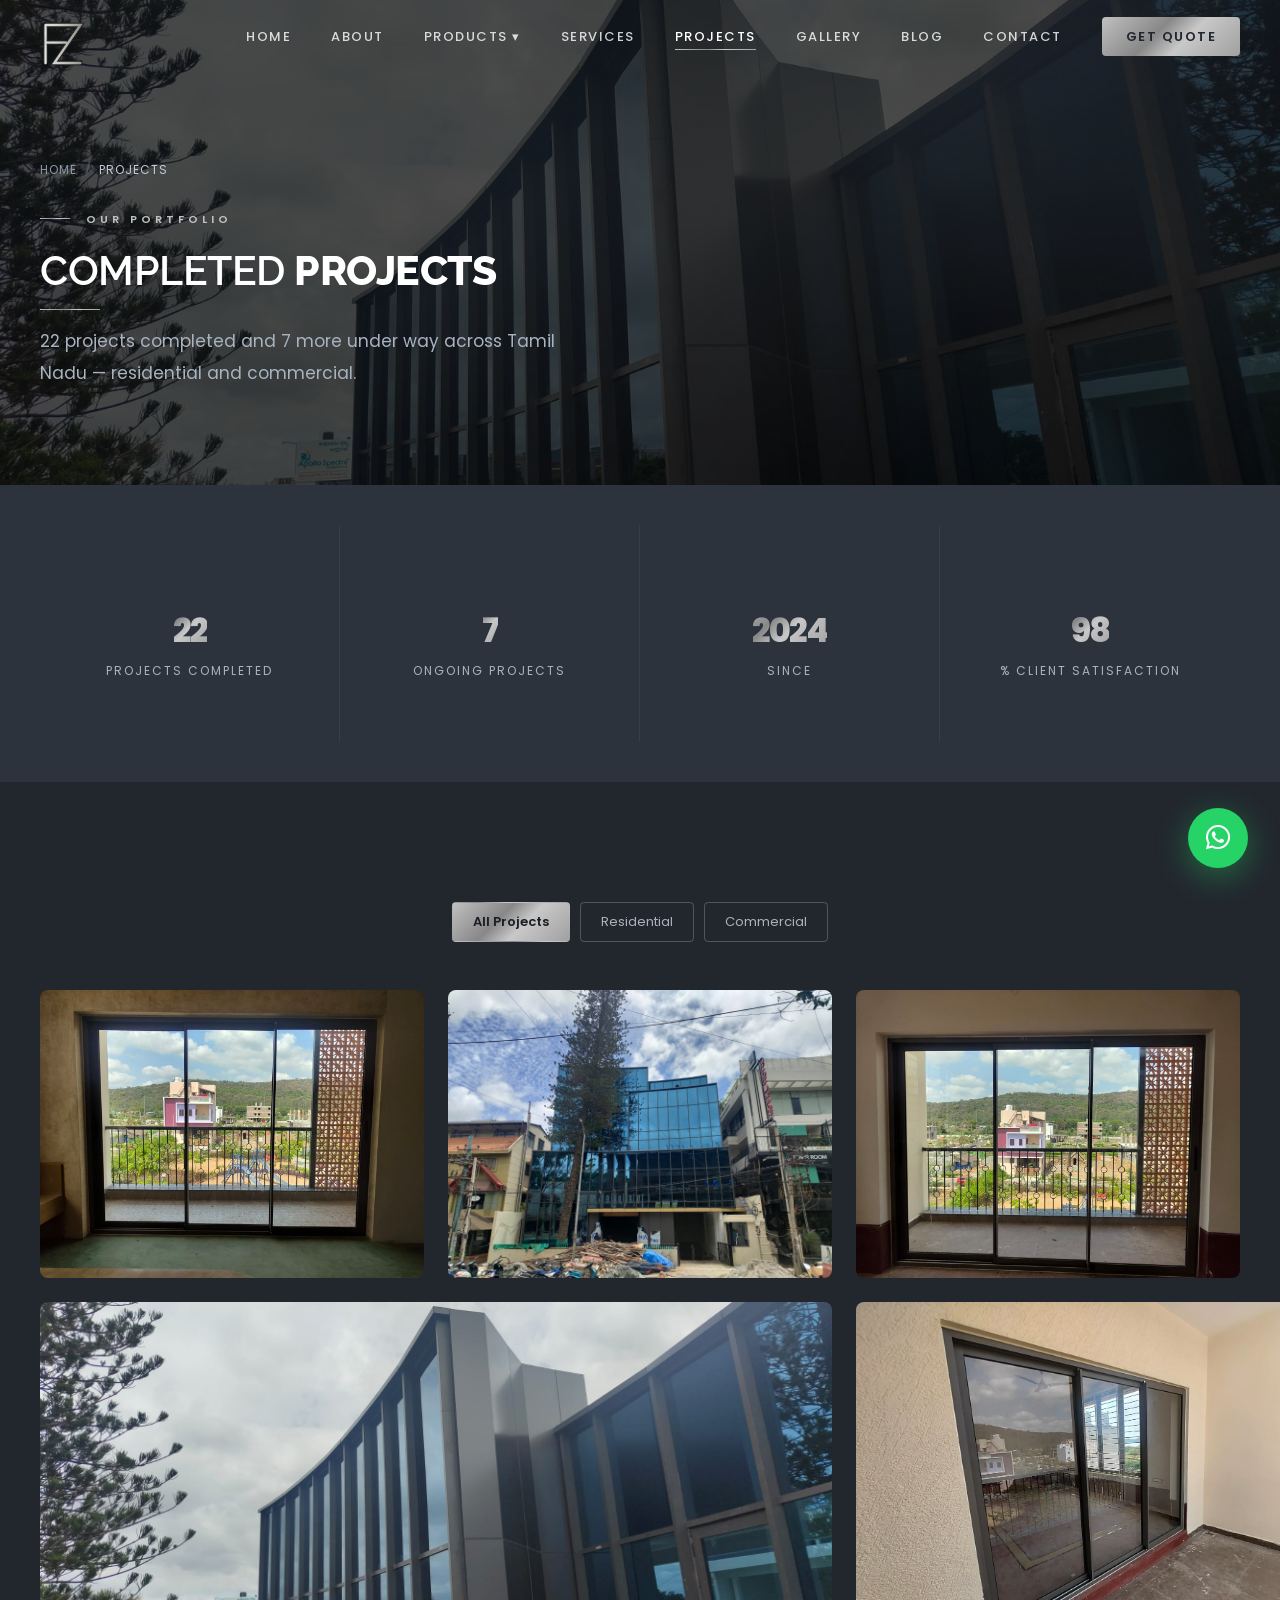
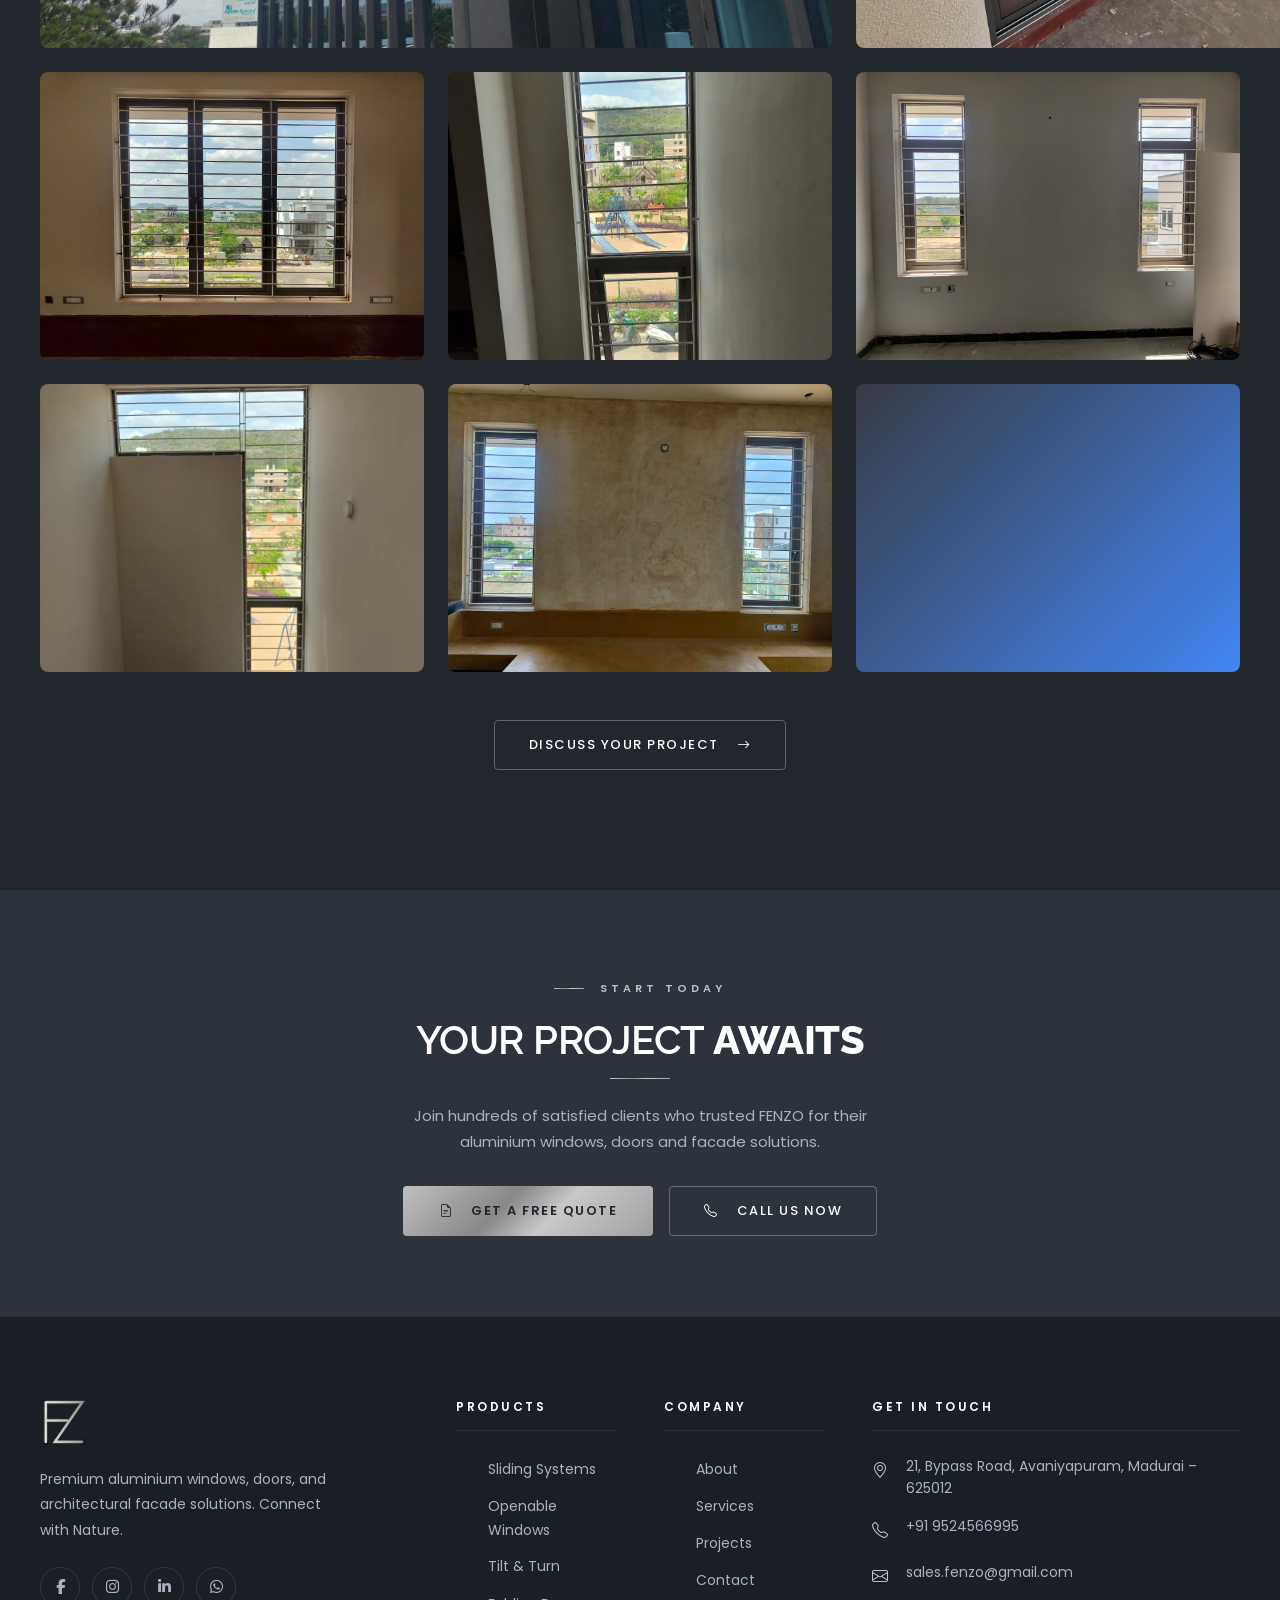
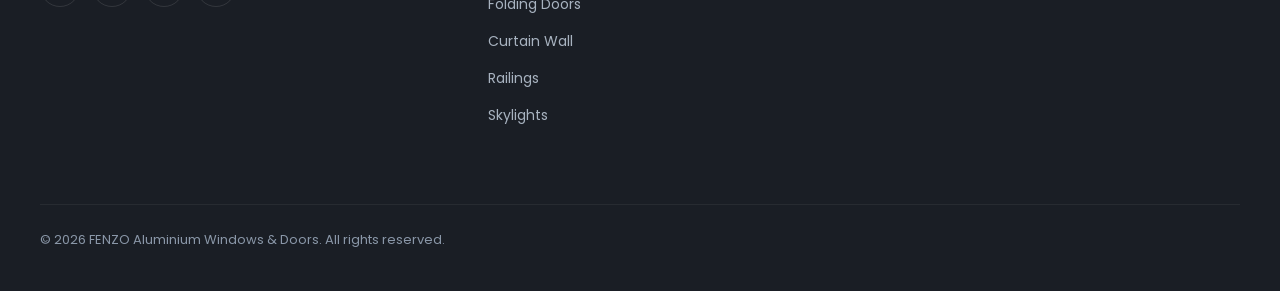
<file: projects.html>
﻿<!DOCTYPE html>
<html lang="en">
<head>
  <meta charset="UTF-8"><meta name="viewport" content="width=device-width, initial-scale=1.0">
  <title>Projects | FENZO Aluminium Windows & Doors Madurai</title>
  <meta name="description" content="Browse FENZO Aluminium completed projects — residential villas and commercial buildings across Madurai and Tamil Nadu.">
  <link href="https://cdn.jsdelivr.net/npm/bootstrap@5.3.3/dist/css/bootstrap.min.css" rel="stylesheet">
  <link rel="stylesheet" href="https://cdn.jsdelivr.net/npm/bootstrap-icons@1.11.3/font/bootstrap-icons.min.css">
  <link rel="stylesheet" href="https://cdnjs.cloudflare.com/ajax/libs/font-awesome/6.5.0/css/all.min.css">
  <link href="https://fonts.googleapis.com/css2?family=Raleway:wght@300;400;500;600;700;800;900&family=Poppins:wght@300;400;500;600;700&display=swap" rel="stylesheet">
  <link rel="stylesheet" href="css/fenzo.css">
  <style>
    .portfolio-filters { display:flex; gap:10px; flex-wrap:wrap; justify-content:center; margin-bottom:48px; }
    .pf-btn { background:transparent; border:1px solid rgba(192,192,192,0.3); color:var(--color-grey-400); padding:8px 20px; border-radius:4px; font-size:13px; cursor:pointer; transition:all 0.3s; font-family:'Poppins',sans-serif; }
    .pf-btn:hover,.pf-btn.active { background:var(--gradient-metal); color:var(--color-black); border-color:transparent; font-weight:600; }
    .project-card { position:relative; overflow:hidden; border-radius:8px; aspect-ratio:4/3; cursor:pointer; }
    .project-card img,.project-card .project-thumb { width:100%; height:100%; object-fit:cover; transition:transform 0.6s ease; display:block; }
    .project-card:hover .project-thumb { transform:scale(1.07); }
    .project-overlay { position:absolute; inset:0; background:linear-gradient(to top, rgba(0,0,0,0.92) 0%, rgba(0,0,0,0.2) 60%, transparent 100%); opacity:0; transition:opacity 0.4s; display:flex; flex-direction:column; justify-content:flex-end; padding:24px; }
    .project-card:hover .project-overlay { opacity:1; }
    .project-cat-badge { display:inline-block; background:var(--gradient-metal); color:var(--color-black); font-size:10px; font-weight:700; padding:3px 10px; border-radius:20px; text-transform:uppercase; letter-spacing:0.05em; margin-bottom:8px; width:fit-content; }
    .project-title-ov { color:var(--color-white); font-size:17px; font-weight:600; margin-bottom:4px; }
    .project-loc-ov { color:var(--color-grey-400); font-size:12px; }
    .project-item { transition:opacity 0.4s, transform 0.4s; }
    .project-item.hidden { opacity:0; pointer-events:none; height:0; overflow:hidden; padding:0; margin:0; }
  </style>
</head>
<body>
<div id="preloader"><div class="preloader-inner"><img src="images/logo1.png" alt="FENZO" class="preloader-logo"><div class="preloader-bar"><div class="preloader-bar-fill"></div></div></div></div>

<nav class="navbar-fenzo">
  <div class="nav-inner">
    <a href="index.html" class="nav-logo"><img src="images/logo1.png" alt="FENZO Aluminium"></a>
    <ul class="nav-links">
      <li><a href="index.html">Home</a></li><li><a href="about.html">About</a></li>
      <li class="nav-dropdown"><a href="products.html">Products ▾</a><ul class="nav-dropdown-menu"><li><a href="products.html#sliding">Sliding Systems</a></li><li><a href="products.html#openable">Openable Windows</a></li><li><a href="products.html#tilt-turn">Tilt &amp; Turn</a></li><li><a href="products.html#folding">Folding Doors</a></li><li><a href="products.html#curtain-wall">Curtain Wall</a></li><li><a href="products.html#railings">Railings</a></li><li><a href="products.html#skylights">Skylights</a></li></ul></li>
      <li><a href="services.html">Services</a></li><li><a href="projects.html" class="active">Projects</a></li>
      <li><a href="gallery.html">Gallery</a></li><li><a href="blog.html">Blog</a></li>
      <li><a href="contact.html">Contact</a></li>
      <li><a href="quote.html" class="nav-cta">Get Quote</a></li>
    </ul>
    <button class="nav-hamburger"><span></span><span></span><span></span></button>
  </div>
</nav>
<div class="mobile-nav-overlay"></div>
<div class="mobile-nav"><button class="mobile-nav-close" aria-label="Close">&times;</button><a href="index.html" style="display:block;margin-bottom:24px;"><img src="images/logo1.png" alt="FENZO" style="height:40px;"></a><ul><li><a href="index.html">Home</a></li><li><a href="about.html">About Us</a></li><li class="has-sub"><a href="#">Products</a><ul><li><a href="products.html#sliding">Sliding Systems</a></li><li><a href="products.html#openable">Openable Windows</a></li><li><a href="products.html#tilt-turn">Tilt &amp; Turn</a></li><li><a href="products.html#folding">Folding Doors</a></li><li><a href="products.html#curtain-wall">Curtain Wall</a></li><li><a href="products.html#railings">Railings</a></li><li><a href="products.html#skylights">Skylights</a></li></ul></li><li><a href="services.html">Services</a></li><li><a href="projects.html">Projects</a></li><li><a href="gallery.html">Gallery</a></li><li><a href="blog.html">Blog</a></li><li><a href="contact.html">Contact</a></li><li><a href="quote.html" style="color:#c0c0c0;font-weight:700;">Get Free Quote →</a></li></ul><div style="margin-top:40px;padding-top:24px;border-top:1px solid rgba(255,255,255,0.08);"><a href="tel:+919524566995" style="color:#c0c0c0;font-size:15px;display:block;margin-bottom:8px;"><i class="bi bi-telephone me-2"></i>+91 9524566995</a><a href="mailto:sales.fenzo@gmail.com" style="color:#c0c0c0;font-size:14px;"><i class="bi bi-envelope me-2"></i>sales.fenzo@gmail.com</a></div></div>

<section class="page-hero" style="background:linear-gradient(rgba(0,0,0,0.68),rgba(0,0,0,0.68)) center/cover, url('images/assets/im1.jpg') center/cover no-repeat;">
  <div class="container-fenzo"><div class="page-hero-content">
    <nav class="breadcrumb-fenzo"><a href="index.html">Home</a><span>/</span><span class="current">Projects</span></nav>
    <p class="section-eyebrow">Our Portfolio</p>
    <h1 class="section-title">Completed <span>Projects</span></h1>
    <div class="section-divider"></div>
    <p class="section-desc">22 projects completed and 7 more under way across Tamil Nadu — residential and commercial.</p>
  </div></div>
</section>

<!-- Stats -->
<section style="padding:40px 0;background:var(--color-charcoal);">
  <div class="container-fenzo">
    <div class="stats-grid">
      <div class="stat-item"><div class="stat-number" data-count="22">0</div><div class="stat-label">Projects Completed</div></div>
      <div class="stat-item"><div class="stat-number" data-count="7">0</div><div class="stat-label">Ongoing Projects</div></div>
      <div class="stat-item"><div class="stat-number">2024</div><div class="stat-label">Since</div></div>
      <div class="stat-item"><div class="stat-number" data-count="98">0</div><div class="stat-label">% Client Satisfaction</div></div>
    </div>
  </div>
</section>

<!-- Portfolio -->
<section class="section-pad">
  <div class="container-fenzo">
    <div class="portfolio-filters">
      <button class="pf-btn active" data-filter="all">All Projects</button>
      <button class="pf-btn" data-filter="residential">Residential</button>
      <button class="pf-btn" data-filter="commercial">Commercial</button>
    </div>

    <div class="row g-4" id="projectsGrid">

      <div class="col-lg-4 col-md-6 project-item" data-cat="residential">
        <div class="project-card">
          <div class="project-thumb" style="background-image:url('images/assets/im9.jpg');background-size:cover;background-position:center;"></div>
          <div class="project-overlay">
            <span class="project-cat-badge">Residential</span>
            <div class="project-title-ov">Sliding + Tilt-Turn</div>
          </div>
        </div>
      </div>

      <div class="col-lg-4 col-md-6 project-item" data-cat="commercial">
        <div class="project-card">
          <div class="project-thumb" style="background-image:url('images/assets/im2.jpg');background-size:cover;background-position:center;"></div>
          <div class="project-overlay">
            <span class="project-cat-badge">Commercial</span>
            <div class="project-title-ov">Curtain Wall System</div>
          </div>
        </div>
      </div>

      <div class="col-lg-4 col-md-6 project-item" data-cat="commercial">
        <div class="project-card">
          <div class="project-thumb" style="background-image:url('images/assets/im7.jpg');background-size:cover;background-position:center;"></div>
          <div class="project-overlay">
            <span class="project-cat-badge">Commercial</span>
            <div class="project-title-ov">Facade + Balcony Railings</div>
          </div>
        </div>
      </div>

      <div class="col-lg-8 col-md-12 project-item" data-cat="commercial">
        <div class="project-card" style="aspect-ratio:16/7;">
          <div class="project-thumb" style="background-image:url('images/assets/im1.jpg');background-size:cover;background-position:center;"></div>
          <div class="project-overlay">
            <span class="project-cat-badge">Commercial</span>
            <div class="project-title-ov">Full Curtain Wall, 8 Floors · 4,200 sqm</div>
          </div>
        </div>
      </div>

      <div class="col-lg-4 col-md-6 project-item" data-cat="residential">
        <div class="project-card h-100">
          <div class="project-thumb" style="background-image:url('images/assets/im5.jpg');background-size:cover;background-position:center;"></div>
          <div class="project-overlay">
            <span class="project-cat-badge">Residential</span>
            <div class="project-title-ov">Folding Doors + Skylights</div>
          </div>
        </div>
      </div>

      <div class="col-lg-4 col-md-6 project-item" data-cat="commercial">
        <div class="project-card">
          <div class="project-thumb" style="background-image:url('images/assets/im3.jpg');background-size:cover;background-position:center;"></div>
          <div class="project-overlay">
            <span class="project-cat-badge">Commercial</span>
            <div class="project-title-ov">Structural Glazing</div>
          </div>
        </div>
      </div>

      <div class="col-lg-4 col-md-6 project-item" data-cat="commercial">
        <div class="project-card">
          <div class="project-thumb" style="background-image:url('images/assets/im6.jpg');background-size:cover;background-position:center;"></div>
          <div class="project-overlay">
            <span class="project-cat-badge">Commercial</span>
            <div class="project-title-ov">Tilt-Turn + Railings</div>
          </div>
        </div>
      </div>

      <div class="col-lg-4 col-md-6 project-item" data-cat="residential">
        <div class="project-card">
          <div class="project-thumb" style="background-image:url('images/assets/im8.jpg');background-size:cover;background-position:center;"></div>
          <div class="project-overlay">
            <span class="project-cat-badge">Residential</span>
            <div class="project-title-ov">48 Units, Sliding Windows</div>
          </div>
        </div>
      </div>

      <div class="col-lg-4 col-md-6 project-item" data-cat="commercial">
        <div class="project-card">
          <div class="project-thumb" style="background-image:url('images/assets/im4.jpg');background-size:cover;background-position:center;"></div>
          <div class="project-overlay">
            <span class="project-cat-badge">Commercial</span>
            <div class="project-title-ov">Openable + Fixed Windows</div>
          </div>
        </div>
      </div>

      <div class="col-lg-4 col-md-6 project-item" data-cat="commercial">
        <div class="project-card">
          <div class="project-thumb" style="background-image:url('images/assets/im10.jpg');background-size:cover;background-position:center;"></div>
          <div class="project-overlay">
            <span class="project-cat-badge">Commercial</span>
            <div class="project-title-ov">Glass Facade, Entry Doors</div>
          </div>
        </div>
      </div>

      <div class="col-lg-4 col-md-6 project-item" data-cat="residential">
        <div class="project-card">
          <div class="project-thumb" style="background:linear-gradient(135deg,#373b44 0%,#4286f4 100%);"></div>
          <div class="project-overlay">
            <span class="project-cat-badge">Residential</span>
            <div class="project-title-ov">Tilt-Turn + Glass Railings</div>
          </div>
        </div>
      </div>

    </div>

    <div class="text-center mt-5">
      <a href="contact.html" class="btn-fenzo-outline">Discuss Your Project <i class="bi bi-arrow-right ms-2"></i></a>
    </div>
  </div>
</section>

<!-- CTA -->
<section class="section-pad-sm bg-charcoal text-center">
  <div class="container-fenzo">
    <p class="section-eyebrow" style="justify-content:center;">Start Today</p>
    <h2 class="section-title" style="font-size:40px;">Your Project <span>Awaits</span></h2>
    <div class="section-divider" style="margin:16px auto 24px;"></div>
    <p style="color:var(--color-grey-400);max-width:520px;margin:0 auto 32px;font-size:15px;">Join hundreds of satisfied clients who trusted FENZO for their aluminium windows, doors and facade solutions.</p>
    <div style="display:flex;gap:16px;justify-content:center;flex-wrap:wrap;">
      <a href="quote.html" class="btn-fenzo-primary"><i class="bi bi-file-earmark-text me-2"></i>Get a Free Quote</a>
      <a href="contact.html" class="btn-fenzo-outline"><i class="bi bi-telephone me-2"></i>Call Us Now</a>
    </div>
  </div>
</section>

<footer class="footer">
  <div class="container-fenzo">
    <div class="row g-5">
      <div class="col-lg-4"><img src="images/logo1.png" alt="FENZO" class="footer-logo"><p class="footer-desc">Premium aluminium windows, doors, and architectural facade solutions. Connect with Nature.</p><div class="footer-social"><a href="#"><i class="fab fa-facebook-f"></i></a><a href="#"><i class="fab fa-instagram"></i></a><a href="#"><i class="fab fa-linkedin-in"></i></a><a href="https://wa.me/919524566995" target="_blank"><i class="fab fa-whatsapp"></i></a></div></div>
      <div class="col-lg-2 col-6"><p class="footer-heading">Products</p><ul class="footer-links"><li><a href="products.html#sliding">Sliding Systems</a></li><li><a href="products.html#openable">Openable Windows</a></li><li><a href="products.html#tilt-turn">Tilt &amp; Turn</a></li><li><a href="products.html#folding">Folding Doors</a></li><li><a href="products.html#curtain-wall">Curtain Wall</a></li><li><a href="products.html#railings">Railings</a></li><li><a href="products.html#skylights">Skylights</a></li></ul></div>
      <div class="col-lg-2 col-6"><p class="footer-heading">Company</p><ul class="footer-links"><li><a href="about.html">About</a></li><li><a href="services.html">Services</a></li><li><a href="projects.html">Projects</a></li><li><a href="contact.html">Contact</a></li></ul></div>
      <div class="col-lg-4"><p class="footer-heading">Get in Touch</p><div class="footer-contact-item"><i class="bi bi-geo-alt footer-contact-icon"></i><div class="footer-contact-text">21, Bypass Road, Avaniyapuram, Madurai – 625012</div></div><div class="footer-contact-item"><i class="bi bi-telephone footer-contact-icon"></i><div class="footer-contact-text"><a href="tel:+919524566995">+91 9524566995</a></div></div><div class="footer-contact-item"><i class="bi bi-envelope footer-contact-icon"></i><div class="footer-contact-text"><a href="mailto:sales.fenzo@gmail.com">sales.fenzo@gmail.com</a></div></div></div>
    </div>
  </div>
  <div class="container-fenzo"><div class="footer-bottom"><p class="footer-bottom-text">&copy; 2026 FENZO Aluminium Windows &amp; Doors. All rights reserved.</p></div></div>
</footer>

<a href="https://wa.me/919524566995?text=Hello%20FENZO%2C%20I%20am%20interested%20in%20your%20aluminium%20products." class="whatsapp-float" target="_blank"><i class="fab fa-whatsapp"></i><span class="wa-tooltip">Chat with us!</span></a>

<script src="https://cdn.jsdelivr.net/npm/bootstrap@5.3.3/dist/js/bootstrap.bundle.min.js"></script>
<script src="js/fenzo.js"></script>
<script>
document.querySelectorAll('.pf-btn').forEach(btn => {
  btn.addEventListener('click', function() {
    document.querySelectorAll('.pf-btn').forEach(b => b.classList.remove('active'));
    this.classList.add('active');
    const filter = this.dataset.filter;
    document.querySelectorAll('.project-item').forEach(item => {
      const cats = item.dataset.cat || '';
      if (filter === 'all' || cats.includes(filter)) {
        item.classList.remove('hidden');
      } else {
        item.classList.add('hidden');
      }
    });
  });
});
</script>
</body>
</html>
</file>
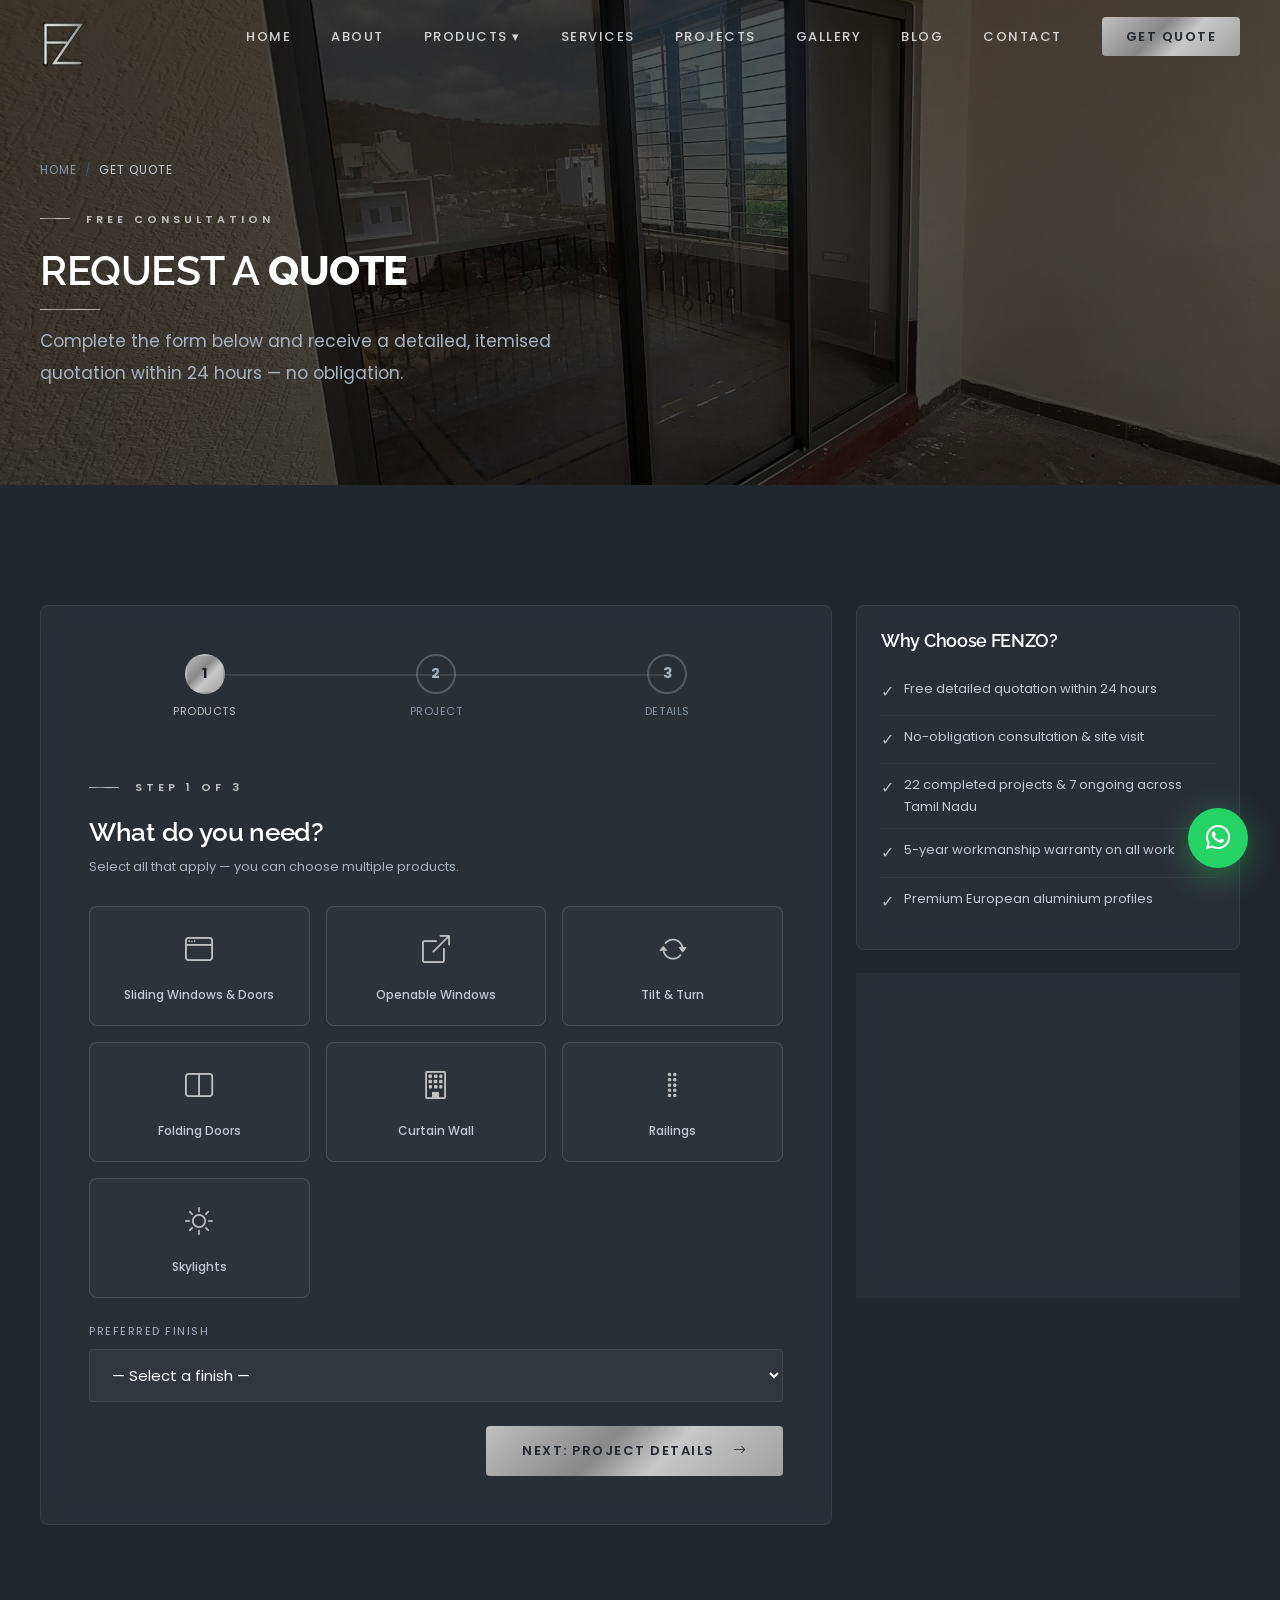
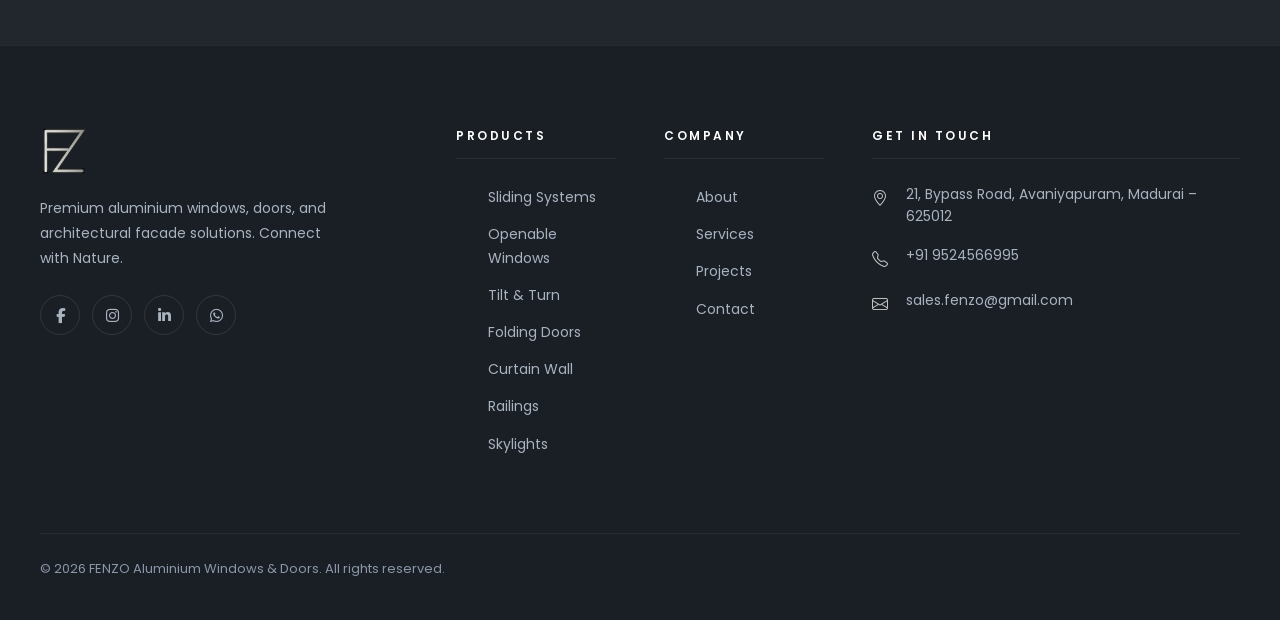
<file: quote.html>
﻿<!DOCTYPE html>
<html lang="en">
<head>
  <meta charset="UTF-8"><meta name="viewport" content="width=device-width, initial-scale=1.0">
  <title>Get a Free Quote | FENZO Aluminium Windows & Doors Madurai</title>
  <meta name="description" content="Request a free, detailed quotation for aluminium windows, doors, curtain walls, or railings from FENZO Madurai. Fast response within 24 hours.">
  <link href="https://cdn.jsdelivr.net/npm/bootstrap@5.3.3/dist/css/bootstrap.min.css" rel="stylesheet">
  <link rel="stylesheet" href="https://cdn.jsdelivr.net/npm/bootstrap-icons@1.11.3/font/bootstrap-icons.min.css">
  <link rel="stylesheet" href="https://cdnjs.cloudflare.com/ajax/libs/font-awesome/6.5.0/css/all.min.css">
  <link href="https://fonts.googleapis.com/css2?family=Raleway:wght@300;400;500;600;700;800;900&family=Poppins:wght@300;400;500;600;700&display=swap" rel="stylesheet">
  <link rel="stylesheet" href="css/fenzo.css">
  <style>
    .step-indicator { display:flex; gap:0; margin-bottom:48px; }
    .step-dot { flex:1; text-align:center; position:relative; }
    .step-dot::before { content:''; position:absolute; top:20px; left:50%; right:-50%; height:2px; background:rgba(255,255,255,0.1); z-index:0; }
    .step-dot:last-child::before { display:none; }
    .step-circle { width:40px; height:40px; border-radius:50%; border:2px solid rgba(192,192,192,0.3); background:transparent; color:var(--color-grey-400); display:flex; align-items:center; justify-content:center; font-size:14px; font-weight:700; margin:0 auto 8px; position:relative; z-index:1; transition:all 0.3s; }
    .step-dot.active .step-circle { background:var(--gradient-metal); color:var(--color-black); border-color:transparent; }
    .step-dot.done .step-circle { background:rgba(46,204,113,0.2); border-color:#2ecc71; color:#2ecc71; }
    .step-label { font-size:11px; color:var(--color-grey-500); text-transform:uppercase; letter-spacing:0.05em; }
    .step-dot.active .step-label { color:var(--color-silver); }
    .form-step { display:none; }
    .form-step.active { display:block; }
    .product-checkbox { display:none; }
    .product-checkbox-label { display:flex; flex-direction:column; align-items:center; justify-content:center; padding:20px 12px; border:1px solid rgba(192,192,192,0.2); border-radius:8px; cursor:pointer; transition:all 0.3s; text-align:center; height:100%; background:rgba(255,255,255,0.02); }
    .product-checkbox-label:hover { border-color:var(--color-silver); background:rgba(192,192,192,0.05); }
    .product-checkbox:checked + .product-checkbox-label { border-color:var(--color-silver); background:rgba(192,192,192,0.1); box-shadow:0 0 0 2px rgba(192,192,192,0.3); }
    .product-checkbox-label i { font-size:28px; color:var(--color-silver); margin-bottom:10px; }
    .product-checkbox-label span { font-size:12px; color:var(--color-grey-300); font-weight:500; }
    .range-value { font-size:13px; color:var(--color-silver); font-weight:600; margin-top:6px; }
  </style>
</head>
<body>
<div id="preloader"><div class="preloader-inner"><img src="images/logo1.png" alt="FENZO" class="preloader-logo"><div class="preloader-bar"><div class="preloader-bar-fill"></div></div></div></div>

<nav class="navbar-fenzo">
  <div class="nav-inner">
    <a href="index.html" class="nav-logo"><img src="images/logo1.png" alt="FENZO Aluminium"></a>
    <ul class="nav-links">
      <li><a href="index.html">Home</a></li><li><a href="about.html">About</a></li>
      <li class="nav-dropdown"><a href="products.html">Products ▾</a><ul class="nav-dropdown-menu"><li><a href="products.html#sliding">Sliding Systems</a></li><li><a href="products.html#openable">Openable Windows</a></li><li><a href="products.html#tilt-turn">Tilt &amp; Turn</a></li><li><a href="products.html#folding">Folding Doors</a></li><li><a href="products.html#curtain-wall">Curtain Wall</a></li><li><a href="products.html#railings">Railings</a></li><li><a href="products.html#skylights">Skylights</a></li></ul></li>
      <li><a href="services.html">Services</a></li><li><a href="projects.html">Projects</a></li>
      <li><a href="gallery.html">Gallery</a></li><li><a href="blog.html">Blog</a></li>
      <li><a href="contact.html">Contact</a></li>
      <li><a href="quote.html" class="nav-cta active">Get Quote</a></li>
    </ul>
    <button class="nav-hamburger"><span></span><span></span><span></span></button>
  </div>
</nav>
<div class="mobile-nav-overlay"></div>
<div class="mobile-nav"><button class="mobile-nav-close" aria-label="Close">&times;</button><a href="index.html" style="display:block;margin-bottom:24px;"><img src="images/logo1.png" alt="FENZO" style="height:40px;"></a><ul><li><a href="index.html">Home</a></li><li><a href="about.html">About Us</a></li><li class="has-sub"><a href="#">Products</a><ul><li><a href="products.html#sliding">Sliding Systems</a></li><li><a href="products.html#openable">Openable Windows</a></li><li><a href="products.html#tilt-turn">Tilt &amp; Turn</a></li><li><a href="products.html#folding">Folding Doors</a></li><li><a href="products.html#curtain-wall">Curtain Wall</a></li><li><a href="products.html#railings">Railings</a></li><li><a href="products.html#skylights">Skylights</a></li></ul></li><li><a href="services.html">Services</a></li><li><a href="projects.html">Projects</a></li><li><a href="gallery.html">Gallery</a></li><li><a href="blog.html">Blog</a></li><li><a href="contact.html">Contact</a></li><li><a href="quote.html" style="color:#c0c0c0;font-weight:700;">Get Free Quote →</a></li></ul><div style="margin-top:40px;padding-top:24px;border-top:1px solid rgba(255,255,255,0.08);"><a href="tel:+919524566995" style="color:#c0c0c0;font-size:15px;display:block;margin-bottom:8px;"><i class="bi bi-telephone me-2"></i>+91 9524566995</a><a href="mailto:sales.fenzo@gmail.com" style="color:#c0c0c0;font-size:14px;"><i class="bi bi-envelope me-2"></i>sales.fenzo@gmail.com</a></div></div>

<section class="page-hero" style="background:linear-gradient(rgba(0,0,0,0.68),rgba(0,0,0,0.68)) center/cover, url('images/assets/im5.jpg') center/cover no-repeat;">
  <div class="container-fenzo"><div class="page-hero-content">
    <nav class="breadcrumb-fenzo"><a href="index.html">Home</a><span>/</span><span class="current">Get Quote</span></nav>
    <p class="section-eyebrow">Free Consultation</p>
    <h1 class="section-title">Request a <span>Quote</span></h1>
    <div class="section-divider"></div>
    <p class="section-desc">Complete the form below and receive a detailed, itemised quotation within 24 hours — no obligation.</p>
  </div></div>
</section>

<section class="section-pad">
  <div class="container-fenzo">
    <div class="row justify-content-center">
      <div class="col-lg-8">

        <!-- Success -->
        <div id="quoteSuccess" style="display:none;background:rgba(46,204,113,0.12);border:1px solid rgba(46,204,113,0.4);color:#2ecc71;padding:32px;border-radius:8px;text-align:center;margin-bottom:32px;">
          <div style="font-size:48px;margin-bottom:16px;">✓</div>
          <h3 style="color:#2ecc71;margin-bottom:8px;">Quote Request Received!</h3>
          <p style="margin:0;color:rgba(46,204,113,0.8);font-size:14px;">Thank you! Our team will prepare your detailed quotation and contact you within 24 hours.</p>
          <div style="margin-top:24px;display:flex;gap:12px;justify-content:center;flex-wrap:wrap;">
            <a href="index.html" class="btn-fenzo-outline">Back to Home</a>
            <a href="contact.html" class="btn-fenzo-primary">Contact Us Directly</a>
          </div>
        </div>

        <div class="glass-card p-5" id="quoteFormWrapper">

          <!-- Step Indicator -->
          <div class="step-indicator" id="stepIndicator">
            <div class="step-dot active" id="stepDot1"><div class="step-circle">1</div><div class="step-label">Products</div></div>
            <div class="step-dot" id="stepDot2"><div class="step-circle">2</div><div class="step-label">Project</div></div>
            <div class="step-dot" id="stepDot3"><div class="step-circle">3</div><div class="step-label">Details</div></div>
          </div>

          <form id="quoteForm" data-lead-form="Quote Request" novalidate>

            <!-- Step 1: Products -->
            <div class="form-step active" id="step1">
              <p class="section-eyebrow">Step 1 of 3</p>
              <h3 style="font-size:26px;color:var(--color-white);margin-bottom:8px;">What do you need?</h3>
              <p style="color:var(--color-grey-400);font-size:13px;margin-bottom:28px;">Select all that apply — you can choose multiple products.</p>

              <div class="row g-3">
                <div class="col-6 col-md-4">
                  <input type="checkbox" class="product-checkbox" id="pSliding" name="products[]" value="Sliding Windows & Doors">
                  <label for="pSliding" class="product-checkbox-label"><i class="bi bi-window"></i><span>Sliding Windows &amp; Doors</span></label>
                </div>
                <div class="col-6 col-md-4">
                  <input type="checkbox" class="product-checkbox" id="pOpenable" name="products[]" value="Openable Windows">
                  <label for="pOpenable" class="product-checkbox-label"><i class="bi bi-box-arrow-up-right"></i><span>Openable Windows</span></label>
                </div>
                <div class="col-6 col-md-4">
                  <input type="checkbox" class="product-checkbox" id="pTiltTurn" name="products[]" value="Tilt & Turn">
                  <label for="pTiltTurn" class="product-checkbox-label"><i class="bi bi-arrow-repeat"></i><span>Tilt &amp; Turn</span></label>
                </div>
                <div class="col-6 col-md-4">
                  <input type="checkbox" class="product-checkbox" id="pFolding" name="products[]" value="Folding Doors">
                  <label for="pFolding" class="product-checkbox-label"><i class="bi bi-layout-split"></i><span>Folding Doors</span></label>
                </div>
                <div class="col-6 col-md-4">
                  <input type="checkbox" class="product-checkbox" id="pCurtain" name="products[]" value="Curtain Wall">
                  <label for="pCurtain" class="product-checkbox-label"><i class="bi bi-building"></i><span>Curtain Wall</span></label>
                </div>
                <div class="col-6 col-md-4">
                  <input type="checkbox" class="product-checkbox" id="pRailing" name="products[]" value="Railings">
                  <label for="pRailing" class="product-checkbox-label"><i class="bi bi-grip-vertical"></i><span>Railings</span></label>
                </div>
                <div class="col-6 col-md-4">
                  <input type="checkbox" class="product-checkbox" id="pSkylight" name="products[]" value="Skylights">
                  <label for="pSkylight" class="product-checkbox-label"><i class="bi bi-brightness-high"></i><span>Skylights</span></label>
                </div>
              </div>

              <div class="form-fenzo-row mt-4">
                <div class="form-fenzo-group full">
                  <label class="form-fenzo-label">Preferred Finish</label>
                  <select class="form-fenzo-input" name="finish">
                    <option value="">— Select a finish —</option>
                    <option>Powder-Coated White</option>
                    <option>Powder-Coated Black</option>
                    <option>Powder-Coated Champagne</option>
                    <option>Anodised Silver</option>
                    <option>Anodised Dark Bronze</option>
                    <option>Wood Grain Laminate</option>
                    <option>Custom Colour (RAL)</option>
                    <option>Not decided yet</option>
                  </select>
                </div>
              </div>

              <div class="text-end mt-4">
                <button type="button" class="btn-fenzo-primary" onclick="goStep(2)">Next: Project Details <i class="bi bi-arrow-right ms-2"></i></button>
              </div>
            </div>

            <!-- Step 2: Project -->
            <div class="form-step" id="step2">
              <p class="section-eyebrow">Step 2 of 3</p>
              <h3 style="font-size:26px;color:var(--color-white);margin-bottom:8px;">Tell us about your project</h3>
              <p style="color:var(--color-grey-400);font-size:13px;margin-bottom:28px;">This helps us provide the most accurate quotation.</p>

              <div class="form-fenzo-row">
                <div class="form-fenzo-group">
                  <label class="form-fenzo-label" for="qProjectType">Project Type *</label>
                  <select id="qProjectType" class="form-fenzo-input" name="project_type" required>
                    <option value="">— Select type —</option>
                    <option>New Residential Construction</option>
                    <option>Home Renovation / Replacement</option>
                    <option>Commercial Building</option>
                    <option>Hospitality / Hotel</option>
                    <option>Industrial / Warehouse</option>
                    <option>Institutional (School / Hospital)</option>
                    <option>Other</option>
                  </select>
                </div>
                <div class="form-fenzo-group">
                  <label class="form-fenzo-label">Number of Floors</label>
                  <select class="form-fenzo-input" name="floors">
                    <option>Ground Floor Only</option>
                    <option>1–2 Floors</option>
                    <option>3–5 Floors</option>
                    <option>6–10 Floors</option>
                    <option>10+ Floors</option>
                  </select>
                </div>
                <div class="form-fenzo-group full">
                  <label class="form-fenzo-label">Approximate Area (sq ft)</label>
                  <input type="range" min="100" max="10000" step="100" value="1000" class="form-fenzo-input" name="area" id="areaRange" style="padding:8px 0;cursor:pointer;" oninput="document.getElementById('areaVal').textContent = this.value + ' sq ft'">
                  <div class="range-value" id="areaVal">1000 sq ft</div>
                </div>
                <div class="form-fenzo-group">
                  <label class="form-fenzo-label">Budget Range</label>
                  <select class="form-fenzo-input" name="budget">
                    <option>Below ₹2 Lakhs</option>
                    <option>₹2 – 5 Lakhs</option>
                    <option>₹5 – 15 Lakhs</option>
                    <option>₹15 – 50 Lakhs</option>
                    <option>Above ₹50 Lakhs</option>
                    <option>Prefer not to say</option>
                  </select>
                </div>
                <div class="form-fenzo-group">
                  <label class="form-fenzo-label">Timeline</label>
                  <select class="form-fenzo-input" name="timeline">
                    <option>Within 1 month</option>
                    <option>1–3 months</option>
                    <option>3–6 months</option>
                    <option>6–12 months</option>
                    <option>Planning stage only</option>
                  </select>
                </div>
                <div class="form-fenzo-group">
                  <label class="form-fenzo-label" for="qCity">City / Location *</label>
                  <input id="qCity" type="text" class="form-fenzo-input" name="city" placeholder="e.g. Madurai" maxlength="60" autocomplete="address-level2" required>
                </div>
                <div class="form-fenzo-group">
                  <label class="form-fenzo-label">State</label>
                  <select class="form-fenzo-input" name="state">
                    <option>Tamil Nadu</option>
                    <option>Kerala</option>
                    <option>Karnataka</option>
                    <option>Andhra Pradesh</option>
                    <option>Telangana</option>
                    <option>Other</option>
                  </select>
                </div>
              </div>

              <div style="display:flex;gap:12px;justify-content:space-between;margin-top:24px;">
                <button type="button" class="btn-fenzo-outline" onclick="goStep(1)"><i class="bi bi-arrow-left me-2"></i> Back</button>
                <button type="button" class="btn-fenzo-primary" onclick="goStep(3)">Next: Your Details <i class="bi bi-arrow-right ms-2"></i></button>
              </div>
            </div>

            <!-- Step 3: Contact -->
            <div class="form-step" id="step3">
              <p class="section-eyebrow">Step 3 of 3</p>
              <h3 style="font-size:26px;color:var(--color-white);margin-bottom:8px;">Your contact details</h3>
              <p style="color:var(--color-grey-400);font-size:13px;margin-bottom:28px;">We'll send your personalised quote to these details.</p>

              <div class="form-fenzo-row">
                <div class="form-fenzo-group">
                  <label class="form-fenzo-label" for="qName">Full Name *</label>
                  <input id="qName" type="text" class="form-fenzo-input" name="name" placeholder="Your full name" maxlength="80" autocomplete="name" required>
                </div>
                <div class="form-fenzo-group">
                  <label class="form-fenzo-label" for="qPhone">Phone Number *</label>
                  <input id="qPhone" type="tel" class="form-fenzo-input" name="phone" placeholder="+91 XXXXX XXXXX" maxlength="20" autocomplete="tel" required>
                </div>
                <div class="form-fenzo-group">
                  <label class="form-fenzo-label">Email Address</label>
                  <input type="email" class="form-fenzo-input" name="email" placeholder="you@example.com">
                </div>
                <div class="form-fenzo-group">
                  <label class="form-fenzo-label">Company / Firm Name</label>
                  <input type="text" class="form-fenzo-input" name="company" placeholder="(if applicable)">
                </div>
                <div class="form-fenzo-group full">
                  <label class="form-fenzo-label">Additional Notes</label>
                  <textarea class="form-fenzo-input" name="message" rows="4" placeholder="Any specific requirements, design preferences, reference images, or questions…"></textarea>
                </div>
                <div class="form-fenzo-group full">
                  <label class="form-fenzo-label">How did you hear about us?</label>
                  <select class="form-fenzo-input" name="source">
                    <option>Google Search</option>
                    <option>WhatsApp / Referral</option>
                    <option>Social Media</option>
                    <option>Architect / Designer</option>
                    <option>Previous Customer</option>
                    <option>Showroom Visit</option>
                    <option>Other</option>
                  </select>
                </div>
              </div>

              <div style="display:flex;gap:12px;justify-content:space-between;margin-top:24px;flex-wrap:wrap;">
                <button type="button" class="btn-fenzo-outline" onclick="goStep(2)"><i class="bi bi-arrow-left me-2"></i> Back</button>
                <button type="submit" class="btn-fenzo-primary" style="padding:14px 32px;"><i class="bi bi-send me-2"></i>Submit Quote Request</button>
              </div>
            </div>

          </form>
        </div>
      </div>

      <!-- Sidebar -->
      <div class="col-lg-4 mt-4 mt-lg-0">
        <div class="glass-card p-4 mb-4 reveal">
          <h4 style="color:var(--color-white);font-size:18px;margin-bottom:16px;">Why Choose FENZO?</h4>
          <ul style="list-style:none;padding:0;margin:0;">
            <li style="color:var(--color-grey-300);font-size:13px;padding:10px 0;border-bottom:1px solid rgba(255,255,255,0.06);display:flex;gap:10px;align-items:flex-start;"><span style="color:var(--color-silver);font-size:16px;">✓</span>Free detailed quotation within 24 hours</li>
            <li style="color:var(--color-grey-300);font-size:13px;padding:10px 0;border-bottom:1px solid rgba(255,255,255,0.06);display:flex;gap:10px;align-items:flex-start;"><span style="color:var(--color-silver);font-size:16px;">✓</span>No-obligation consultation & site visit</li>
            <li style="color:var(--color-grey-300);font-size:13px;padding:10px 0;border-bottom:1px solid rgba(255,255,255,0.06);display:flex;gap:10px;align-items:flex-start;"><span style="color:var(--color-silver);font-size:16px;">✓</span>22 completed projects & 7 ongoing across Tamil Nadu</li>
            <li style="color:var(--color-grey-300);font-size:13px;padding:10px 0;border-bottom:1px solid rgba(255,255,255,0.06);display:flex;gap:10px;align-items:flex-start;"><span style="color:var(--color-silver);font-size:16px;">✓</span>5-year workmanship warranty on all work</li>
            <li style="color:var(--color-grey-300);font-size:13px;padding:10px 0;display:flex;gap:10px;align-items:flex-start;"><span style="color:var(--color-silver);font-size:16px;">✓</span>Premium European aluminium profiles</li>
          </ul>
        </div>
        <div class="glass-card p-4 reveal">
          <h4 style="color:var(--color-white);font-size:18px;margin-bottom:16px;">Need Help Faster?</h4>
          <p style="color:var(--color-grey-400);font-size:13px;margin-bottom:20px;">Call or WhatsApp us directly — our team responds in minutes during business hours.</p>
          <div style="display:flex;flex-direction:column;gap:10px;">
            <a href="https://wa.me/919524566995" class="btn-fenzo-primary" target="_blank" style="justify-content:center;"><i class="fab fa-whatsapp me-2"></i>WhatsApp Now</a>
            <a href="tel:+919524566995" class="btn-fenzo-outline" style="justify-content:center;"><i class="bi bi-telephone me-2"></i>+91 9524566995</a>
          </div>
          <div style="margin-top:20px;padding-top:20px;border-top:1px solid rgba(255,255,255,0.08);">
            <p style="color:var(--color-grey-500);font-size:12px;margin:0;"><i class="bi bi-clock me-1"></i>Mon–Sat: 9:00 AM – 6:00 PM</p>
          </div>
        </div>
      </div>

    </div>
  </div>
</section>

<footer class="footer">
  <div class="container-fenzo">
    <div class="row g-5">
      <div class="col-lg-4"><img src="images/logo1.png" alt="FENZO" class="footer-logo"><p class="footer-desc">Premium aluminium windows, doors, and architectural facade solutions. Connect with Nature.</p><div class="footer-social"><a href="#"><i class="fab fa-facebook-f"></i></a><a href="#"><i class="fab fa-instagram"></i></a><a href="#"><i class="fab fa-linkedin-in"></i></a><a href="https://wa.me/919524566995" target="_blank"><i class="fab fa-whatsapp"></i></a></div></div>
      <div class="col-lg-2 col-6"><p class="footer-heading">Products</p><ul class="footer-links"><li><a href="products.html#sliding">Sliding Systems</a></li><li><a href="products.html#openable">Openable Windows</a></li><li><a href="products.html#tilt-turn">Tilt &amp; Turn</a></li><li><a href="products.html#folding">Folding Doors</a></li><li><a href="products.html#curtain-wall">Curtain Wall</a></li><li><a href="products.html#railings">Railings</a></li><li><a href="products.html#skylights">Skylights</a></li></ul></div>
      <div class="col-lg-2 col-6"><p class="footer-heading">Company</p><ul class="footer-links"><li><a href="about.html">About</a></li><li><a href="services.html">Services</a></li><li><a href="projects.html">Projects</a></li><li><a href="contact.html">Contact</a></li></ul></div>
      <div class="col-lg-4"><p class="footer-heading">Get in Touch</p><div class="footer-contact-item"><i class="bi bi-geo-alt footer-contact-icon"></i><div class="footer-contact-text">21, Bypass Road, Avaniyapuram, Madurai – 625012</div></div><div class="footer-contact-item"><i class="bi bi-telephone footer-contact-icon"></i><div class="footer-contact-text"><a href="tel:+919524566995">+91 9524566995</a></div></div><div class="footer-contact-item"><i class="bi bi-envelope footer-contact-icon"></i><div class="footer-contact-text"><a href="mailto:sales.fenzo@gmail.com">sales.fenzo@gmail.com</a></div></div></div>
    </div>
  </div>
  <div class="container-fenzo"><div class="footer-bottom"><p class="footer-bottom-text">&copy; 2026 FENZO Aluminium Windows &amp; Doors. All rights reserved.</p></div></div>
</footer>

<a href="https://wa.me/919524566995?text=Hello%20FENZO%2C%20I%20am%20interested%20in%20your%20aluminium%20products." class="whatsapp-float" target="_blank"><i class="fab fa-whatsapp"></i><span class="wa-tooltip">Chat with us!</span></a>

<script src="https://cdn.jsdelivr.net/npm/bootstrap@5.3.3/dist/js/bootstrap.bundle.min.js"></script>
<script src="js/fenzo.js"></script>
<script src="js/fenzo-forms.js"></script>
<script>
let currentStep = 1;

/* Required fields live on steps that get hidden as you move through the form.
   Check the step you are leaving, otherwise an empty field on step 2 silently
   blocks the final submit with no visible explanation. */
function validateStep(step) {
  const pane = document.getElementById('step' + step);
  const missing = [];
  pane.querySelectorAll('[required]').forEach(field => {
    const ok = field.value && field.value.trim() !== '';
    field.style.borderColor = ok ? '' : 'rgba(231,76,60,0.8)';
    if (!ok) {
      const label = pane.querySelector('label[for="' + field.id + '"]');
      missing.push((label ? label.textContent : field.name).replace(/\s*\*$/, '').trim());
    }
  });
  return missing;
}

function stepWarning(step, missing) {
  const pane = document.getElementById('step' + step);
  let box = pane.querySelector('.step-warning');
  if (!missing.length) { if (box) box.remove(); return; }
  if (!box) {
    box = document.createElement('div');
    box.className = 'step-warning';
    box.style.cssText = 'padding:12px 16px;margin-top:18px;border-radius:6px;font-size:13px;' +
      'background:rgba(231,76,60,0.12);border:1px solid rgba(231,76,60,0.45);color:#e74c3c;';
    pane.appendChild(box);
  }
  box.textContent = 'Please complete: ' + missing.join(', ');
}

function goStep(n) {
  // Moving forward? Everything on the current step must be filled in first.
  if (n > currentStep) {
    const missing = validateStep(currentStep);
    if (missing.length) { stepWarning(currentStep, missing); return; }
  }
  stepWarning(currentStep, []);

  document.getElementById('step' + currentStep).classList.remove('active');
  document.getElementById('stepDot' + currentStep).classList.remove('active');
  document.getElementById('stepDot' + currentStep).classList.add('done');
  currentStep = n;
  document.getElementById('step' + currentStep).classList.add('active');
  document.getElementById('stepDot' + currentStep).classList.add('active');
  document.getElementById('stepDot' + currentStep).classList.remove('done');
  window.scrollTo({ top: document.getElementById('quoteFormWrapper').offsetTop - 100, behavior: 'smooth' });
}

/* Guard the final submit against required fields left behind on earlier steps. */
document.getElementById('quoteForm').addEventListener('submit', function (e) {
  for (let s = 1; s < 3; s++) {
    const missing = validateStep(s);
    if (missing.length) {
      e.preventDefault();
      e.stopImmediatePropagation();
      goStep(s);
      stepWarning(s, missing);
      return;
    }
  }
}, true); // capture phase: runs before the sender in fenzo-forms.js

/* Swap the form for the success panel once the lead is actually delivered. */
document.getElementById('quoteForm').addEventListener('lead:success', function () {
  document.getElementById('quoteFormWrapper').style.display = 'none';
  document.getElementById('quoteSuccess').style.display = 'block';
  window.scrollTo({ top: document.getElementById('quoteSuccess').offsetTop - 100, behavior: 'smooth' });
});
</script>
</body>
</html>
</file>
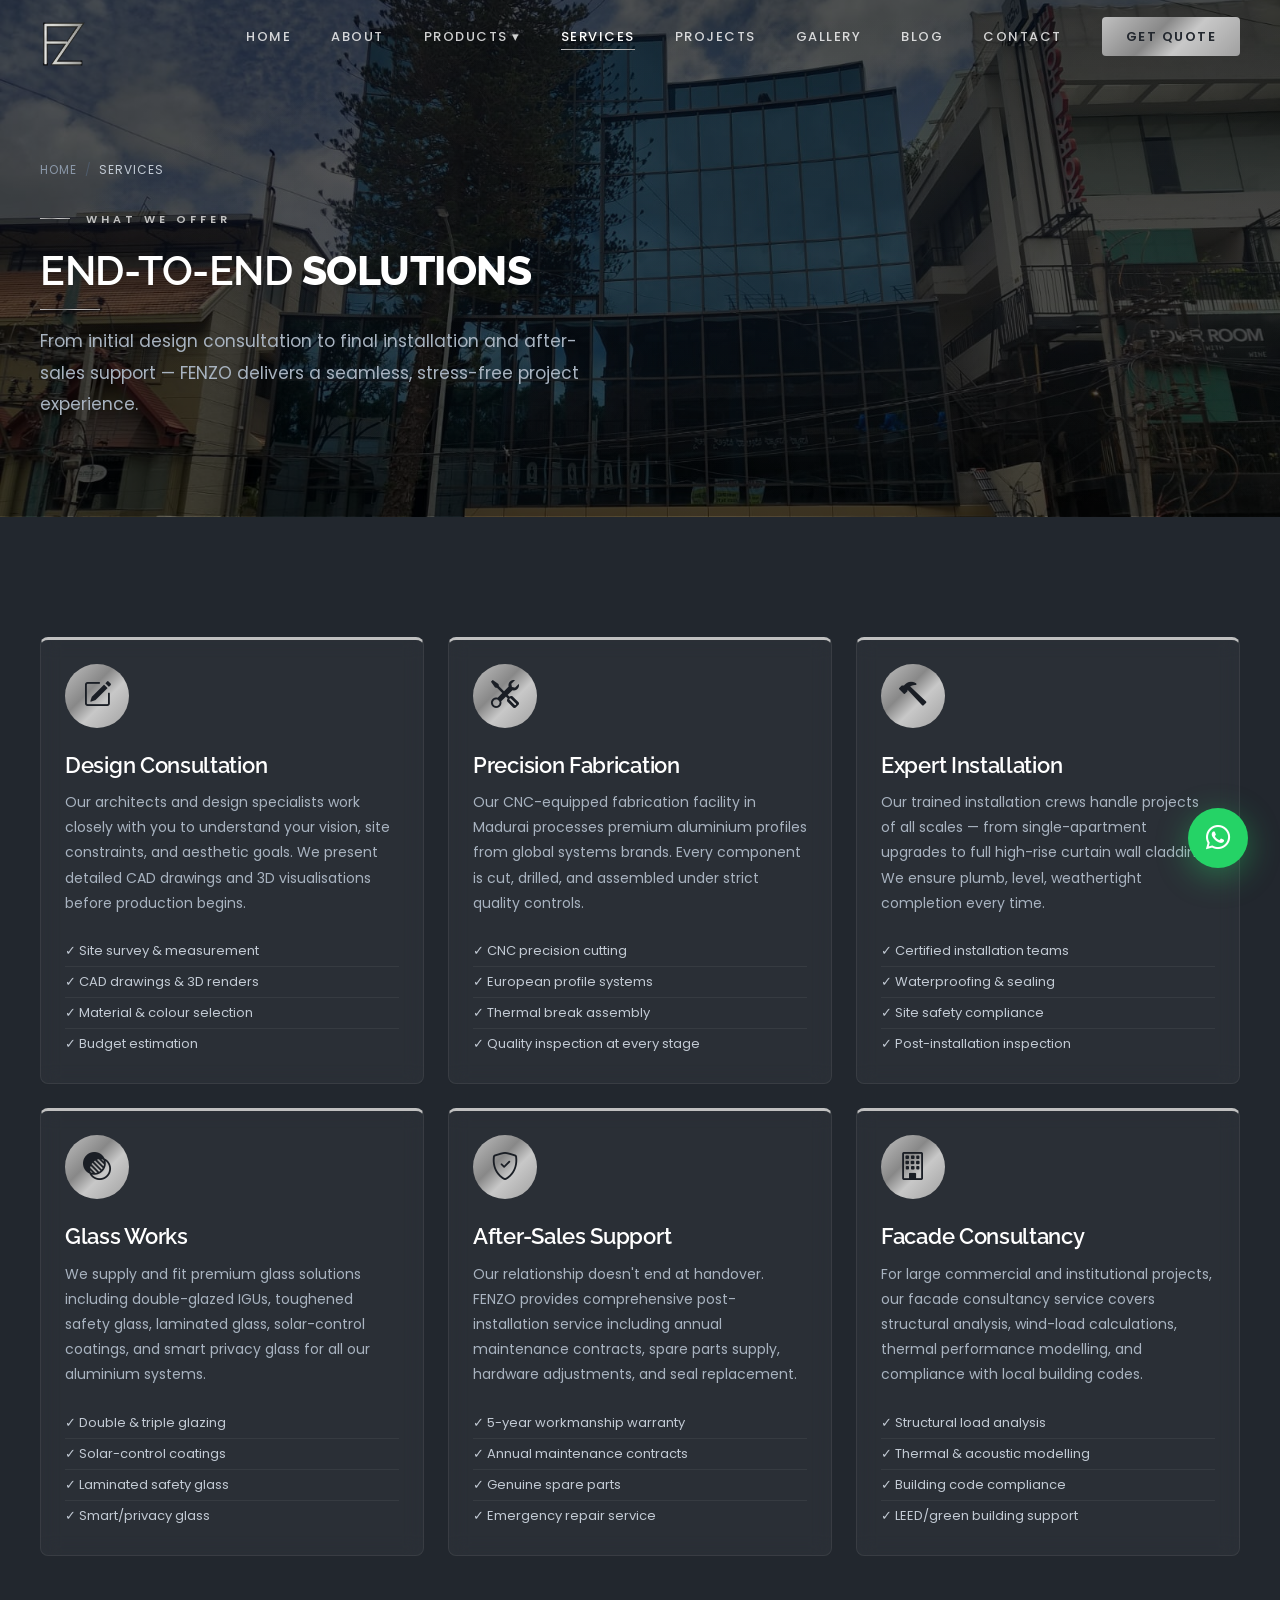
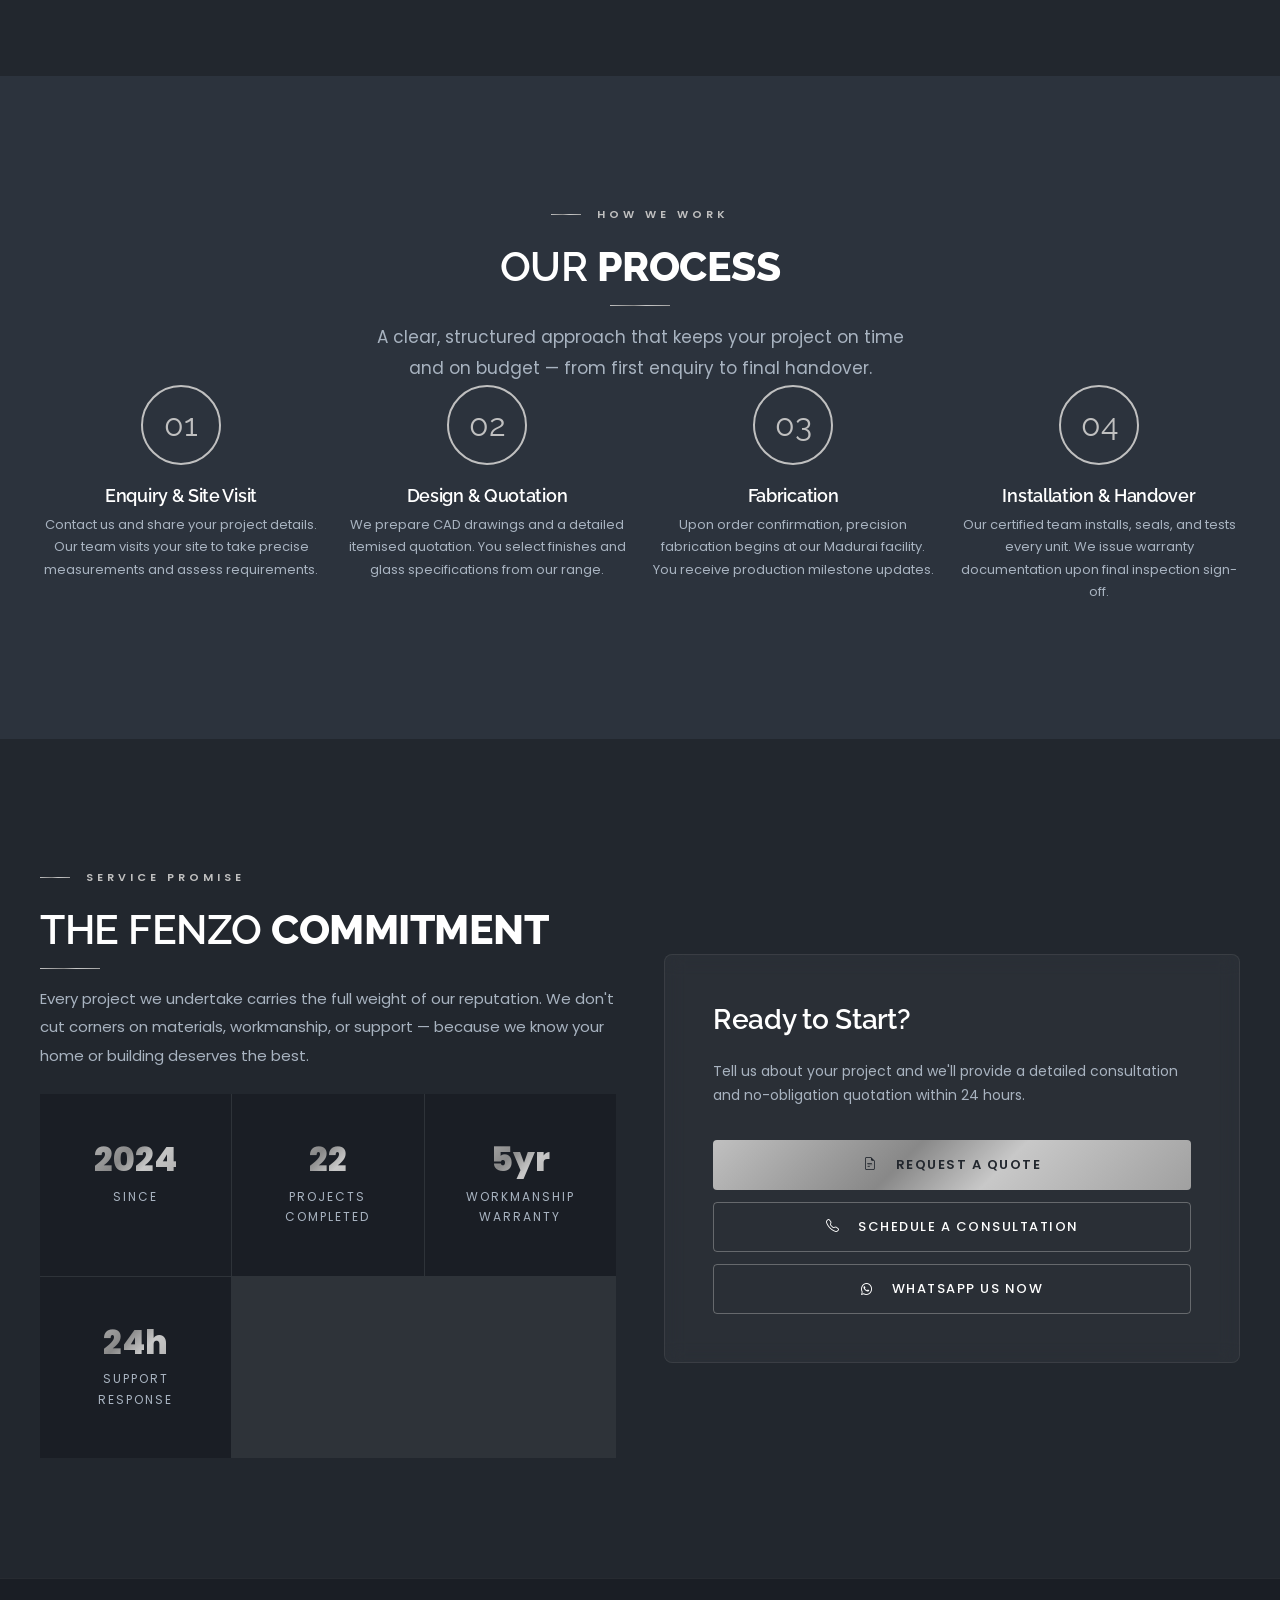
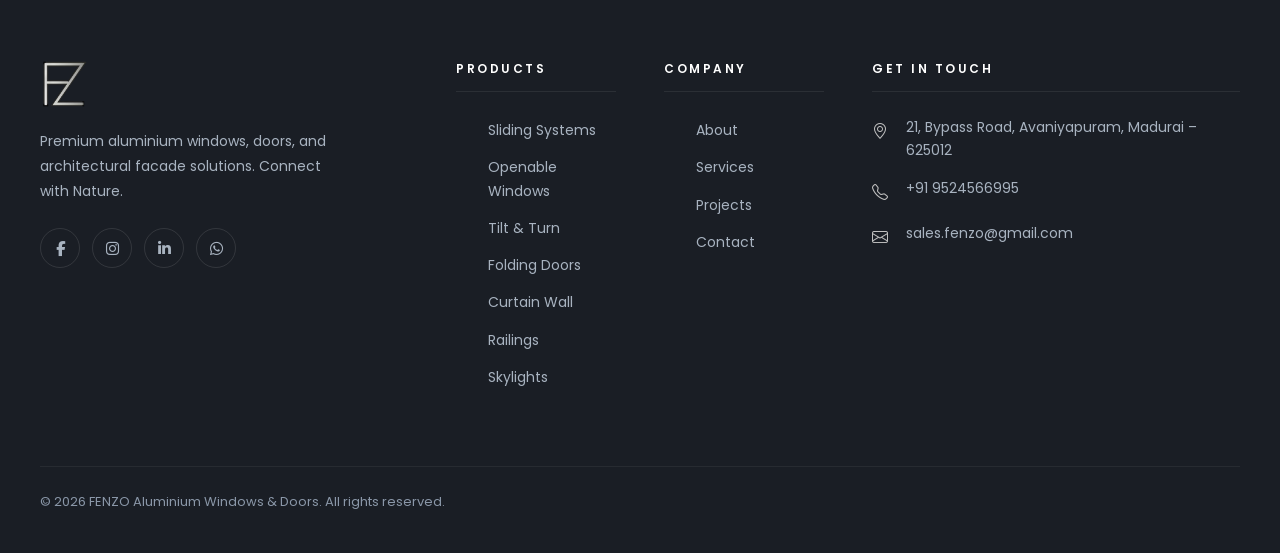
<file: services.html>
﻿<!DOCTYPE html>
<html lang="en">
<head>
  <meta charset="UTF-8"><meta name="viewport" content="width=device-width, initial-scale=1.0">
  <title>Services | FENZO Aluminium Windows & Doors Madurai</title>
  <meta name="description" content="FENZO Aluminium Services — Design Consultation, Fabrication, Installation, Glass Works, After-Sales Support and Facade Consultancy in Madurai.">
  <link href="https://cdn.jsdelivr.net/npm/bootstrap@5.3.3/dist/css/bootstrap.min.css" rel="stylesheet">
  <link rel="stylesheet" href="https://cdn.jsdelivr.net/npm/bootstrap-icons@1.11.3/font/bootstrap-icons.min.css">
  <link rel="stylesheet" href="https://cdnjs.cloudflare.com/ajax/libs/font-awesome/6.5.0/css/all.min.css">
  <link href="https://fonts.googleapis.com/css2?family=Raleway:wght@300;400;500;600;700;800;900&family=Poppins:wght@300;400;500;600;700&display=swap" rel="stylesheet">
  <link rel="stylesheet" href="css/fenzo.css">
</head>
<body>
<div id="preloader"><div class="preloader-inner"><img src="images/logo1.png" alt="FENZO" class="preloader-logo"><div class="preloader-bar"><div class="preloader-bar-fill"></div></div></div></div>

<nav class="navbar-fenzo">
  <div class="nav-inner">
    <a href="index.html" class="nav-logo"><img src="images/logo1.png" alt="FENZO Aluminium"></a>
    <ul class="nav-links">
      <li><a href="index.html">Home</a></li><li><a href="about.html">About</a></li>
      <li class="nav-dropdown"><a href="products.html">Products ▾</a><ul class="nav-dropdown-menu"><li><a href="products.html#sliding">Sliding Systems</a></li><li><a href="products.html#openable">Openable Windows</a></li><li><a href="products.html#tilt-turn">Tilt &amp; Turn</a></li><li><a href="products.html#folding">Folding Doors</a></li><li><a href="products.html#curtain-wall">Curtain Wall</a></li><li><a href="products.html#railings">Railings</a></li><li><a href="products.html#skylights">Skylights</a></li></ul></li>
      <li><a href="services.html" class="active">Services</a></li><li><a href="projects.html">Projects</a></li>
      <li><a href="gallery.html">Gallery</a></li><li><a href="blog.html">Blog</a></li>
      <li><a href="contact.html">Contact</a></li>
      <li><a href="quote.html" class="nav-cta">Get Quote</a></li>
    </ul>
    <button class="nav-hamburger"><span></span><span></span><span></span></button>
  </div>
</nav>
<div class="mobile-nav-overlay"></div>
<div class="mobile-nav"><button class="mobile-nav-close" aria-label="Close">&times;</button><a href="index.html" style="display:block;margin-bottom:24px;"><img src="images/logo1.png" alt="FENZO" style="height:40px;"></a><ul><li><a href="index.html">Home</a></li><li><a href="about.html">About Us</a></li><li class="has-sub"><a href="#">Products</a><ul><li><a href="products.html#sliding">Sliding Systems</a></li><li><a href="products.html#openable">Openable Windows</a></li><li><a href="products.html#tilt-turn">Tilt &amp; Turn</a></li><li><a href="products.html#folding">Folding Doors</a></li><li><a href="products.html#curtain-wall">Curtain Wall</a></li><li><a href="products.html#railings">Railings</a></li><li><a href="products.html#skylights">Skylights</a></li></ul></li><li><a href="services.html">Services</a></li><li><a href="projects.html">Projects</a></li><li><a href="gallery.html">Gallery</a></li><li><a href="blog.html">Blog</a></li><li><a href="contact.html">Contact</a></li><li><a href="quote.html" style="color:#c0c0c0;font-weight:700;">Get Free Quote →</a></li></ul><div style="margin-top:40px;padding-top:24px;border-top:1px solid rgba(255,255,255,0.08);"><a href="tel:+919524566995" style="color:#c0c0c0;font-size:15px;display:block;margin-bottom:8px;"><i class="bi bi-telephone me-2"></i>+91 9524566995</a><a href="mailto:sales.fenzo@gmail.com" style="color:#c0c0c0;font-size:14px;"><i class="bi bi-envelope me-2"></i>sales.fenzo@gmail.com</a></div></div>

<section class="page-hero" style="background:linear-gradient(rgba(0,0,0,0.68),rgba(0,0,0,0.68)) center/cover, url('images/assets/im2.jpg') center/cover no-repeat;"><div class="container-fenzo" style="position:relative;z-index:1;"><div class="page-hero-content">
    <nav class="breadcrumb-fenzo"><a href="index.html">Home</a><span>/</span><span class="current">Services</span></nav>
    <p class="section-eyebrow">What We Offer</p>
    <h1 class="section-title">End-to-End <span>Solutions</span></h1>
    <div class="section-divider"></div>
    <p class="section-desc">From initial design consultation to final installation and after-sales support — FENZO delivers a seamless, stress-free project experience.</p>
  </div></div>
</section>

<!-- Services Grid -->
<section class="section-pad">
  <div class="container-fenzo">
    <div class="row g-4">

      <div class="col-lg-4 col-md-6 reveal">
        <div class="glass-card p-4 h-100" style="border-top:3px solid var(--color-silver);">
          <div style="width:64px;height:64px;background:var(--gradient-metal);border-radius:50%;display:flex;align-items:center;justify-content:center;margin-bottom:24px;">
            <i class="bi bi-pencil-square" style="font-size:28px;color:var(--color-black);"></i>
          </div>
          <h3 style="font-size:22px;color:var(--color-white);margin-bottom:12px;">Design Consultation</h3>
          <p style="color:var(--color-grey-400);font-size:14px;line-height:1.8;margin-bottom:20px;">Our architects and design specialists work closely with you to understand your vision, site constraints, and aesthetic goals. We present detailed CAD drawings and 3D visualisations before production begins.</p>
          <ul style="list-style:none;padding:0;margin:0;">
            <li style="color:var(--color-grey-300);font-size:13px;padding:4px 0;border-bottom:1px solid rgba(255,255,255,0.06);">✓ Site survey & measurement</li>
            <li style="color:var(--color-grey-300);font-size:13px;padding:4px 0;border-bottom:1px solid rgba(255,255,255,0.06);">✓ CAD drawings & 3D renders</li>
            <li style="color:var(--color-grey-300);font-size:13px;padding:4px 0;border-bottom:1px solid rgba(255,255,255,0.06);">✓ Material & colour selection</li>
            <li style="color:var(--color-grey-300);font-size:13px;padding:4px 0;">✓ Budget estimation</li>
          </ul>
        </div>
      </div>

      <div class="col-lg-4 col-md-6 reveal">
        <div class="glass-card p-4 h-100" style="border-top:3px solid var(--color-silver);">
          <div style="width:64px;height:64px;background:var(--gradient-metal);border-radius:50%;display:flex;align-items:center;justify-content:center;margin-bottom:24px;">
            <i class="bi bi-tools" style="font-size:28px;color:var(--color-black);"></i>
          </div>
          <h3 style="font-size:22px;color:var(--color-white);margin-bottom:12px;">Precision Fabrication</h3>
          <p style="color:var(--color-grey-400);font-size:14px;line-height:1.8;margin-bottom:20px;">Our CNC-equipped fabrication facility in Madurai processes premium aluminium profiles from global systems brands. Every component is cut, drilled, and assembled under strict quality controls.</p>
          <ul style="list-style:none;padding:0;margin:0;">
            <li style="color:var(--color-grey-300);font-size:13px;padding:4px 0;border-bottom:1px solid rgba(255,255,255,0.06);">✓ CNC precision cutting</li>
            <li style="color:var(--color-grey-300);font-size:13px;padding:4px 0;border-bottom:1px solid rgba(255,255,255,0.06);">✓ European profile systems</li>
            <li style="color:var(--color-grey-300);font-size:13px;padding:4px 0;border-bottom:1px solid rgba(255,255,255,0.06);">✓ Thermal break assembly</li>
            <li style="color:var(--color-grey-300);font-size:13px;padding:4px 0;">✓ Quality inspection at every stage</li>
          </ul>
        </div>
      </div>

      <div class="col-lg-4 col-md-6 reveal">
        <div class="glass-card p-4 h-100" style="border-top:3px solid var(--color-silver);">
          <div style="width:64px;height:64px;background:var(--gradient-metal);border-radius:50%;display:flex;align-items:center;justify-content:center;margin-bottom:24px;">
            <i class="bi bi-hammer" style="font-size:28px;color:var(--color-black);"></i>
          </div>
          <h3 style="font-size:22px;color:var(--color-white);margin-bottom:12px;">Expert Installation</h3>
          <p style="color:var(--color-grey-400);font-size:14px;line-height:1.8;margin-bottom:20px;">Our trained installation crews handle projects of all scales — from single-apartment upgrades to full high-rise curtain wall cladding. We ensure plumb, level, weathertight completion every time.</p>
          <ul style="list-style:none;padding:0;margin:0;">
            <li style="color:var(--color-grey-300);font-size:13px;padding:4px 0;border-bottom:1px solid rgba(255,255,255,0.06);">✓ Certified installation teams</li>
            <li style="color:var(--color-grey-300);font-size:13px;padding:4px 0;border-bottom:1px solid rgba(255,255,255,0.06);">✓ Waterproofing & sealing</li>
            <li style="color:var(--color-grey-300);font-size:13px;padding:4px 0;border-bottom:1px solid rgba(255,255,255,0.06);">✓ Site safety compliance</li>
            <li style="color:var(--color-grey-300);font-size:13px;padding:4px 0;">✓ Post-installation inspection</li>
          </ul>
        </div>
      </div>

      <div class="col-lg-4 col-md-6 reveal">
        <div class="glass-card p-4 h-100" style="border-top:3px solid var(--color-silver);">
          <div style="width:64px;height:64px;background:var(--gradient-metal);border-radius:50%;display:flex;align-items:center;justify-content:center;margin-bottom:24px;">
            <i class="bi bi-transparency" style="font-size:28px;color:var(--color-black);"></i>
          </div>
          <h3 style="font-size:22px;color:var(--color-white);margin-bottom:12px;">Glass Works</h3>
          <p style="color:var(--color-grey-400);font-size:14px;line-height:1.8;margin-bottom:20px;">We supply and fit premium glass solutions including double-glazed IGUs, toughened safety glass, laminated glass, solar-control coatings, and smart privacy glass for all our aluminium systems.</p>
          <ul style="list-style:none;padding:0;margin:0;">
            <li style="color:var(--color-grey-300);font-size:13px;padding:4px 0;border-bottom:1px solid rgba(255,255,255,0.06);">✓ Double & triple glazing</li>
            <li style="color:var(--color-grey-300);font-size:13px;padding:4px 0;border-bottom:1px solid rgba(255,255,255,0.06);">✓ Solar-control coatings</li>
            <li style="color:var(--color-grey-300);font-size:13px;padding:4px 0;border-bottom:1px solid rgba(255,255,255,0.06);">✓ Laminated safety glass</li>
            <li style="color:var(--color-grey-300);font-size:13px;padding:4px 0;">✓ Smart/privacy glass</li>
          </ul>
        </div>
      </div>

      <div class="col-lg-4 col-md-6 reveal">
        <div class="glass-card p-4 h-100" style="border-top:3px solid var(--color-silver);">
          <div style="width:64px;height:64px;background:var(--gradient-metal);border-radius:50%;display:flex;align-items:center;justify-content:center;margin-bottom:24px;">
            <i class="bi bi-shield-check" style="font-size:28px;color:var(--color-black);"></i>
          </div>
          <h3 style="font-size:22px;color:var(--color-white);margin-bottom:12px;">After-Sales Support</h3>
          <p style="color:var(--color-grey-400);font-size:14px;line-height:1.8;margin-bottom:20px;">Our relationship doesn't end at handover. FENZO provides comprehensive post-installation service including annual maintenance contracts, spare parts supply, hardware adjustments, and seal replacement.</p>
          <ul style="list-style:none;padding:0;margin:0;">
            <li style="color:var(--color-grey-300);font-size:13px;padding:4px 0;border-bottom:1px solid rgba(255,255,255,0.06);">✓ 5-year workmanship warranty</li>
            <li style="color:var(--color-grey-300);font-size:13px;padding:4px 0;border-bottom:1px solid rgba(255,255,255,0.06);">✓ Annual maintenance contracts</li>
            <li style="color:var(--color-grey-300);font-size:13px;padding:4px 0;border-bottom:1px solid rgba(255,255,255,0.06);">✓ Genuine spare parts</li>
            <li style="color:var(--color-grey-300);font-size:13px;padding:4px 0;">✓ Emergency repair service</li>
          </ul>
        </div>
      </div>

      <div class="col-lg-4 col-md-6 reveal">
        <div class="glass-card p-4 h-100" style="border-top:3px solid var(--color-silver);">
          <div style="width:64px;height:64px;background:var(--gradient-metal);border-radius:50%;display:flex;align-items:center;justify-content:center;margin-bottom:24px;">
            <i class="bi bi-building" style="font-size:28px;color:var(--color-black);"></i>
          </div>
          <h3 style="font-size:22px;color:var(--color-white);margin-bottom:12px;">Facade Consultancy</h3>
          <p style="color:var(--color-grey-400);font-size:14px;line-height:1.8;margin-bottom:20px;">For large commercial and institutional projects, our facade consultancy service covers structural analysis, wind-load calculations, thermal performance modelling, and compliance with local building codes.</p>
          <ul style="list-style:none;padding:0;margin:0;">
            <li style="color:var(--color-grey-300);font-size:13px;padding:4px 0;border-bottom:1px solid rgba(255,255,255,0.06);">✓ Structural load analysis</li>
            <li style="color:var(--color-grey-300);font-size:13px;padding:4px 0;border-bottom:1px solid rgba(255,255,255,0.06);">✓ Thermal & acoustic modelling</li>
            <li style="color:var(--color-grey-300);font-size:13px;padding:4px 0;border-bottom:1px solid rgba(255,255,255,0.06);">✓ Building code compliance</li>
            <li style="color:var(--color-grey-300);font-size:13px;padding:4px 0;">✓ LEED/green building support</li>
          </ul>
        </div>
      </div>

    </div>
  </div>
</section>

<!-- Process Steps -->
<section class="section-pad bg-charcoal">
  <div class="container-fenzo">
    <div class="text-center mb-60">
      <p class="section-eyebrow" style="justify-content:center;">How We Work</p>
      <h2 class="section-title">Our <span>Process</span></h2>
      <div class="section-divider" style="margin:16px auto;"></div>
      <p class="section-desc" style="max-width:560px;margin:0 auto;">A clear, structured approach that keeps your project on time and on budget — from first enquiry to final handover.</p>
    </div>
    <div class="row g-4">
      <div class="col-lg-3 col-md-6 reveal text-center">
        <div style="width:80px;height:80px;border-radius:50%;border:2px solid var(--color-silver);display:flex;align-items:center;justify-content:center;margin:0 auto 20px;font-family:'Raleway',sans-serif;font-size:32px;color:var(--color-silver);">01</div>
        <h4 style="color:var(--color-white);font-size:18px;margin-bottom:8px;">Enquiry & Site Visit</h4>
        <p style="color:var(--color-grey-400);font-size:13px;line-height:1.7;">Contact us and share your project details. Our team visits your site to take precise measurements and assess requirements.</p>
      </div>
      <div class="col-lg-3 col-md-6 reveal text-center">
        <div style="width:80px;height:80px;border-radius:50%;border:2px solid var(--color-silver);display:flex;align-items:center;justify-content:center;margin:0 auto 20px;font-family:'Raleway',sans-serif;font-size:32px;color:var(--color-silver);">02</div>
        <h4 style="color:var(--color-white);font-size:18px;margin-bottom:8px;">Design & Quotation</h4>
        <p style="color:var(--color-grey-400);font-size:13px;line-height:1.7;">We prepare CAD drawings and a detailed itemised quotation. You select finishes and glass specifications from our range.</p>
      </div>
      <div class="col-lg-3 col-md-6 reveal text-center">
        <div style="width:80px;height:80px;border-radius:50%;border:2px solid var(--color-silver);display:flex;align-items:center;justify-content:center;margin:0 auto 20px;font-family:'Raleway',sans-serif;font-size:32px;color:var(--color-silver);">03</div>
        <h4 style="color:var(--color-white);font-size:18px;margin-bottom:8px;">Fabrication</h4>
        <p style="color:var(--color-grey-400);font-size:13px;line-height:1.7;">Upon order confirmation, precision fabrication begins at our Madurai facility. You receive production milestone updates.</p>
      </div>
      <div class="col-lg-3 col-md-6 reveal text-center">
        <div style="width:80px;height:80px;border-radius:50%;border:2px solid var(--color-silver);display:flex;align-items:center;justify-content:center;margin:0 auto 20px;font-family:'Raleway',sans-serif;font-size:32px;color:var(--color-silver);">04</div>
        <h4 style="color:var(--color-white);font-size:18px;margin-bottom:8px;">Installation & Handover</h4>
        <p style="color:var(--color-grey-400);font-size:13px;line-height:1.7;">Our certified team installs, seals, and tests every unit. We issue warranty documentation upon final inspection sign-off.</p>
      </div>
    </div>
  </div>
</section>

<!-- Why FENZO Service -->
<section class="section-pad">
  <div class="container-fenzo">
    <div class="row align-items-center g-5">
      <div class="col-lg-6 reveal-left">
        <p class="section-eyebrow">Service Promise</p>
        <h2 class="section-title">The FENZO <span>Commitment</span></h2>
        <div class="section-divider"></div>
        <p style="color:var(--color-grey-400);font-size:15px;line-height:1.9;margin-bottom:24px;">Every project we undertake carries the full weight of our reputation. We don't cut corners on materials, workmanship, or support — because we know your home or building deserves the best.</p>
        <div class="why-grid">
          <div class="why-item"><div class="why-number">2024</div><div class="why-label">Since</div></div>
          <div class="why-item"><div class="why-number">22</div><div class="why-label">Projects Completed</div></div>
          <div class="why-item"><div class="why-number">5yr</div><div class="why-label">Workmanship Warranty</div></div>
          <div class="why-item"><div class="why-number">24h</div><div class="why-label">Support Response</div></div>
        </div>
      </div>
      <div class="col-lg-6 reveal-right">
        <div class="glass-card p-5">
          <h3 style="font-size:28px;color:var(--color-white);margin-bottom:24px;">Ready to Start?</h3>
          <p style="color:var(--color-grey-400);font-size:14px;margin-bottom:32px;">Tell us about your project and we'll provide a detailed consultation and no-obligation quotation within 24 hours.</p>
          <div style="display:flex;flex-direction:column;gap:12px;">
            <a href="quote.html" class="btn-fenzo-primary" style="justify-content:center;text-align:center;"><i class="bi bi-file-earmark-text me-2"></i>Request a Quote</a>
            <a href="contact.html" class="btn-fenzo-outline" style="justify-content:center;text-align:center;"><i class="bi bi-telephone me-2"></i>Schedule a Consultation</a>
            <a href="https://wa.me/919524566995" class="btn-fenzo-outline" target="_blank" style="justify-content:center;text-align:center;"><i class="fab fa-whatsapp me-2"></i>WhatsApp Us Now</a>
          </div>
        </div>
      </div>
    </div>
  </div>
</section>

<footer class="footer">
  <div class="container-fenzo">
    <div class="row g-5">
      <div class="col-lg-4"><img src="images/logo1.png" alt="FENZO" class="footer-logo"><p class="footer-desc">Premium aluminium windows, doors, and architectural facade solutions. Connect with Nature.</p><div class="footer-social"><a href="#"><i class="fab fa-facebook-f"></i></a><a href="#"><i class="fab fa-instagram"></i></a><a href="#"><i class="fab fa-linkedin-in"></i></a><a href="https://wa.me/919524566995" target="_blank"><i class="fab fa-whatsapp"></i></a></div></div>
      <div class="col-lg-2 col-6"><p class="footer-heading">Products</p><ul class="footer-links"><li><a href="products.html#sliding">Sliding Systems</a></li><li><a href="products.html#openable">Openable Windows</a></li><li><a href="products.html#tilt-turn">Tilt &amp; Turn</a></li><li><a href="products.html#folding">Folding Doors</a></li><li><a href="products.html#curtain-wall">Curtain Wall</a></li><li><a href="products.html#railings">Railings</a></li><li><a href="products.html#skylights">Skylights</a></li></ul></div>
      <div class="col-lg-2 col-6"><p class="footer-heading">Company</p><ul class="footer-links"><li><a href="about.html">About</a></li><li><a href="services.html">Services</a></li><li><a href="projects.html">Projects</a></li><li><a href="contact.html">Contact</a></li></ul></div>
      <div class="col-lg-4"><p class="footer-heading">Get in Touch</p><div class="footer-contact-item"><i class="bi bi-geo-alt footer-contact-icon"></i><div class="footer-contact-text">21, Bypass Road, Avaniyapuram, Madurai – 625012</div></div><div class="footer-contact-item"><i class="bi bi-telephone footer-contact-icon"></i><div class="footer-contact-text"><a href="tel:+919524566995">+91 9524566995</a></div></div><div class="footer-contact-item"><i class="bi bi-envelope footer-contact-icon"></i><div class="footer-contact-text"><a href="mailto:sales.fenzo@gmail.com">sales.fenzo@gmail.com</a></div></div></div>
    </div>
  </div>
  <div class="container-fenzo"><div class="footer-bottom"><p class="footer-bottom-text">&copy; 2026 FENZO Aluminium Windows &amp; Doors. All rights reserved.</p></div></div>
</footer>

<a href="https://wa.me/919524566995?text=Hello%20FENZO%2C%20I%20am%20interested%20in%20your%20aluminium%20products." class="whatsapp-float" target="_blank"><i class="fab fa-whatsapp"></i><span class="wa-tooltip">Chat with us!</span></a>

<script src="https://cdn.jsdelivr.net/npm/bootstrap@5.3.3/dist/js/bootstrap.bundle.min.js"></script>
<script src="js/fenzo.js"></script>
</body>
</html>
</file>
<file: css/fenzo.css>
/* ============================================================
   FENZO ALUMINIUM WINDOWS & DOORS
   Premium Corporate Stylesheet
   ============================================================ */

/* ---- Google Fonts ---- */
@import url('https://fonts.googleapis.com/css2?family=Raleway:wght@300;400;500;600;700;800;900&family=Poppins:wght@300;400;500;600;700&display=swap');

/* ---- CSS Variables ---- */
:root {
  --color-black:     #1a1e25;
  --color-dark:      #22272e;
  --color-charcoal:  #2c333d;
  --color-grey-900:  #323a45;
  --color-grey-800:  #3d4654;
  --color-grey-700:  #4e5a6a;
  --color-grey-600:  #6b7a8d;
  --color-grey-500:  #8a97a8;
  --color-grey-400:  #a8b3c0;
  --color-grey-300:  #c2cad4;
  --color-grey-200:  #d8dfe7;
  --color-grey-100:  #eef1f5;
  --color-silver:    #c0c0c0;
  --color-silver-light: #d4d4d4;
  --color-white:     #ffffff;
  --color-offwhite:  #f5f5f0;
  --gradient-metal:  linear-gradient(135deg, #c0c0c0 0%, #888888 40%, #c8c8c8 60%, #a0a0a0 100%);
  --gradient-dark:   linear-gradient(135deg, #1a1a1a 0%, #2a2a2a 100%);
  --gradient-hero:   linear-gradient(to bottom, rgba(0,0,0,0.3) 0%, rgba(0,0,0,0.7) 100%);
  --font-display:    'Raleway', sans-serif;
  --font-body:       'Poppins', sans-serif;
  --transition-fast: 0.2s ease;
  --transition-med:  0.4s ease;
  --transition-slow: 0.7s cubic-bezier(0.4, 0, 0.2, 1);
  --shadow-sm:       0 2px 8px rgba(0,0,0,0.3);
  --shadow-md:       0 8px 32px rgba(0,0,0,0.4);
  --shadow-lg:       0 24px 64px rgba(0,0,0,0.5);
  --radius-sm:       4px;
  --radius-md:       8px;
  --radius-lg:       16px;
}

/* ---- Reset & Base ---- */
*, *::before, *::after { box-sizing: border-box; margin: 0; padding: 0; }

html {
  scroll-behavior: smooth;
  font-size: 16px;
   overflow-x: hidden;
}

body {
  font-family: var(--font-body);
  background: var(--color-dark);
  color: var(--color-grey-200);
  line-height: 1.7;
  overflow-x: hidden;
  overscroll-behavior-x: none;
}
.your-section-with-reveal-left-right {
  overflow: hidden;
}

h1, h2, h3, h4, h5, h6 {
  font-family: var(--font-display);
  color: var(--color-white);
  line-height: 1.2;
  letter-spacing: -0.3px;
  font-weight: 600;
}

a { color: var(--color-silver); text-decoration: none; transition: color var(--transition-fast); }
a:hover { color: var(--color-white); }

img { max-width: 100%; height: auto; }

::selection { background: rgba(192,192,192,0.3); color: #fff; }

/* ---- Scrollbar ---- */
::-webkit-scrollbar { width: 6px; }
::-webkit-scrollbar-track { background: var(--color-dark); }
::-webkit-scrollbar-thumb { background: var(--color-grey-600); border-radius: 3px; }
::-webkit-scrollbar-thumb:hover { background: var(--color-silver); }

/* ============================================================
   PRELOADER
   ============================================================ */
#preloader {
  position: fixed; inset: 0; z-index: 9999;
  background: var(--color-black);
  display: flex; align-items: center; justify-content: center;
  transition: opacity 0.6s ease, visibility 0.6s ease;
}
#preloader.fade-out { opacity: 0; visibility: hidden; }
.preloader-inner { text-align: center; }
.preloader-logo { width: 80px; margin-bottom: 24px; animation: pulse 1.5s ease infinite; }
.preloader-bar {
  width: 200px; height: 2px;
  background: var(--color-grey-800);
  border-radius: 2px; overflow: hidden;
}
.preloader-bar-fill {
  height: 100%; width: 0;
  background: var(--gradient-metal);
  animation: loadBar 2s ease forwards;
}
@keyframes pulse { 0%,100%{opacity:1} 50%{opacity:0.5} }
@keyframes loadBar { to { width: 100%; } }

/* ============================================================
   NAVIGATION
   ============================================================ */
.navbar-fenzo {
  position: fixed; top: 0; left: 0; right: 0; z-index: 1000;
  padding: 0 0;
  transition: background var(--transition-med), padding var(--transition-med);
  background: transparent;
}
.navbar-fenzo.scrolled {
  background: rgba(10,10,10,0.96);
  backdrop-filter: blur(20px);
  -webkit-backdrop-filter: blur(20px);
  border-bottom: 1px solid rgba(192,192,192,0.1);
  box-shadow: 0 4px 30px rgba(0,0,0,0.5);
}
.nav-inner {
  display: flex; align-items: center; justify-content: space-between;
  max-width: 1400px; margin: 0 auto;
  padding: 20px 40px;
  transition: padding var(--transition-med);
}
.navbar-fenzo.scrolled .nav-inner { padding: 14px 40px; }

.nav-logo img { height: 48px; transition: height var(--transition-med); }
.navbar-fenzo.scrolled .nav-logo img { height: 38px; }

.nav-links {
  display: flex; align-items: center; gap: 40px;
  list-style: none;
}
.nav-links > li > a {
  font-family: var(--font-body);
  font-size: 13px; font-weight: 500;
  letter-spacing: 1.5px; text-transform: uppercase;
  color: rgba(255,255,255,0.8);
  position: relative; padding-bottom: 4px;
}
.nav-links > li > a::after {
  content: ''; position: absolute; bottom: 0; left: 0;
  width: 0; height: 1px;
  background: var(--gradient-metal);
  transition: width var(--transition-med);
}
.nav-links > li > a:hover,
.nav-links > li > a.active { color: var(--color-white); }
.nav-links > li > a:hover::after,
.nav-links > li > a.active::after { width: 100%; }

/* Dropdown */
.nav-dropdown { position: relative; }
.nav-dropdown-menu {
  position: absolute; top: calc(100% + 20px); left: 50%;
  transform: translateX(-50%) translateY(10px);
  background: rgba(18,18,18,0.98);
  backdrop-filter: blur(20px);
  border: 1px solid rgba(192,192,192,0.12);
  border-radius: var(--radius-md);
  min-width: 220px;
  padding: 12px 0;
  opacity: 0; visibility: hidden;
  transition: all var(--transition-med);
  box-shadow: var(--shadow-lg);
  list-style: none;
}
.nav-dropdown:hover .nav-dropdown-menu {
  opacity: 1; visibility: visible; transform: translateX(-50%) translateY(0);
}
.nav-dropdown-menu li a {
  display: block; padding: 10px 20px;
  font-size: 13px; letter-spacing: 0.5px;
  color: var(--color-grey-300);
  transition: all var(--transition-fast);
  border-left: 2px solid transparent;
}
.nav-dropdown-menu li a:hover {
  color: var(--color-white);
  background: rgba(192,192,192,0.06);
  border-left-color: var(--color-silver);
  padding-left: 26px;
}

/* Mobile nav */
.nav-hamburger {
  display: none;
  flex-direction: column;
  justify-content: center;
  align-items: center;
  gap: 5px;
  cursor: pointer;
  padding: 4px;
  background: transparent;
  border: none;
  outline: none;
  -webkit-appearance: none;
  appearance: none;
}
.nav-hamburger span {
  display: block; width: 28px; height: 2px;
  background: var(--color-white);
  transition: all var(--transition-med);
  transform-origin: center;
}
.nav-hamburger.active span:nth-child(1) { transform: translateY(7px) rotate(45deg); }
.nav-hamburger.active span:nth-child(2) { opacity: 0; transform: scaleX(0); }
.nav-hamburger.active span:nth-child(3) { transform: translateY(-7px) rotate(-45deg); }

.nav-cta {
  background: var(--gradient-metal);
  color: var(--color-dark) !important;
  padding: 10px 24px !important;
  border-radius: var(--radius-sm);
  font-weight: 600 !important;
}
.nav-cta:hover { opacity: 0.9; }
.nav-cta::after { display: none !important; }

/* Mobile drawer */
.mobile-nav {
  position: fixed; top: 0; right: -100%; width: 320px; height: 100vh;
  background: rgba(12,12,12,0.98); backdrop-filter: blur(20px);
  z-index: 1001; padding: 80px 40px 40px;
  transition: right var(--transition-slow);
  overflow-y: auto;
  border-left: 1px solid rgba(192,192,192,0.1);
}
.mobile-nav.open { right: 0; }
.mobile-nav-overlay {
  position: fixed; inset: 0; z-index: 1000;
  background: rgba(0,0,0,0.6); backdrop-filter: blur(4px);
  opacity: 0; visibility: hidden; transition: all var(--transition-med);
}
.mobile-nav-overlay.open { opacity: 1; visibility: visible; }
.mobile-nav ul { list-style: none; margin-top: 20px; }
.mobile-nav ul li { border-bottom: 1px solid rgba(255,255,255,0.06); }
.mobile-nav ul li a {
  display: block; padding: 16px 0;
  font-size: 16px; font-weight: 500; letter-spacing: 1px;
  color: var(--color-grey-200); text-transform: uppercase;
}
.mobile-nav ul li a:hover { color: var(--color-silver); }
.mobile-nav ul li ul { padding-left: 20px; }
.mobile-nav ul li ul li a { font-size: 14px; padding: 10px 0; text-transform: none; letter-spacing: 0.5px; }
.mobile-nav-close {
  position: absolute; top: 24px; right: 24px;
  background: none; border: none; color: var(--color-white);
  font-size: 24px; cursor: pointer; padding: 4px;
}

/* ============================================================
   BUTTONS
   ============================================================ */
.btn-fenzo-primary {
  display: inline-flex; align-items: center; gap: 10px;
  padding: 14px 36px;
  background: var(--gradient-metal);
  color: var(--color-dark);
  font-family: var(--font-body);
  font-size: 13px; font-weight: 600;
  letter-spacing: 1.5px; text-transform: uppercase;
  border: none; border-radius: var(--radius-sm);
  cursor: pointer; position: relative; overflow: hidden;
  transition: all var(--transition-med);
}
.btn-fenzo-primary::before {
  content: ''; position: absolute; inset: 0;
  background: rgba(255,255,255,0.2);
  transform: scaleX(0); transform-origin: left;
  transition: transform var(--transition-med);
}
.btn-fenzo-primary:hover { transform: translateY(-2px); box-shadow: 0 12px 40px rgba(192,192,192,0.3); color: var(--color-dark); }
.btn-fenzo-primary:hover::before { transform: scaleX(1); }

.btn-fenzo-outline {
  display: inline-flex; align-items: center; gap: 10px;
  padding: 13px 34px;
  background: transparent;
  color: var(--color-white);
  font-family: var(--font-body);
  font-size: 13px; font-weight: 500;
  letter-spacing: 1.5px; text-transform: uppercase;
  border: 1px solid rgba(192,192,192,0.4);
  border-radius: var(--radius-sm);
  cursor: pointer; position: relative; overflow: hidden;
  transition: all var(--transition-med);
}
.btn-fenzo-outline:hover {
  background: rgba(192,192,192,0.1);
  border-color: var(--color-silver);
  color: var(--color-white);
  transform: translateY(-2px);
}

.btn-fenzo-ghost {
  display: inline-flex; align-items: center; gap: 8px;
  padding: 0; background: none; border: none;
  color: var(--color-silver);
  font-size: 13px; font-weight: 500; letter-spacing: 1px;
  text-transform: uppercase; cursor: pointer;
  transition: all var(--transition-fast);
}
.btn-fenzo-ghost::after {
  content: '→'; transition: transform var(--transition-fast);
}
.btn-fenzo-ghost:hover { color: var(--color-white); }
.btn-fenzo-ghost:hover::after { transform: translateX(6px); }

/* ============================================================
   HERO SECTION
   ============================================================ */
.hero-section {
  position: relative; height: 100vh; min-height: 700px;
  display: flex; align-items: center; justify-content: center;
  overflow: hidden;
}
.hero-bg {
  position: absolute; inset: 0;
  background: var(--color-dark);
  overflow: hidden;
}
.hero-bg-slider {
  position: absolute; inset: 0;
  display: flex; transition: transform 1.2s cubic-bezier(0.77, 0, 0.175, 1);
}
.hero-bg-slide {
  min-width: 100%; height: 100%;
  background-size: cover; background-position: center;
  transform: scale(1.05);
  transition: transform 8s ease;
}
.hero-bg-slide.active { transform: scale(1); }
.hero-overlay {
  position: absolute; inset: 0;
  background: linear-gradient(
    135deg,
    rgba(0,0,0,0.88) 0%,
    rgba(0,0,0,0.72) 50%,
    rgba(0,0,0,0.82) 100%
  );
}
.hero-content {
  position: relative; z-index: 2;
  max-width: 1400px; margin: 0 auto;
  padding: 0 40px;
  width: 100%;
}
.hero-eyebrow {
  display: inline-flex; align-items: center; gap: 16px;
  font-size: 11px; font-weight: 600;
  letter-spacing: 4px; text-transform: uppercase;
  color: var(--color-silver);
  margin-bottom: 24px;
}
.hero-eyebrow::before {
  content: ''; display: block; width: 40px; height: 1px;
  background: var(--gradient-metal);
}
.hero-title {
  font-size: clamp(48px, 6.5vw, 92px);
  font-weight: 300;
  color: var(--color-white);
  line-height: 1.05;
  margin-bottom: 8px;
  letter-spacing: 0;
  text-transform: uppercase;
}
.hero-title span {
  background: var(--gradient-metal);
  -webkit-background-clip: text;
  -webkit-text-fill-color: transparent;
  background-clip: text;
  font-weight: 300;
}
.hero-subtitle {
  font-family: var(--font-body);
  font-size: clamp(14px, 1.8vw, 20px);
  font-weight: 400;
  color: var(--color-grey-300);
  letter-spacing: 3px;
  text-transform: uppercase;
  margin-bottom: 32px;
}
.hero-desc {
  max-width: 520px;
  font-size: 16px; line-height: 1.8;
  color: rgba(255,255,255,0.7);
  margin-bottom: 48px;
}
.hero-actions { display: flex; gap: 16px; flex-wrap: wrap; }

/* Hero scroll indicator */
.hero-scroll {
  position: absolute; bottom: 40px; left: 50%;
  transform: translateX(-50%); z-index: 2;
  display: flex; flex-direction: column; align-items: center; gap: 8px;
  color: rgba(255,255,255,0.5); font-size: 11px; letter-spacing: 3px;
  text-transform: uppercase;
}
.hero-scroll-line {
  width: 1px; height: 50px;
  background: linear-gradient(to bottom, transparent, var(--color-silver));
  animation: scrollLine 2s ease infinite;
}
@keyframes scrollLine {
  0% { transform: scaleY(0); transform-origin: top; }
  50% { transform: scaleY(1); transform-origin: top; }
  51% { transform-origin: bottom; }
  100% { transform: scaleY(0); transform-origin: bottom; }
}

/* Hero stats */
.hero-stats {
  position: absolute; bottom: 0; right: 0;
  z-index: 2;
  display: flex;
}
.hero-stat {
  padding: 32px 40px;
  background: rgba(255,255,255,0.05);
  backdrop-filter: blur(10px);
  border-top: 1px solid rgba(192,192,192,0.15);
  border-left: 1px solid rgba(192,192,192,0.1);
  text-align: center;
  min-width: 140px;
}
.hero-stat-number {
  font-family: var(--font-display);
  font-size: 36px; font-weight: 600;
  color: var(--color-white);
  background: var(--gradient-metal);
  -webkit-background-clip: text; -webkit-text-fill-color: transparent; background-clip: text;
  display: block;
}
.hero-stat-label {
  font-size: 11px; letter-spacing: 1.5px; text-transform: uppercase;
  color: var(--color-grey-400); margin-top: 4px;
}

/* Hero dots */
.hero-dots {
  position: absolute; bottom: 40px; right: 40px; z-index: 2;
  display: flex; gap: 8px;
}
.hero-dot {
  width: 6px; height: 6px; border-radius: 50%;
  background: rgba(255,255,255,0.3);
  cursor: pointer; transition: all var(--transition-fast);
}
.hero-dot.active { background: var(--color-silver); width: 24px; border-radius: 3px; }

/* ============================================================
   SECTION STYLES
   ============================================================ */
.section-pad { padding: 120px 0; }
.section-pad-sm { padding: 80px 0; }
.container-fenzo { max-width: 1400px; margin: 0 auto; padding: 0 40px; }

.section-eyebrow {
  display: inline-flex; align-items: center; gap: 16px;
  font-size: 11px; font-weight: 600;
  letter-spacing: 4px; text-transform: uppercase;
  color: var(--color-silver);
  margin-bottom: 20px;
}
.section-eyebrow::before {
  content: ''; display: block; width: 30px; height: 1px;
  background: var(--gradient-metal);
}

.section-title {
  font-size: clamp(26px, 3.2vw, 46px);
  font-weight: 600; color: var(--color-white);
  line-height: 1.1;
  text-transform: uppercase;
  letter-spacing: -0.5px;
}
.section-title span { font-weight: 800; }
.section-title.center { text-align: center; }

.section-divider {
  width: 60px; height: 1px;
  background: var(--gradient-metal);
  margin: 16px 0;
}
.section-divider.center { margin: 24px auto; }

.section-desc {
  font-size: 17px; line-height: 1.85;
  color: var(--color-grey-400); max-width: 560px;
}
.section-desc.center { text-align: center; margin: 0 auto; }

/* Backgrounds */
.bg-dark { background: var(--color-dark); }
.bg-darker { background: var(--color-black); }
.bg-charcoal { background: var(--color-charcoal); }

/* ============================================================
   ABOUT PREVIEW SECTION
   ============================================================ */
.about-preview {
  background: var(--color-black);
  overflow: hidden;
}
.about-visual {
  position: relative; height: 600px; overflow: hidden;
}
.about-visual img {
  width: 100%; height: 100%; object-fit: cover;
  filter: brightness(0.85) contrast(1.05);
  transition: transform 0.8s ease;
}
.about-visual:hover img { transform: scale(1.03); }
.about-visual-badge {
  position: absolute; bottom: 40px; left: 40px;
  background: var(--gradient-metal);
  padding: 20px 28px; border-radius: var(--radius-sm);
  text-align: center;
}
.about-visual-badge strong {
  display: block;
  font-family: var(--font-display);
  font-size: 48px; font-weight: 800;
  color: var(--color-dark); line-height: 1;
  letter-spacing: -1px;
}
.about-visual-badge span { font-size: 12px; font-weight: 600; color: var(--color-dark); letter-spacing: 2px; text-transform: uppercase; }

.about-content { padding: 48px 60px; display: flex; flex-direction: column; justify-content: center; }
.about-features { display: grid; grid-template-columns: 1fr 1fr; gap: 16px; margin-top: 20px; }
.about-feature {
  display: flex; gap: 12px; align-items: flex-start;
  padding: 14px; border: 1px solid rgba(192,192,192,0.08);
  border-radius: var(--radius-sm);
  transition: border-color var(--transition-fast);
}
.about-feature:hover { border-color: rgba(192,192,192,0.2); }
.about-feature-icon {
  width: 44px; height: 44px; min-width: 44px;
  display: flex; align-items: center; justify-content: center;
  background: rgba(192,192,192,0.08);
  border-radius: var(--radius-sm);
  color: var(--color-silver); font-size: 20px;
}
.about-feature h5 { font-size: 14px; font-weight: 600; color: var(--color-white); margin-bottom: 4px; }
.about-feature p { font-size: 13px; color: var(--color-grey-400); line-height: 1.6; margin: 0; }

/* ============================================================
   PRODUCTS SECTION
   ============================================================ */
.products-grid {
  display: grid;
  grid-template-columns: repeat(3, 1fr);
  grid-auto-rows: 420px;
  gap: 3px;
}
@media (max-width: 991px) { .products-grid { grid-template-columns: repeat(2, 1fr); grid-auto-rows: 360px; } }
@media (max-width: 576px) { .products-grid { grid-template-columns: 1fr; grid-auto-rows: 320px; } }

.product-card {
  position: relative; overflow: hidden;
  cursor: pointer;
  background: var(--color-grey-900);
}
.product-card-img {
  width: 100%; height: 100%; object-fit: cover;
  transition: transform 0.8s ease;
  filter: brightness(0.7);
}
.product-card:hover .product-card-img {
  transform: scale(1.08); filter: brightness(0.85);
}
.product-card-overlay {
  position: absolute; inset: 0;
  background: linear-gradient(to top, rgba(0,0,0,0.92) 0%, rgba(0,0,0,0.55) 50%, rgba(0,0,0,0.5) 100%);
}
.product-card-content {
  position: absolute; bottom: 0; left: 0; right: 0;
  padding: 28px 32px 32px;
  transform: translateY(0); transition: transform var(--transition-med);
}
.product-card:hover .product-card-content { transform: translateY(0); }
.product-card-cat {
  font-size: 10px; letter-spacing: 3px; text-transform: uppercase;
  color: var(--color-silver); margin-bottom: 8px;
}
.product-card-title {
  font-family: var(--font-display);
  font-size: 24px; font-weight: 700; color: var(--color-white);
  margin-bottom: 12px; text-transform: uppercase; letter-spacing: 0.5px;
}
.product-card-desc {
  font-size: 14px; color: rgba(255,255,255,0.7);
  line-height: 1.6; margin-bottom: 20px;
  opacity: 0; transform: translateY(10px);
  transition: all var(--transition-med);
}
.product-card:hover .product-card-desc { opacity: 1; transform: translateY(0); }
.product-card-cta {
  display: inline-flex; align-items: center; gap: 8px;
  font-size: 11px; letter-spacing: 2px; text-transform: uppercase;
  color: var(--color-silver); font-weight: 600;
  opacity: 0; transition: opacity var(--transition-med);
}
.product-card-cta::after { content: '→'; transition: transform var(--transition-fast); }
.product-card:hover .product-card-cta { opacity: 1; }
.product-card:hover .product-card-cta:hover::after { transform: translateX(4px); }

/* Large card — same as regular in 3-col grid */
.product-card.large { grid-column: span 1; }

/* ============================================================
   WHY CHOOSE US
   ============================================================ */
.why-section { background: var(--color-black); }
.why-grid { display: grid; grid-template-columns: repeat(3, 1fr); gap: 1px; background: rgba(192,192,192,0.08); }
.why-item {
  background: var(--color-black);
  padding: 48px 36px; text-align: center;
  position: relative; overflow: hidden;
  transition: background var(--transition-med);
}
.why-item::before {
  content: ''; position: absolute; top: 0; left: 0; right: 0; height: 2px;
  background: var(--gradient-metal);
  transform: scaleX(0); transition: transform var(--transition-med);
}
.why-item:hover { background: rgba(192,192,192,0.03); }
.why-item:hover::before { transform: scaleX(1); }
.why-icon {
  width: 64px; height: 64px; margin: 0 auto 24px;
  display: flex; align-items: center; justify-content: center;
  border: 1px solid rgba(192,192,192,0.2);
  border-radius: 50%; font-size: 26px; color: var(--color-silver);
  transition: all var(--transition-med);
}
.why-item:hover .why-icon {
  background: rgba(192,192,192,0.1);
  border-color: var(--color-silver);
}
.why-item h4 { font-size: 18px; font-weight: 600; color: var(--color-white); margin-bottom: 12px; }
.why-item p { font-size: 14px; color: var(--color-grey-400); line-height: 1.7; }
.why-number {
  font-family: var(--font-body);
  font-size: clamp(28px, 2.6vw, 38px); font-weight: 800; line-height: 1.1;
  background: var(--gradient-metal);
  -webkit-background-clip: text; -webkit-text-fill-color: transparent; background-clip: text;
  margin-bottom: 8px;
}
.why-label { font-size: 12px; letter-spacing: 2px; text-transform: uppercase; color: var(--color-grey-400); }

/* ============================================================
   PROJECTS / PORTFOLIO
   ============================================================ */
.projects-masonry {
  display: grid;
  grid-template-columns: 2fr 1fr 1fr;
  grid-template-rows: 240px 240px;
  grid-auto-rows: 240px;
  gap: 4px;
}
.projects-masonry .project-item {
  position: relative; overflow: hidden; cursor: pointer;
  background: var(--color-grey-900);
  min-height: 240px;
}
.projects-masonry .project-item:first-child { grid-row: span 2; min-height: 484px; }
.projects-masonry .project-item img {
  width: 100%; height: 100%; min-height: 280px; object-fit: cover;
  transition: transform 0.8s ease; filter: brightness(0.7);
}
.projects-masonry .project-item:hover img { transform: scale(1.06); filter: brightness(0.9); }
.project-overlay {
  position: absolute; inset: 0;
  background: linear-gradient(to top, rgba(0,0,0,0.85) 0%, rgba(0,0,0,0.3) 50%, transparent 100%);
  opacity: 1; transition: opacity var(--transition-med);
}
.project-item:hover .project-overlay { opacity: 1; background: linear-gradient(to top, rgba(0,0,0,0.92) 0%, rgba(0,0,0,0.4) 60%, transparent 100%); }
.project-info {
  position: absolute; bottom: 20px; left: 20px; right: 20px;
  transform: translateY(0); transition: transform var(--transition-med);
  opacity: 1;
}
.project-item:hover .project-info { opacity: 1; transform: translateY(-4px); }
.project-info h4 { font-size: 16px; font-weight: 600; color: var(--color-white); margin-bottom: 4px; text-shadow: 0 1px 4px rgba(0,0,0,0.8); }
.project-info span { font-size: 11px; color: rgba(255,255,255,0.75); letter-spacing: 1px; text-shadow: 0 1px 3px rgba(0,0,0,0.8); }

/* Filter tabs */
.filter-tabs {
  display: flex; gap: 4px; flex-wrap: wrap;
  margin-bottom: 48px;
}
.filter-tab {
  padding: 10px 24px;
  background: rgba(255,255,255,0.04);
  border: 1px solid rgba(192,192,192,0.1);
  border-radius: var(--radius-sm);
  font-size: 12px; letter-spacing: 1.5px; text-transform: uppercase;
  color: var(--color-grey-400);
  cursor: pointer; transition: all var(--transition-fast);
}
.filter-tab:hover, .filter-tab.active {
  background: var(--gradient-metal);
  border-color: transparent; color: var(--color-dark); font-weight: 600;
}

/* ============================================================
   COLORS & FINISHES
   ============================================================ */
.colors-section { background: var(--color-black); overflow: hidden; }
.color-swatches {
  display: flex; gap: 3px; flex-wrap: wrap; margin-top: 48px;
}
.color-swatch {
  flex: 0 0 calc(10% - 3px);
  aspect-ratio: 1;
  border-radius: var(--radius-sm);
  cursor: pointer; position: relative; overflow: hidden;
  transition: transform var(--transition-fast);
}
.color-swatch:hover { transform: scale(1.06) translateY(-4px); z-index: 1; }
.color-swatch-label {
  position: absolute; bottom: 0; left: 0; right: 0;
  padding: 8px 6px;
  background: rgba(0,0,0,0.7);
  font-size: 10px; text-align: center; color: var(--color-white);
  opacity: 0; transition: opacity var(--transition-fast);
}
.color-swatch:hover .color-swatch-label { opacity: 1; }

/* ============================================================
   TESTIMONIALS
   ============================================================ */
.testimonial-slider { overflow: hidden; }
.testimonial-track { display: flex; transition: transform 0.7s cubic-bezier(0.4, 0, 0.2, 1); }
.testimonial-item {
  min-width: calc(50% - 16px); margin-right: 32px;
  background: rgba(255,255,255,0.03);
  border: 1px solid rgba(192,192,192,0.1);
  border-radius: var(--radius-md);
  padding: 48px;
  position: relative;
}
.testimonial-item::before {
  content: '"'; position: absolute; top: 16px; left: 40px;
  font-family: var(--font-display); font-size: 100px; font-weight: 900;
  color: rgba(192,192,192,0.12); line-height: 1;
}
.testimonial-stars { color: var(--color-silver); font-size: 14px; margin-bottom: 20px; letter-spacing: 3px; }
.testimonial-text { font-size: 16px; line-height: 1.85; color: var(--color-grey-300); font-style: italic; margin-bottom: 28px; }
.testimonial-author { display: flex; align-items: center; gap: 16px; }
.testimonial-avatar {
  width: 52px; height: 52px; border-radius: 50%;
  object-fit: cover; border: 2px solid rgba(192,192,192,0.3);
}
.testimonial-name { font-size: 15px; font-weight: 600; color: var(--color-white); }
.testimonial-role { font-size: 12px; color: var(--color-grey-400); letter-spacing: 0.5px; }

.testimonial-controls { display: flex; gap: 12px; margin-top: 40px; justify-content: center; }
.testimonial-btn {
  width: 48px; height: 48px;
  background: rgba(255,255,255,0.06);
  border: 1px solid rgba(192,192,192,0.15);
  border-radius: 50%; cursor: pointer;
  display: flex; align-items: center; justify-content: center;
  color: var(--color-silver); font-size: 16px;
  transition: all var(--transition-fast);
}
.testimonial-btn:hover { background: rgba(192,192,192,0.12); border-color: var(--color-silver); color: var(--color-white); }

/* ============================================================
   STATS / COUNTER SECTION
   ============================================================ */
.stats-section {
  background: linear-gradient(135deg, rgba(192,192,192,0.05) 0%, rgba(192,192,192,0.02) 100%);
  border-top: 1px solid rgba(192,192,192,0.08);
  border-bottom: 1px solid rgba(192,192,192,0.08);
}
.stats-grid { display: grid; grid-template-columns: repeat(4, 1fr); gap: 0; }
.stat-item {
  padding: 60px 40px; text-align: center;
  border-right: 1px solid rgba(192,192,192,0.08);
  display: flex; flex-direction: column; align-items: center; justify-content: center;
}
.stat-item:last-child { border-right: none; }
.stat-number {
  font-family: var(--font-body);
  font-size: clamp(28px, 2.6vw, 38px); font-weight: 800; line-height: 1.1;
  background: var(--gradient-metal);
  -webkit-background-clip: text; -webkit-text-fill-color: transparent; background-clip: text;
  margin-bottom: 12px;
  display: flex; align-items: flex-end; justify-content: center; min-height: 64px;
  font-variant-numeric: tabular-nums lining-nums;
  font-feature-settings: "tnum" 1, "lnum" 1;
  letter-spacing: -2px;
}
.stat-label { font-size: 12px; letter-spacing: 2px; text-transform: uppercase; color: var(--color-grey-400); }

/* ============================================================
   CTA BAND
   ============================================================ */
.cta-band {
  background: var(--color-black);
  padding: 100px 0;
  text-align: center;
  position: relative; overflow: hidden;
}
.cta-band::before {
  content: 'FENZO';
  position: absolute; top: 50%; left: 50%; transform: translate(-50%, -50%);
  font-family: var(--font-display); font-size: 280px; font-weight: 700;
  color: rgba(255,255,255,0.02); white-space: nowrap; pointer-events: none;
}
.cta-band .section-title { font-size: clamp(36px, 5vw, 72px); }
.cta-band .section-desc { color: var(--color-grey-400); margin: 24px auto 48px; max-width: 600px; text-align: center; font-size: 18px; }
.cta-actions { display: flex; gap: 16px; justify-content: center; flex-wrap: wrap; }

/* ============================================================
   LEAD FORM INLINE
   ============================================================ */
.lead-form-section {
  background: var(--color-charcoal);
  border-top: 1px solid rgba(192,192,192,0.08);
  border-bottom: 1px solid rgba(192,192,192,0.08);
}
.lead-form-inner {
  max-width: 800px; margin: 0 auto; text-align: center;
}
.form-fenzo-row {
  display: grid; grid-template-columns: 1fr 1fr; gap: 16px; margin-top: 32px;
}
.form-fenzo-group { position: relative; text-align: left; }
.form-fenzo-group.full { grid-column: 1 / -1; }
.form-fenzo-label {
  display: block; font-size: 11px; letter-spacing: 1.5px; text-transform: uppercase;
  color: var(--color-grey-400); margin-bottom: 8px;
}
.form-fenzo-input {
  width: 100%; padding: 14px 18px;
  background: rgba(255,255,255,0.04);
  border: 1px solid rgba(192,192,192,0.12);
  border-radius: var(--radius-sm);
  color: var(--color-white); font-family: var(--font-body); font-size: 15px;
  transition: border-color var(--transition-fast);
  outline: none;
}
.form-fenzo-input:focus { border-color: rgba(192,192,192,0.5); background: rgba(255,255,255,0.06); }
.form-fenzo-input::placeholder { color: var(--color-grey-600); }
textarea.form-fenzo-input { resize: vertical; min-height: 120px; }
select.form-fenzo-input option { background: var(--color-charcoal); }

/* ============================================================
   FOOTER
   ============================================================ */
.footer {
  background: var(--color-black);
  border-top: 1px solid rgba(192,192,192,0.08);
  padding: 80px 0 0;
}
.footer-logo { height: 50px; margin-bottom: 20px; }
.footer-desc { font-size: 14px; line-height: 1.8; color: var(--color-grey-400); max-width: 300px; }
.footer-social { display: flex; gap: 12px; margin-top: 24px; }
.footer-social a {
  width: 40px; height: 40px; border-radius: 50%;
  border: 1px solid rgba(192,192,192,0.15);
  display: flex; align-items: center; justify-content: center;
  color: var(--color-grey-400); font-size: 15px;
  transition: all var(--transition-fast);
}
.footer-social a:hover { border-color: var(--color-silver); color: var(--color-white); background: rgba(192,192,192,0.1); }

.footer-heading {
  font-size: 12px; font-weight: 600; letter-spacing: 2.5px; text-transform: uppercase;
  color: var(--color-white); margin-bottom: 24px; padding-bottom: 12px;
  border-bottom: 1px solid rgba(192,192,192,0.1);
}
.footer-links { list-style: none; }
.footer-links li { margin-bottom: 10px; }
.footer-links a {
  font-size: 14px; color: var(--color-grey-400);
  transition: all var(--transition-fast);
  display: inline-flex; align-items: center; gap: 8px;
}
.footer-links a:hover { color: var(--color-silver); padding-left: 6px; }

.footer-contact-item {
  display: flex; gap: 14px; align-items: flex-start; margin-bottom: 16px;
}
.footer-contact-icon { color: var(--color-silver); font-size: 16px; margin-top: 2px; min-width: 20px; }
.footer-contact-text { font-size: 14px; color: var(--color-grey-400); line-height: 1.6; }
.footer-contact-text a { color: var(--color-grey-400); }
.footer-contact-text a:hover { color: var(--color-silver); }

.footer-bottom {
  margin-top: 60px; padding: 24px 0;
  border-top: 1px solid rgba(192,192,192,0.08);
  display: flex; align-items: center; justify-content: space-between; flex-wrap: wrap; gap: 16px;
}
.footer-bottom-text { font-size: 13px; color: var(--color-grey-500); }
.footer-bottom-links { display: flex; gap: 24px; }
.footer-bottom-links a { font-size: 12px; color: var(--color-grey-500); transition: color var(--transition-fast); }
.footer-bottom-links a:hover { color: var(--color-silver); }

/* Footer newsletter */
.footer-newsletter { display: flex; gap: 0; margin-top: 16px; }
.footer-newsletter input {
  flex: 1; padding: 12px 16px;
  background: rgba(255,255,255,0.05);
  border: 1px solid rgba(192,192,192,0.12);
  border-right: none;
  border-radius: var(--radius-sm) 0 0 var(--radius-sm);
  color: var(--color-white); font-size: 14px; outline: none;
}
.footer-newsletter input:focus { border-color: rgba(192,192,192,0.3); }
.footer-newsletter button {
  padding: 12px 20px;
  background: var(--gradient-metal);
  border: none; border-radius: 0 var(--radius-sm) var(--radius-sm) 0;
  color: var(--color-dark); font-size: 13px; font-weight: 600;
  cursor: pointer; white-space: nowrap;
  transition: opacity var(--transition-fast);
}
.footer-newsletter button:hover { opacity: 0.9; }

/* ============================================================
   WHATSAPP BUTTON
   ============================================================ */
.whatsapp-float {
  position: fixed; bottom: 32px; right: 32px; z-index: 999;
  width: 60px; height: 60px; border-radius: 50%;
  background: #25D366;
  display: flex; align-items: center; justify-content: center;
  color: #fff; font-size: 28px;
  box-shadow: 0 8px 32px rgba(37,211,102,0.4);
  transition: all var(--transition-med);
  animation: waBounce 3s ease infinite;
}
.whatsapp-float:hover {
  transform: scale(1.1);
  box-shadow: 0 12px 40px rgba(37,211,102,0.6);
  color: #fff;
}
.whatsapp-float .wa-tooltip {
  position: absolute; right: 70px; top: 50%; transform: translateY(-50%);
  background: var(--color-dark); color: var(--color-white);
  padding: 8px 14px; border-radius: var(--radius-sm);
  font-size: 13px; white-space: nowrap;
  opacity: 0; visibility: hidden; transition: all var(--transition-fast);
  border: 1px solid rgba(192,192,192,0.15);
}
.whatsapp-float .wa-tooltip::after {
  content: ''; position: absolute; top: 50%; right: -6px; transform: translateY(-50%);
  border: 6px solid transparent; border-right: none;
  border-left-color: rgba(192,192,192,0.15);
}
.whatsapp-float:hover .wa-tooltip { opacity: 1; visibility: visible; }
@keyframes waBounce {
  0%,100%{ transform: translateY(0); }
  50%{ transform: translateY(-8px); }
}

/* ============================================================
   PRODUCT DETAIL PAGE
   ============================================================ */
.product-hero {
  height: 60vh; min-height: 500px; position: relative;
  display: flex; align-items: flex-end;
  overflow: hidden;
}
.product-hero-bg {
  position: absolute; inset: 0;
  background-size: cover; background-position: center;
  filter: brightness(0.5);
  transition: transform 10s ease;
}
.product-hero:hover .product-hero-bg { transform: scale(1.03); }
.product-hero-overlay { position: absolute; inset: 0; background: var(--gradient-hero); }
.product-hero-content { position: relative; z-index: 2; padding: 60px 40px; max-width: 1400px; margin: 0 auto; width: 100%; }

.product-specs-table { width: 100%; border-collapse: collapse; margin-top: 24px; }
.product-specs-table tr { border-bottom: 1px solid rgba(192,192,192,0.08); }
.product-specs-table td { padding: 14px 0; font-size: 14px; }
.product-specs-table td:first-child { color: var(--color-grey-400); width: 40%; font-weight: 500; }
.product-specs-table td:last-child { color: var(--color-white); }

.product-features-list { list-style: none; margin-top: 20px; }
.product-features-list li {
  padding: 12px 0; border-bottom: 1px solid rgba(192,192,192,0.06);
  display: flex; align-items: center; gap: 12px;
  font-size: 14px; color: var(--color-grey-300);
}
.product-features-list li::before {
  content: '✓'; color: var(--color-silver); font-weight: 700; font-size: 13px;
}

/* ============================================================
   GALLERY PAGE
   ============================================================ */
.gallery-grid {
  display: grid;
  grid-template-columns: repeat(auto-fill, minmax(280px, 1fr));
  gap: 4px;
}
.gallery-item {
  position: relative; overflow: hidden; cursor: pointer;
}
.gallery-item img {
  width: 100%; height: 100%; object-fit: cover;
  transition: transform 0.6s ease;
}
.gallery-item:hover img { transform: scale(1.08); }
.gallery-item-overlay {
  position: absolute; inset: 0;
  background: rgba(0,0,0,0.6);
  display: flex; align-items: center; justify-content: center;
  opacity: 0; transition: opacity var(--transition-med);
}
.gallery-item:hover .gallery-item-overlay { opacity: 1; }
.gallery-zoom-icon {
  width: 56px; height: 56px; border-radius: 50%;
  border: 2px solid rgba(255,255,255,0.8);
  display: flex; align-items: center; justify-content: center;
  color: #fff; font-size: 22px;
  transform: scale(0.7); transition: transform var(--transition-med);
}
.gallery-item:hover .gallery-zoom-icon { transform: scale(1); }

/* Lightbox */
.lightbox {
  position: fixed; inset: 0; z-index: 10000;
  background: rgba(0,0,0,0.95);
  display: flex; align-items: center; justify-content: center;
  opacity: 0; visibility: hidden; transition: all var(--transition-med);
  backdrop-filter: blur(10px);
}
.lightbox.open { opacity: 1; visibility: visible; }
.lightbox img { max-width: 90vw; max-height: 85vh; object-fit: contain; border-radius: var(--radius-sm); }
.lightbox-close {
  position: absolute; top: 24px; right: 24px;
  width: 48px; height: 48px; border-radius: 50%;
  background: rgba(255,255,255,0.1); border: 1px solid rgba(255,255,255,0.2);
  display: flex; align-items: center; justify-content: center;
  color: #fff; font-size: 20px; cursor: pointer;
  transition: background var(--transition-fast);
}
.lightbox-close:hover { background: rgba(255,255,255,0.2); }
.lightbox-prev, .lightbox-next {
  position: absolute; top: 50%; transform: translateY(-50%);
  width: 52px; height: 52px; border-radius: 50%;
  background: rgba(255,255,255,0.1); border: 1px solid rgba(255,255,255,0.2);
  display: flex; align-items: center; justify-content: center;
  color: #fff; font-size: 18px; cursor: pointer;
  transition: background var(--transition-fast);
}
.lightbox-prev { left: 24px; }
.lightbox-next { right: 24px; }
.lightbox-prev:hover, .lightbox-next:hover { background: rgba(255,255,255,0.2); }

/* ============================================================
   BLOG PAGE
   ============================================================ */
.blog-grid { display: grid; grid-template-columns: repeat(3, 1fr); gap: 32px; }
.blog-card {
  background: rgba(255,255,255,0.03);
  border: 1px solid rgba(192,192,192,0.08);
  border-radius: var(--radius-md); overflow: hidden;
  transition: all var(--transition-med);
}
.blog-card:hover { border-color: rgba(192,192,192,0.2); transform: translateY(-4px); box-shadow: var(--shadow-md); }
.blog-card-img { height: 220px; overflow: hidden; }
.blog-card-img img { width: 100%; height: 100%; object-fit: cover; transition: transform 0.6s ease; }
.blog-card:hover .blog-card-img img { transform: scale(1.05); }
.blog-card-body { padding: 28px; }
.blog-card-cat { font-size: 10px; letter-spacing: 2px; text-transform: uppercase; color: var(--color-silver); margin-bottom: 12px; }
.blog-card-title { font-size: 20px; font-weight: 500; color: var(--color-white); margin-bottom: 12px; line-height: 1.4; }
.blog-card-title a { color: var(--color-white); }
.blog-card-title a:hover { color: var(--color-silver); }
.blog-card-excerpt { font-size: 14px; color: var(--color-grey-400); line-height: 1.7; margin-bottom: 20px; }
.blog-card-meta { display: flex; align-items: center; justify-content: space-between; }
.blog-card-date { font-size: 12px; color: var(--color-grey-500); }

/* ============================================================
   CONTACT PAGE
   ============================================================ */
.contact-info-item { display: flex; gap: 20px; align-items: flex-start; margin-bottom: 32px; }
.contact-icon {
  width: 52px; height: 52px; min-width: 52px; border-radius: 50%;
  background: rgba(192,192,192,0.08);
  display: flex; align-items: center; justify-content: center;
  font-size: 20px; color: var(--color-silver);
  border: 1px solid rgba(192,192,192,0.15);
}
.contact-info-label { font-size: 11px; letter-spacing: 2px; text-transform: uppercase; color: var(--color-grey-500); margin-bottom: 6px; }
.contact-info-value { font-size: 15px; color: var(--color-white); }
.contact-info-value a { color: var(--color-grey-300); }
.contact-info-value a:hover { color: var(--color-silver); }

.map-embed { height: 400px; border-radius: var(--radius-md); overflow: hidden; border: 1px solid rgba(192,192,192,0.1); }
.map-embed iframe { width: 100%; height: 100%; filter: invert(90%) hue-rotate(180deg) brightness(0.9); }

/* ============================================================
   PAGE HERO (INNER PAGES)
   ============================================================ */
.page-hero {
  padding: 160px 0 80px;
  background: var(--color-black);
  position: relative; overflow: hidden;
}
.page-hero::before {
  content: ''; position: absolute; inset: 0;
  background: radial-gradient(ellipse at 80% 50%, rgba(192,192,192,0.05) 0%, transparent 70%);
}
.page-hero-content { position: relative; z-index: 1; }
.breadcrumb-fenzo { display: flex; align-items: center; gap: 8px; margin-bottom: 20px; }
.breadcrumb-fenzo a { font-size: 12px; letter-spacing: 1px; color: var(--color-grey-500); text-transform: uppercase; }
.breadcrumb-fenzo a:hover { color: var(--color-silver); }
.breadcrumb-fenzo span { color: var(--color-grey-700); font-size: 12px; }
.breadcrumb-fenzo .current { color: var(--color-grey-300); font-size: 12px; text-transform: uppercase; letter-spacing: 1px; }

/* ============================================================
   ABOUT PAGE
   ============================================================ */
.timeline { position: relative; padding-left: 40px; }
.timeline::before {
  content: ''; position: absolute; left: 8px; top: 0; bottom: 0;
  width: 1px; background: linear-gradient(to bottom, transparent, var(--color-silver), transparent);
}
.timeline-item { position: relative; margin-bottom: 48px; }
.timeline-dot {
  position: absolute; left: -36px; top: 6px;
  width: 16px; height: 16px; border-radius: 50%;
  background: var(--color-dark); border: 2px solid var(--color-silver);
  transition: background var(--transition-fast);
}
.timeline-item:hover .timeline-dot { background: var(--color-silver); }
.timeline-year { font-size: 11px; letter-spacing: 2px; text-transform: uppercase; color: var(--color-silver); margin-bottom: 8px; }
.timeline-title { font-size: 20px; color: var(--color-white); margin-bottom: 8px; }
.timeline-desc { font-size: 14px; color: var(--color-grey-400); line-height: 1.7; }

.team-card { text-align: center; }
.team-img { width: 160px; height: 160px; border-radius: 50%; object-fit: cover; margin: 0 auto 20px; border: 2px solid rgba(192,192,192,0.2); }
.team-name { font-size: 18px; color: var(--color-white); margin-bottom: 4px; }
.team-role { font-size: 13px; color: var(--color-silver); letter-spacing: 1px; text-transform: uppercase; }

/* ============================================================
   QUOTE PAGE
   ============================================================ */
.quote-form-container {
  max-width: 860px; margin: 0 auto;
  background: rgba(255,255,255,0.03);
  border: 1px solid rgba(192,192,192,0.1);
  border-radius: var(--radius-lg); padding: 60px;
}
.quote-step-indicator { display: flex; align-items: center; margin-bottom: 48px; }
.quote-step {
  display: flex; align-items: center; gap: 12px; flex: 1;
}
.quote-step-num {
  width: 36px; height: 36px; border-radius: 50%;
  background: rgba(255,255,255,0.06); border: 1px solid rgba(192,192,192,0.2);
  display: flex; align-items: center; justify-content: center;
  font-size: 13px; font-weight: 600; color: var(--color-grey-400);
}
.quote-step.active .quote-step-num { background: var(--gradient-metal); border-color: transparent; color: var(--color-dark); }
.quote-step.done .quote-step-num { background: rgba(192,192,192,0.2); border-color: var(--color-silver); color: var(--color-silver); }
.quote-step-label { font-size: 12px; letter-spacing: 1px; text-transform: uppercase; color: var(--color-grey-500); }
.quote-step.active .quote-step-label { color: var(--color-white); }
.quote-step-line { flex: 1; height: 1px; background: rgba(192,192,192,0.12); margin: 0 16px; }

/* ============================================================
   SCROLL ANIMATIONS
   ============================================================ */
.reveal {
  opacity: 0; transform: translateY(40px);
  transition: opacity 0.8s ease, transform 0.8s ease;
}
.reveal.visible { opacity: 1; transform: translateY(0); }
.reveal-left { opacity: 0; transform: translateX(-40px); transition: opacity 0.8s ease, transform 0.8s ease; }
.reveal-right { opacity: 0; transform: translateX(40px); transition: opacity 0.8s ease, transform 0.8s ease; }
.reveal-left.visible, .reveal-right.visible { opacity: 1; transform: translateX(0); }

/* Stagger children */
.stagger-children > * { opacity: 0; transform: translateY(30px); transition: opacity 0.6s ease, transform 0.6s ease; }
.stagger-children.visible > *:nth-child(1) { opacity: 1; transform: none; transition-delay: 0s; }
.stagger-children.visible > *:nth-child(2) { opacity: 1; transform: none; transition-delay: 0.1s; }
.stagger-children.visible > *:nth-child(3) { opacity: 1; transform: none; transition-delay: 0.2s; }
.stagger-children.visible > *:nth-child(4) { opacity: 1; transform: none; transition-delay: 0.3s; }
.stagger-children.visible > *:nth-child(5) { opacity: 1; transform: none; transition-delay: 0.4s; }
.stagger-children.visible > *:nth-child(6) { opacity: 1; transform: none; transition-delay: 0.5s; }

/* ============================================================
   UTILITY
   ============================================================ */
.text-silver { color: var(--color-silver) !important; }
.text-gradient {
  background: var(--gradient-metal);
  -webkit-background-clip: text; -webkit-text-fill-color: transparent; background-clip: text;
}
.border-top-silver { border-top: 1px solid rgba(192,192,192,0.1); }
.overflow-hidden { overflow: hidden; }
.aspect-video { aspect-ratio: 16/9; }
.aspect-square { aspect-ratio: 1; }
.object-cover { object-fit: cover; width: 100%; height: 100%; }
.glass-card {
  background: rgba(255,255,255,0.04);
  backdrop-filter: blur(10px);
  border: 1px solid rgba(192,192,192,0.1);
  border-radius: var(--radius-md);
}

/* ============================================================
   ADMIN PANEL
   ============================================================ */
.admin-wrapper { display: flex; min-height: 100vh; background: #0d0d0d; }
.admin-sidebar {
  width: 260px; min-width: 260px;
  background: #111; border-right: 1px solid rgba(255,255,255,0.06);
  display: flex; flex-direction: column;
  position: fixed; top: 0; left: 0; bottom: 0;
  z-index: 100; transition: width var(--transition-med);
  overflow-y: auto; overflow-x: hidden;
}
.admin-sidebar-header {
  padding: 24px 20px; border-bottom: 1px solid rgba(255,255,255,0.06);
}
.admin-sidebar-logo { height: 36px; }
.admin-sidebar-nav { padding: 16px 0; flex: 1; }
.admin-nav-section { padding: 8px 20px; margin-bottom: 4px; }
.admin-nav-section-label { font-size: 10px; letter-spacing: 2px; text-transform: uppercase; color: rgba(255,255,255,0.25); margin-bottom: 8px; display: block; }
.admin-nav-item a {
  display: flex; align-items: center; gap: 12px;
  padding: 10px 20px; border-radius: 6px; margin: 2px 8px;
  font-size: 13.5px; color: rgba(255,255,255,0.55);
  transition: all var(--transition-fast);
}
.admin-nav-item a:hover,
.admin-nav-item a.active { background: rgba(192,192,192,0.1); color: var(--color-white); }
.admin-nav-item a.active { border-left: 2px solid var(--color-silver); }
.admin-nav-item a .nav-icon { width: 18px; height: 18px; font-size: 16px; opacity: 0.7; }

.admin-main { flex: 1; margin-left: 260px; display: flex; flex-direction: column; min-height: 100vh; }
.admin-topbar {
  height: 64px; background: #111;
  border-bottom: 1px solid rgba(255,255,255,0.06);
  display: flex; align-items: center; justify-content: space-between;
  padding: 0 32px; position: sticky; top: 0; z-index: 99;
}
.admin-topbar-title { font-size: 16px; font-weight: 600; color: var(--color-white); }
.admin-topbar-actions { display: flex; align-items: center; gap: 16px; }
.admin-avatar {
  width: 36px; height: 36px; border-radius: 50%;
  background: var(--gradient-metal);
  display: flex; align-items: center; justify-content: center;
  font-size: 14px; font-weight: 600; color: var(--color-dark); cursor: pointer;
}

.admin-content { flex: 1; padding: 32px; }

/* Admin cards */
.admin-stat-card {
  background: rgba(255,255,255,0.04);
  border: 1px solid rgba(255,255,255,0.07);
  border-radius: 12px; padding: 24px;
  position: relative; overflow: hidden;
}
.admin-stat-card::before {
  content: ''; position: absolute; top: 0; left: 0; right: 0; height: 2px;
  background: var(--gradient-metal);
}
.admin-stat-number { font-size: 40px; font-weight: 300; color: var(--color-white); font-family: var(--font-display); }
.admin-stat-label { font-size: 12px; letter-spacing: 1px; text-transform: uppercase; color: rgba(255,255,255,0.4); margin-top: 4px; }
.admin-stat-icon {
  position: absolute; right: 24px; top: 24px;
  width: 48px; height: 48px; border-radius: 10px;
  background: rgba(192,192,192,0.1);
  display: flex; align-items: center; justify-content: center;
  font-size: 22px; color: var(--color-silver);
}

/* Admin table */
.admin-table { width: 100%; border-collapse: collapse; }
.admin-table thead th {
  padding: 12px 16px; text-align: left;
  font-size: 11px; letter-spacing: 1.5px; text-transform: uppercase;
  color: rgba(255,255,255,0.4);
  border-bottom: 1px solid rgba(255,255,255,0.07);
}
.admin-table tbody td {
  padding: 14px 16px; border-bottom: 1px solid rgba(255,255,255,0.04);
  font-size: 14px; color: rgba(255,255,255,0.75);
}
.admin-table tbody tr:hover td { background: rgba(255,255,255,0.02); }

/* Admin form */
.admin-form-group { margin-bottom: 24px; }
.admin-form-label { display: block; font-size: 12px; letter-spacing: 1px; text-transform: uppercase; color: rgba(255,255,255,0.5); margin-bottom: 8px; }
.admin-form-control {
  width: 100%; padding: 12px 16px;
  background: rgba(255,255,255,0.05);
  border: 1px solid rgba(255,255,255,0.1);
  border-radius: 8px; color: var(--color-white);
  font-family: var(--font-body); font-size: 14px;
  outline: none; transition: border-color var(--transition-fast);
}
.admin-form-control:focus { border-color: rgba(192,192,192,0.4); background: rgba(255,255,255,0.07); }
textarea.admin-form-control { resize: vertical; min-height: 120px; }

/* Admin badge */
.badge-active { background: rgba(39,174,96,0.2); color: #2ecc71; border: 1px solid rgba(46,204,113,0.3); padding: 3px 10px; border-radius: 20px; font-size: 11px; font-weight: 600; }
.badge-inactive { background: rgba(255,255,255,0.05); color: rgba(255,255,255,0.4); border: 1px solid rgba(255,255,255,0.1); padding: 3px 10px; border-radius: 20px; font-size: 11px; }
.badge-pending { background: rgba(243,156,18,0.2); color: #f39c12; border: 1px solid rgba(243,156,18,0.3); padding: 3px 10px; border-radius: 20px; font-size: 11px; font-weight: 600; }

/* ============================================================
   RESPONSIVE
   ============================================================ */
@media (max-width: 1200px) {
  .nav-links { gap: 28px; }
  .why-grid { grid-template-columns: repeat(3, 1fr); }
  .stats-grid { grid-template-columns: repeat(2, 1fr); }
  .products-grid { grid-template-columns: repeat(2, 1fr); }
}

@media (max-width: 992px) {
  .nav-links, .nav-cta { display: none; }
  .nav-hamburger { display: flex; }
  .hero-stats { display: none; }
  .projects-masonry { grid-template-columns: 1fr 1fr; }
  .projects-masonry .project-item:first-child { grid-row: span 1; grid-column: span 2; }
  .blog-grid { grid-template-columns: repeat(2, 1fr); }
  .testimonial-item { min-width: 100%; }
  .about-content { padding: 60px 40px; }
  .about-features { grid-template-columns: 1fr; }
  .form-fenzo-row { grid-template-columns: 1fr; }
  .admin-sidebar { width: 60px; overflow: hidden; }
  .admin-sidebar-header, .admin-nav-section-label, .admin-nav-item a span { display: none; }
  .admin-main { margin-left: 60px; }
  .color-swatch { flex: 0 0 calc(20% - 3px); }
}

@media (max-width: 768px) {
  .section-pad { padding: 80px 0; }
  .container-fenzo { padding: 0 20px; }
  .hero-title { font-size: 48px; }
  .hero-desc { display: none; }
  .products-grid { grid-template-columns: 1fr; }
  .why-grid { grid-template-columns: 1fr 1fr; }
  .projects-masonry { grid-template-columns: 1fr; }
  .projects-masonry .project-item:first-child { grid-column: span 1; }
  .blog-grid { grid-template-columns: 1fr; }
  .stats-grid { grid-template-columns: 1fr 1fr; }
  .quote-form-container { padding: 32px 24px; }
  .about-visual { height: 380px; }
  .color-swatch { flex: 0 0 calc(25% - 3px); }
  .hero-stat { padding: 20px; min-width: 100px; }
}

@media (max-width: 576px) {
  .nav-inner { padding: 16px 20px; }
  .hero-actions { flex-direction: column; align-items: flex-start; }
  .why-grid { grid-template-columns: 1fr; }
  .stats-grid { grid-template-columns: 1fr; }
  .stat-item { border-right: none; border-bottom: 1px solid rgba(192,192,192,0.08); }
  .footer-bottom { flex-direction: column; text-align: center; }
  .whatsapp-float { bottom: 20px; right: 20px; width: 52px; height: 52px; font-size: 24px; }
  .color-swatch { flex: 0 0 calc(33.33% - 3px); }
  .gallery-grid { grid-template-columns: repeat(2, 1fr); }
}
</file>
